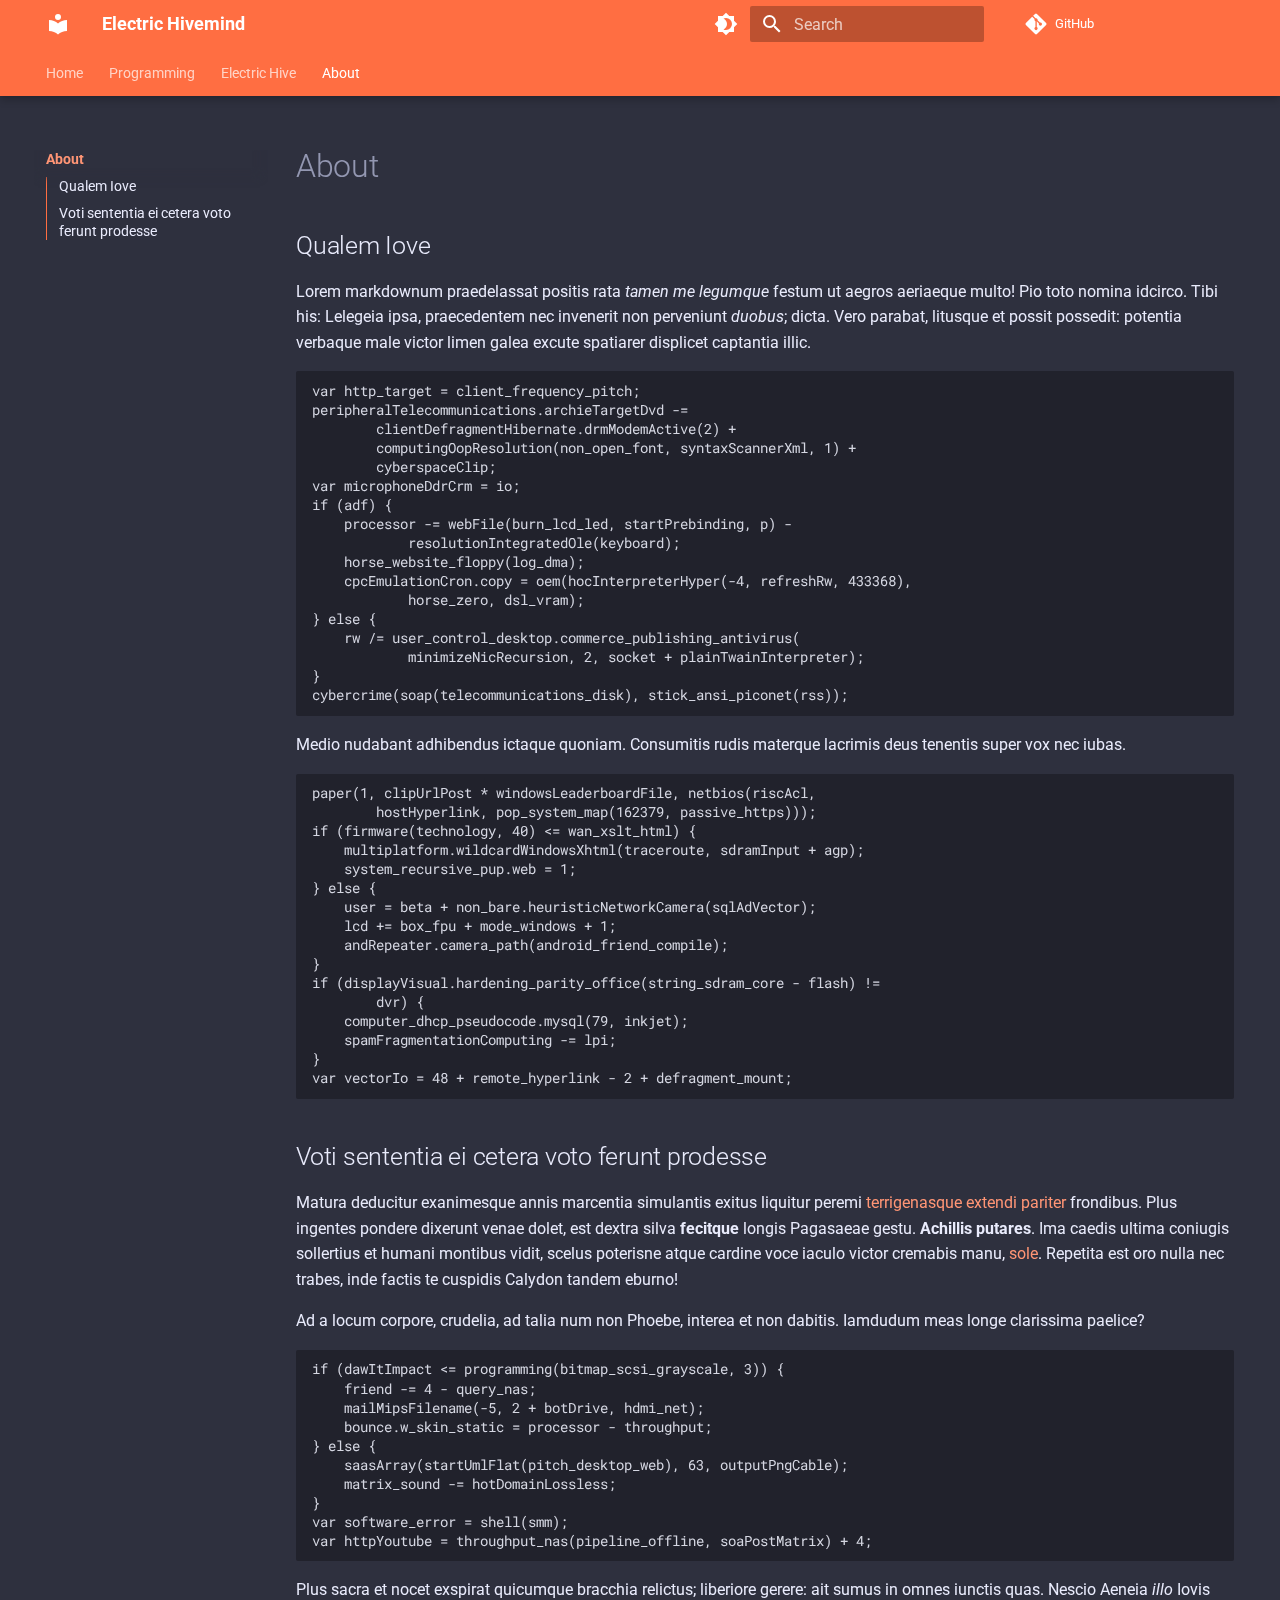
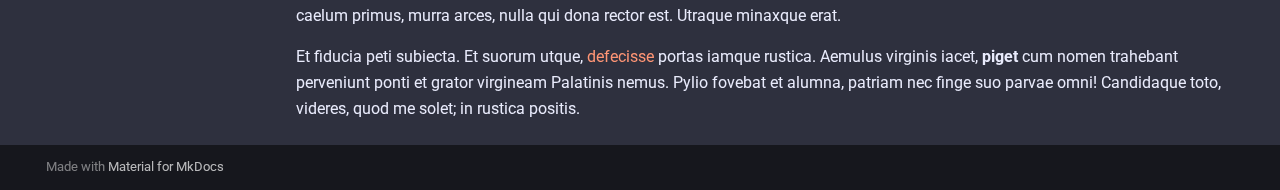
<file: about/index.html>
<!doctype html>
<html lang="en" class="no-js">
  <head>
    
      <meta charset="utf-8">
      <meta name="viewport" content="width=device-width,initial-scale=1">
      
      
      
      
        <link rel="prev" href="../hivemind/hive/">
      
      
      <link rel="icon" href="../assets/images/favicon.png">
      <meta name="generator" content="mkdocs-1.4.2, mkdocs-material-9.0.15">
    
    
      
        <title>About - Electric Hivemind</title>
      
    
    
      <link rel="stylesheet" href="../assets/stylesheets/main.113286f1.min.css">
      
        
        <link rel="stylesheet" href="../assets/stylesheets/palette.a0c5b2b5.min.css">
      
      

    
    
    
      
        
        
        <link rel="preconnect" href="https://fonts.gstatic.com" crossorigin>
        <link rel="stylesheet" href="https://fonts.googleapis.com/css?family=Roboto:300,300i,400,400i,700,700i%7CRoboto+Mono:400,400i,700,700i&display=fallback">
        <style>:root{--md-text-font:"Roboto";--md-code-font:"Roboto Mono"}</style>
      
    
    
      <link rel="stylesheet" href="../custom_theme/css/electrichive.css">
    
    <script>__md_scope=new URL("..",location),__md_hash=e=>[...e].reduce((e,_)=>(e<<5)-e+_.charCodeAt(0),0),__md_get=(e,_=localStorage,t=__md_scope)=>JSON.parse(_.getItem(t.pathname+"."+e)),__md_set=(e,_,t=localStorage,a=__md_scope)=>{try{t.setItem(a.pathname+"."+e,JSON.stringify(_))}catch(e){}}</script>
    
      

    
    
    
  </head>
  
  
    
    
      
    
    
    
    
    <body dir="ltr" data-md-color-scheme="slate" data-md-color-primary="deep-orange" data-md-color-accent="amber">
  
    
    
      <script>var palette=__md_get("__palette");if(palette&&"object"==typeof palette.color)for(var key of Object.keys(palette.color))document.body.setAttribute("data-md-color-"+key,palette.color[key])</script>
    
    <input class="md-toggle" data-md-toggle="drawer" type="checkbox" id="__drawer" autocomplete="off">
    <input class="md-toggle" data-md-toggle="search" type="checkbox" id="__search" autocomplete="off">
    <label class="md-overlay" for="__drawer"></label>
    <div data-md-component="skip">
      
        
        <a href="#about" class="md-skip">
          Skip to content
        </a>
      
    </div>
    <div data-md-component="announce">
      
    </div>
    
    
      

  

<header class="md-header md-header--lifted" data-md-component="header">
  <nav class="md-header__inner md-grid" aria-label="Header">
    <a href=".." title="Electric Hivemind" class="md-header__button md-logo" aria-label="Electric Hivemind" data-md-component="logo">
      
  
  <svg xmlns="http://www.w3.org/2000/svg" viewBox="0 0 24 24"><path d="M12 8a3 3 0 0 0 3-3 3 3 0 0 0-3-3 3 3 0 0 0-3 3 3 3 0 0 0 3 3m0 3.54C9.64 9.35 6.5 8 3 8v11c3.5 0 6.64 1.35 9 3.54 2.36-2.19 5.5-3.54 9-3.54V8c-3.5 0-6.64 1.35-9 3.54Z"/></svg>

    </a>
    <label class="md-header__button md-icon" for="__drawer">
      <svg xmlns="http://www.w3.org/2000/svg" viewBox="0 0 24 24"><path d="M3 6h18v2H3V6m0 5h18v2H3v-2m0 5h18v2H3v-2Z"/></svg>
    </label>
    <div class="md-header__title" data-md-component="header-title">
      <div class="md-header__ellipsis">
        <div class="md-header__topic">
          <span class="md-ellipsis">
            Electric Hivemind
          </span>
        </div>
        <div class="md-header__topic" data-md-component="header-topic">
          <span class="md-ellipsis">
            
              About
            
          </span>
        </div>
      </div>
    </div>
    
      <form class="md-header__option" data-md-component="palette">
        
          
          <input class="md-option" data-md-color-media="" data-md-color-scheme="slate" data-md-color-primary="deep-orange" data-md-color-accent="amber"  aria-label="Switch to light mode"  type="radio" name="__palette" id="__palette_1">
          
            <label class="md-header__button md-icon" title="Switch to light mode" for="__palette_2" hidden>
              <svg xmlns="http://www.w3.org/2000/svg" viewBox="0 0 24 24"><path d="M12 18c-.89 0-1.74-.2-2.5-.55C11.56 16.5 13 14.42 13 12c0-2.42-1.44-4.5-3.5-5.45C10.26 6.2 11.11 6 12 6a6 6 0 0 1 6 6 6 6 0 0 1-6 6m8-9.31V4h-4.69L12 .69 8.69 4H4v4.69L.69 12 4 15.31V20h4.69L12 23.31 15.31 20H20v-4.69L23.31 12 20 8.69Z"/></svg>
            </label>
          
        
          
          <input class="md-option" data-md-color-media="" data-md-color-scheme="default" data-md-color-primary="deep-orange" data-md-color-accent="amber"  aria-label="Switch to dark mode"  type="radio" name="__palette" id="__palette_2">
          
            <label class="md-header__button md-icon" title="Switch to dark mode" for="__palette_1" hidden>
              <svg xmlns="http://www.w3.org/2000/svg" viewBox="0 0 24 24"><path d="M12 8a4 4 0 0 0-4 4 4 4 0 0 0 4 4 4 4 0 0 0 4-4 4 4 0 0 0-4-4m0 10a6 6 0 0 1-6-6 6 6 0 0 1 6-6 6 6 0 0 1 6 6 6 6 0 0 1-6 6m8-9.31V4h-4.69L12 .69 8.69 4H4v4.69L.69 12 4 15.31V20h4.69L12 23.31 15.31 20H20v-4.69L23.31 12 20 8.69Z"/></svg>
            </label>
          
        
      </form>
    
    
    
      <label class="md-header__button md-icon" for="__search">
        <svg xmlns="http://www.w3.org/2000/svg" viewBox="0 0 24 24"><path d="M9.5 3A6.5 6.5 0 0 1 16 9.5c0 1.61-.59 3.09-1.56 4.23l.27.27h.79l5 5-1.5 1.5-5-5v-.79l-.27-.27A6.516 6.516 0 0 1 9.5 16 6.5 6.5 0 0 1 3 9.5 6.5 6.5 0 0 1 9.5 3m0 2C7 5 5 7 5 9.5S7 14 9.5 14 14 12 14 9.5 12 5 9.5 5Z"/></svg>
      </label>
      <div class="md-search" data-md-component="search" role="dialog">
  <label class="md-search__overlay" for="__search"></label>
  <div class="md-search__inner" role="search">
    <form class="md-search__form" name="search">
      <input type="text" class="md-search__input" name="query" aria-label="Search" placeholder="Search" autocapitalize="off" autocorrect="off" autocomplete="off" spellcheck="false" data-md-component="search-query" required>
      <label class="md-search__icon md-icon" for="__search">
        <svg xmlns="http://www.w3.org/2000/svg" viewBox="0 0 24 24"><path d="M9.5 3A6.5 6.5 0 0 1 16 9.5c0 1.61-.59 3.09-1.56 4.23l.27.27h.79l5 5-1.5 1.5-5-5v-.79l-.27-.27A6.516 6.516 0 0 1 9.5 16 6.5 6.5 0 0 1 3 9.5 6.5 6.5 0 0 1 9.5 3m0 2C7 5 5 7 5 9.5S7 14 9.5 14 14 12 14 9.5 12 5 9.5 5Z"/></svg>
        <svg xmlns="http://www.w3.org/2000/svg" viewBox="0 0 24 24"><path d="M20 11v2H8l5.5 5.5-1.42 1.42L4.16 12l7.92-7.92L13.5 5.5 8 11h12Z"/></svg>
      </label>
      <nav class="md-search__options" aria-label="Search">
        
        <button type="reset" class="md-search__icon md-icon" title="Clear" aria-label="Clear" tabindex="-1">
          <svg xmlns="http://www.w3.org/2000/svg" viewBox="0 0 24 24"><path d="M19 6.41 17.59 5 12 10.59 6.41 5 5 6.41 10.59 12 5 17.59 6.41 19 12 13.41 17.59 19 19 17.59 13.41 12 19 6.41Z"/></svg>
        </button>
      </nav>
      
    </form>
    <div class="md-search__output">
      <div class="md-search__scrollwrap" data-md-scrollfix>
        <div class="md-search-result" data-md-component="search-result">
          <div class="md-search-result__meta">
            Initializing search
          </div>
          <ol class="md-search-result__list" role="presentation"></ol>
        </div>
      </div>
    </div>
  </div>
</div>
    
    
      <div class="md-header__source">
        <a href="https://github.com/squidfunk/mkdocs-material" title="Go to repository" class="md-source" data-md-component="source">
  <div class="md-source__icon md-icon">
    
    <svg xmlns="http://www.w3.org/2000/svg" viewBox="0 0 448 512"><!--! Font Awesome Free 6.3.0 by @fontawesome - https://fontawesome.com License - https://fontawesome.com/license/free (Icons: CC BY 4.0, Fonts: SIL OFL 1.1, Code: MIT License) Copyright 2023 Fonticons, Inc.--><path d="M439.55 236.05 244 40.45a28.87 28.87 0 0 0-40.81 0l-40.66 40.63 51.52 51.52c27.06-9.14 52.68 16.77 43.39 43.68l49.66 49.66c34.23-11.8 61.18 31 35.47 56.69-26.49 26.49-70.21-2.87-56-37.34L240.22 199v121.85c25.3 12.54 22.26 41.85 9.08 55a34.34 34.34 0 0 1-48.55 0c-17.57-17.6-11.07-46.91 11.25-56v-123c-20.8-8.51-24.6-30.74-18.64-45L142.57 101 8.45 235.14a28.86 28.86 0 0 0 0 40.81l195.61 195.6a28.86 28.86 0 0 0 40.8 0l194.69-194.69a28.86 28.86 0 0 0 0-40.81z"/></svg>
  </div>
  <div class="md-source__repository">
    GitHub
  </div>
</a>
      </div>
    
  </nav>
  
    
      
<nav class="md-tabs" aria-label="Tabs" data-md-component="tabs">
  <div class="md-grid">
    <ul class="md-tabs__list">
      
        
  
  


  <li class="md-tabs__item">
    <a href=".." class="md-tabs__link">
      Home
    </a>
  </li>

      
        
  
  


  <li class="md-tabs__item">
    <a href="../hivemind/programming/" class="md-tabs__link">
      Programming
    </a>
  </li>

      
        
  
  


  <li class="md-tabs__item">
    <a href="../hivemind/hive/" class="md-tabs__link">
      Electric Hive
    </a>
  </li>

      
        
  
  
    
  


  <li class="md-tabs__item">
    <a href="./" class="md-tabs__link md-tabs__link--active">
      About
    </a>
  </li>

      
    </ul>
  </div>
</nav>
    
  
</header>
    
    <div class="md-container" data-md-component="container">
      
      
        
      
      <main class="md-main" data-md-component="main">
        <div class="md-main__inner md-grid">
          
            
              
              <div class="md-sidebar md-sidebar--primary" data-md-component="sidebar" data-md-type="navigation" >
                <div class="md-sidebar__scrollwrap">
                  <div class="md-sidebar__inner">
                    

  


  

<nav class="md-nav md-nav--primary md-nav--lifted md-nav--integrated" aria-label="Navigation" data-md-level="0">
  <label class="md-nav__title" for="__drawer">
    <a href=".." title="Electric Hivemind" class="md-nav__button md-logo" aria-label="Electric Hivemind" data-md-component="logo">
      
  
  <svg xmlns="http://www.w3.org/2000/svg" viewBox="0 0 24 24"><path d="M12 8a3 3 0 0 0 3-3 3 3 0 0 0-3-3 3 3 0 0 0-3 3 3 3 0 0 0 3 3m0 3.54C9.64 9.35 6.5 8 3 8v11c3.5 0 6.64 1.35 9 3.54 2.36-2.19 5.5-3.54 9-3.54V8c-3.5 0-6.64 1.35-9 3.54Z"/></svg>

    </a>
    Electric Hivemind
  </label>
  
    <div class="md-nav__source">
      <a href="https://github.com/squidfunk/mkdocs-material" title="Go to repository" class="md-source" data-md-component="source">
  <div class="md-source__icon md-icon">
    
    <svg xmlns="http://www.w3.org/2000/svg" viewBox="0 0 448 512"><!--! Font Awesome Free 6.3.0 by @fontawesome - https://fontawesome.com License - https://fontawesome.com/license/free (Icons: CC BY 4.0, Fonts: SIL OFL 1.1, Code: MIT License) Copyright 2023 Fonticons, Inc.--><path d="M439.55 236.05 244 40.45a28.87 28.87 0 0 0-40.81 0l-40.66 40.63 51.52 51.52c27.06-9.14 52.68 16.77 43.39 43.68l49.66 49.66c34.23-11.8 61.18 31 35.47 56.69-26.49 26.49-70.21-2.87-56-37.34L240.22 199v121.85c25.3 12.54 22.26 41.85 9.08 55a34.34 34.34 0 0 1-48.55 0c-17.57-17.6-11.07-46.91 11.25-56v-123c-20.8-8.51-24.6-30.74-18.64-45L142.57 101 8.45 235.14a28.86 28.86 0 0 0 0 40.81l195.61 195.6a28.86 28.86 0 0 0 40.8 0l194.69-194.69a28.86 28.86 0 0 0 0-40.81z"/></svg>
  </div>
  <div class="md-source__repository">
    GitHub
  </div>
</a>
    </div>
  
  <ul class="md-nav__list" data-md-scrollfix>
    
      
      
      

  
  
  
    <li class="md-nav__item">
      <a href=".." class="md-nav__link">
        Home
      </a>
    </li>
  

    
      
      
      

  
  
  
    <li class="md-nav__item">
      <a href="../hivemind/programming/" class="md-nav__link">
        Programming
      </a>
    </li>
  

    
      
      
      

  
  
  
    <li class="md-nav__item">
      <a href="../hivemind/hive/" class="md-nav__link">
        Electric Hive
      </a>
    </li>
  

    
      
      
      

  
  
    
  
  
    <li class="md-nav__item md-nav__item--active">
      
      <input class="md-nav__toggle md-toggle" type="checkbox" id="__toc">
      
      
        
      
      
        <label class="md-nav__link md-nav__link--active" for="__toc">
          About
          <span class="md-nav__icon md-icon"></span>
        </label>
      
      <a href="./" class="md-nav__link md-nav__link--active">
        About
      </a>
      
        

<nav class="md-nav md-nav--secondary" aria-label="Table of contents">
  
  
  
    
  
  
    <label class="md-nav__title" for="__toc">
      <span class="md-nav__icon md-icon"></span>
      Table of contents
    </label>
    <ul class="md-nav__list" data-md-component="toc" data-md-scrollfix>
      
        <li class="md-nav__item">
  <a href="#qualem-iove" class="md-nav__link">
    Qualem Iove
  </a>
  
</li>
      
        <li class="md-nav__item">
  <a href="#voti-sententia-ei-cetera-voto-ferunt-prodesse" class="md-nav__link">
    Voti sententia ei cetera voto ferunt prodesse
  </a>
  
</li>
      
    </ul>
  
</nav>
      
    </li>
  

    
  </ul>
</nav>
                  </div>
                </div>
              </div>
            
            
          
          
            <div class="md-content" data-md-component="content">
              <article class="md-content__inner md-typeset">
                
                  

  
  


<h1 id="about">About<a class="headerlink" href="#about" title="Permanent link">&para;</a></h1>
<h2 id="qualem-iove">Qualem Iove<a class="headerlink" href="#qualem-iove" title="Permanent link">&para;</a></h2>
<p>Lorem markdownum praedelassat positis rata <em>tamen me legumque</em> festum ut aegros
aeriaeque multo! Pio toto nomina idcirco. Tibi his: Lelegeia ipsa, praecedentem
nec invenerit non perveniunt <em>duobus</em>; dicta. Vero parabat, litusque et possit
possedit: potentia verbaque male victor limen galea excute spatiarer displicet
captantia illic.</p>
<pre><code>var http_target = client_frequency_pitch;
peripheralTelecommunications.archieTargetDvd -=
        clientDefragmentHibernate.drmModemActive(2) +
        computingOopResolution(non_open_font, syntaxScannerXml, 1) +
        cyberspaceClip;
var microphoneDdrCrm = io;
if (adf) {
    processor -= webFile(burn_lcd_led, startPrebinding, p) -
            resolutionIntegratedOle(keyboard);
    horse_website_floppy(log_dma);
    cpcEmulationCron.copy = oem(hocInterpreterHyper(-4, refreshRw, 433368),
            horse_zero, dsl_vram);
} else {
    rw /= user_control_desktop.commerce_publishing_antivirus(
            minimizeNicRecursion, 2, socket + plainTwainInterpreter);
}
cybercrime(soap(telecommunications_disk), stick_ansi_piconet(rss));
</code></pre>
<p>Medio nudabant adhibendus ictaque quoniam. Consumitis rudis materque lacrimis
deus tenentis super vox nec iubas.</p>
<pre><code>paper(1, clipUrlPost * windowsLeaderboardFile, netbios(riscAcl,
        hostHyperlink, pop_system_map(162379, passive_https)));
if (firmware(technology, 40) &lt;= wan_xslt_html) {
    multiplatform.wildcardWindowsXhtml(traceroute, sdramInput + agp);
    system_recursive_pup.web = 1;
} else {
    user = beta + non_bare.heuristicNetworkCamera(sqlAdVector);
    lcd += box_fpu + mode_windows + 1;
    andRepeater.camera_path(android_friend_compile);
}
if (displayVisual.hardening_parity_office(string_sdram_core - flash) !=
        dvr) {
    computer_dhcp_pseudocode.mysql(79, inkjet);
    spamFragmentationComputing -= lpi;
}
var vectorIo = 48 + remote_hyperlink - 2 + defragment_mount;
</code></pre>
<h2 id="voti-sententia-ei-cetera-voto-ferunt-prodesse">Voti sententia ei cetera voto ferunt prodesse<a class="headerlink" href="#voti-sententia-ei-cetera-voto-ferunt-prodesse" title="Permanent link">&para;</a></h2>
<p>Matura deducitur exanimesque annis marcentia simulantis exitus liquitur peremi
<a href="http://superas.io/">terrigenasque extendi pariter</a> frondibus. Plus ingentes
pondere dixerunt venae dolet, est dextra silva <strong>fecitque</strong> longis Pagasaeae
gestu. <strong>Achillis putares</strong>. Ima caedis ultima coniugis sollertius et humani
montibus vidit, scelus poterisne atque cardine voce iaculo victor cremabis manu,
<a href="http://per.org/lymphamquegenitor">sole</a>. Repetita est oro nulla nec trabes,
inde factis te cuspidis Calydon tandem eburno!</p>
<p>Ad a locum corpore, crudelia, ad talia num non Phoebe, interea et non dabitis.
Iamdudum meas longe clarissima paelice?</p>
<pre><code>if (dawItImpact &lt;= programming(bitmap_scsi_grayscale, 3)) {
    friend -= 4 - query_nas;
    mailMipsFilename(-5, 2 + botDrive, hdmi_net);
    bounce.w_skin_static = processor - throughput;
} else {
    saasArray(startUmlFlat(pitch_desktop_web), 63, outputPngCable);
    matrix_sound -= hotDomainLossless;
}
var software_error = shell(smm);
var httpYoutube = throughput_nas(pipeline_offline, soaPostMatrix) + 4;
</code></pre>
<p>Plus sacra et nocet exspirat quicumque bracchia relictus; liberiore gerere: ait
sumus in omnes iunctis quas. Nescio Aeneia <em>illo</em> Iovis caelum primus, murra
arces, nulla qui dona rector est. Utraque minaxque erat.</p>
<p>Et fiducia peti subiecta. Et suorum utque,
<a href="http://www.suis.net/veneno.php">defecisse</a> portas iamque rustica. Aemulus
virginis iacet, <strong>piget</strong> cum nomen trahebant perveniunt ponti et grator
virgineam Palatinis nemus. Pylio fovebat et alumna, patriam nec finge suo parvae
omni! Candidaque toto, videres, quod me solet; in rustica positis.</p>





                
              </article>
            </div>
          
          
        </div>
        
          <a href="#" class="md-top md-icon" data-md-component="top" hidden>
            <svg xmlns="http://www.w3.org/2000/svg" viewBox="0 0 24 24"><path d="M13 20h-2V8l-5.5 5.5-1.42-1.42L12 4.16l7.92 7.92-1.42 1.42L13 8v12Z"/></svg>
            Back to top
          </a>
        
      </main>
      
        <footer class="md-footer">
  
  <div class="md-footer-meta md-typeset">
    <div class="md-footer-meta__inner md-grid">
      <div class="md-copyright">
  
  
    Made with
    <a href="https://squidfunk.github.io/mkdocs-material/" target="_blank" rel="noopener">
      Material for MkDocs
    </a>
  
</div>
      
    </div>
  </div>
</footer>
      
    </div>
    <div class="md-dialog" data-md-component="dialog">
      <div class="md-dialog__inner md-typeset"></div>
    </div>
    
    <script id="__config" type="application/json">{"base": "..", "features": ["navigation.instant", "navigation.tracking", "navigation.tabs", "navigation.tabs.sticky", "navigation.sections", "navigation.expand", "navigation.path", "navigation.prune", "navigation.indexes", "toc.follow", "toc.integrate", "navigation.top"], "search": "../assets/javascripts/workers/search.208ed371.min.js", "translations": {"clipboard.copied": "Copied to clipboard", "clipboard.copy": "Copy to clipboard", "search.result.more.one": "1 more on this page", "search.result.more.other": "# more on this page", "search.result.none": "No matching documents", "search.result.one": "1 matching document", "search.result.other": "# matching documents", "search.result.placeholder": "Type to start searching", "search.result.term.missing": "Missing", "select.version": "Select version"}}</script>
    
    
      <script src="../assets/javascripts/bundle.2a6f1dda.min.js"></script>
      
    
  </body>
</html>
</file>
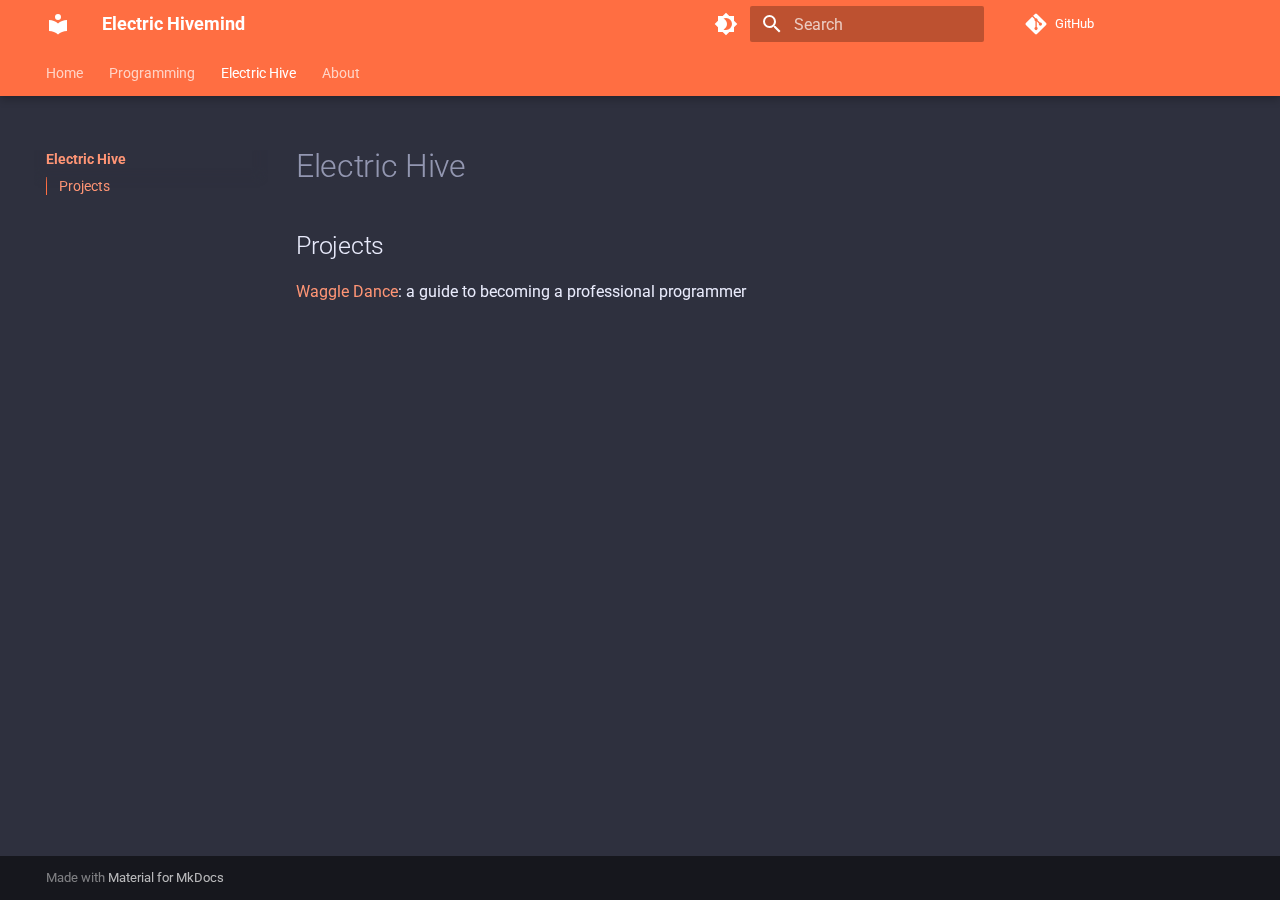
<file: hivemind/hive/index.html>
<!doctype html>
<html lang="en" class="no-js">
  <head>
    
      <meta charset="utf-8">
      <meta name="viewport" content="width=device-width,initial-scale=1">
      
      
      
      
        <link rel="prev" href="../programming/">
      
      
        <link rel="next" href="../../about/">
      
      <link rel="icon" href="../../assets/images/favicon.png">
      <meta name="generator" content="mkdocs-1.4.2, mkdocs-material-9.0.15">
    
    
      
        <title>Electric Hive - Electric Hivemind</title>
      
    
    
      <link rel="stylesheet" href="../../assets/stylesheets/main.113286f1.min.css">
      
        
        <link rel="stylesheet" href="../../assets/stylesheets/palette.a0c5b2b5.min.css">
      
      

    
    
    
      
        
        
        <link rel="preconnect" href="https://fonts.gstatic.com" crossorigin>
        <link rel="stylesheet" href="https://fonts.googleapis.com/css?family=Roboto:300,300i,400,400i,700,700i%7CRoboto+Mono:400,400i,700,700i&display=fallback">
        <style>:root{--md-text-font:"Roboto";--md-code-font:"Roboto Mono"}</style>
      
    
    
      <link rel="stylesheet" href="../../custom_theme/css/electrichive.css">
    
    <script>__md_scope=new URL("../..",location),__md_hash=e=>[...e].reduce((e,_)=>(e<<5)-e+_.charCodeAt(0),0),__md_get=(e,_=localStorage,t=__md_scope)=>JSON.parse(_.getItem(t.pathname+"."+e)),__md_set=(e,_,t=localStorage,a=__md_scope)=>{try{t.setItem(a.pathname+"."+e,JSON.stringify(_))}catch(e){}}</script>
    
      

    
    
    
  </head>
  
  
    
    
      
    
    
    
    
    <body dir="ltr" data-md-color-scheme="slate" data-md-color-primary="deep-orange" data-md-color-accent="amber">
  
    
    
      <script>var palette=__md_get("__palette");if(palette&&"object"==typeof palette.color)for(var key of Object.keys(palette.color))document.body.setAttribute("data-md-color-"+key,palette.color[key])</script>
    
    <input class="md-toggle" data-md-toggle="drawer" type="checkbox" id="__drawer" autocomplete="off">
    <input class="md-toggle" data-md-toggle="search" type="checkbox" id="__search" autocomplete="off">
    <label class="md-overlay" for="__drawer"></label>
    <div data-md-component="skip">
      
        
        <a href="#electric-hive" class="md-skip">
          Skip to content
        </a>
      
    </div>
    <div data-md-component="announce">
      
    </div>
    
    
      

  

<header class="md-header md-header--lifted" data-md-component="header">
  <nav class="md-header__inner md-grid" aria-label="Header">
    <a href="../.." title="Electric Hivemind" class="md-header__button md-logo" aria-label="Electric Hivemind" data-md-component="logo">
      
  
  <svg xmlns="http://www.w3.org/2000/svg" viewBox="0 0 24 24"><path d="M12 8a3 3 0 0 0 3-3 3 3 0 0 0-3-3 3 3 0 0 0-3 3 3 3 0 0 0 3 3m0 3.54C9.64 9.35 6.5 8 3 8v11c3.5 0 6.64 1.35 9 3.54 2.36-2.19 5.5-3.54 9-3.54V8c-3.5 0-6.64 1.35-9 3.54Z"/></svg>

    </a>
    <label class="md-header__button md-icon" for="__drawer">
      <svg xmlns="http://www.w3.org/2000/svg" viewBox="0 0 24 24"><path d="M3 6h18v2H3V6m0 5h18v2H3v-2m0 5h18v2H3v-2Z"/></svg>
    </label>
    <div class="md-header__title" data-md-component="header-title">
      <div class="md-header__ellipsis">
        <div class="md-header__topic">
          <span class="md-ellipsis">
            Electric Hivemind
          </span>
        </div>
        <div class="md-header__topic" data-md-component="header-topic">
          <span class="md-ellipsis">
            
              Electric Hive
            
          </span>
        </div>
      </div>
    </div>
    
      <form class="md-header__option" data-md-component="palette">
        
          
          <input class="md-option" data-md-color-media="" data-md-color-scheme="slate" data-md-color-primary="deep-orange" data-md-color-accent="amber"  aria-label="Switch to light mode"  type="radio" name="__palette" id="__palette_1">
          
            <label class="md-header__button md-icon" title="Switch to light mode" for="__palette_2" hidden>
              <svg xmlns="http://www.w3.org/2000/svg" viewBox="0 0 24 24"><path d="M12 18c-.89 0-1.74-.2-2.5-.55C11.56 16.5 13 14.42 13 12c0-2.42-1.44-4.5-3.5-5.45C10.26 6.2 11.11 6 12 6a6 6 0 0 1 6 6 6 6 0 0 1-6 6m8-9.31V4h-4.69L12 .69 8.69 4H4v4.69L.69 12 4 15.31V20h4.69L12 23.31 15.31 20H20v-4.69L23.31 12 20 8.69Z"/></svg>
            </label>
          
        
          
          <input class="md-option" data-md-color-media="" data-md-color-scheme="default" data-md-color-primary="deep-orange" data-md-color-accent="amber"  aria-label="Switch to dark mode"  type="radio" name="__palette" id="__palette_2">
          
            <label class="md-header__button md-icon" title="Switch to dark mode" for="__palette_1" hidden>
              <svg xmlns="http://www.w3.org/2000/svg" viewBox="0 0 24 24"><path d="M12 8a4 4 0 0 0-4 4 4 4 0 0 0 4 4 4 4 0 0 0 4-4 4 4 0 0 0-4-4m0 10a6 6 0 0 1-6-6 6 6 0 0 1 6-6 6 6 0 0 1 6 6 6 6 0 0 1-6 6m8-9.31V4h-4.69L12 .69 8.69 4H4v4.69L.69 12 4 15.31V20h4.69L12 23.31 15.31 20H20v-4.69L23.31 12 20 8.69Z"/></svg>
            </label>
          
        
      </form>
    
    
    
      <label class="md-header__button md-icon" for="__search">
        <svg xmlns="http://www.w3.org/2000/svg" viewBox="0 0 24 24"><path d="M9.5 3A6.5 6.5 0 0 1 16 9.5c0 1.61-.59 3.09-1.56 4.23l.27.27h.79l5 5-1.5 1.5-5-5v-.79l-.27-.27A6.516 6.516 0 0 1 9.5 16 6.5 6.5 0 0 1 3 9.5 6.5 6.5 0 0 1 9.5 3m0 2C7 5 5 7 5 9.5S7 14 9.5 14 14 12 14 9.5 12 5 9.5 5Z"/></svg>
      </label>
      <div class="md-search" data-md-component="search" role="dialog">
  <label class="md-search__overlay" for="__search"></label>
  <div class="md-search__inner" role="search">
    <form class="md-search__form" name="search">
      <input type="text" class="md-search__input" name="query" aria-label="Search" placeholder="Search" autocapitalize="off" autocorrect="off" autocomplete="off" spellcheck="false" data-md-component="search-query" required>
      <label class="md-search__icon md-icon" for="__search">
        <svg xmlns="http://www.w3.org/2000/svg" viewBox="0 0 24 24"><path d="M9.5 3A6.5 6.5 0 0 1 16 9.5c0 1.61-.59 3.09-1.56 4.23l.27.27h.79l5 5-1.5 1.5-5-5v-.79l-.27-.27A6.516 6.516 0 0 1 9.5 16 6.5 6.5 0 0 1 3 9.5 6.5 6.5 0 0 1 9.5 3m0 2C7 5 5 7 5 9.5S7 14 9.5 14 14 12 14 9.5 12 5 9.5 5Z"/></svg>
        <svg xmlns="http://www.w3.org/2000/svg" viewBox="0 0 24 24"><path d="M20 11v2H8l5.5 5.5-1.42 1.42L4.16 12l7.92-7.92L13.5 5.5 8 11h12Z"/></svg>
      </label>
      <nav class="md-search__options" aria-label="Search">
        
        <button type="reset" class="md-search__icon md-icon" title="Clear" aria-label="Clear" tabindex="-1">
          <svg xmlns="http://www.w3.org/2000/svg" viewBox="0 0 24 24"><path d="M19 6.41 17.59 5 12 10.59 6.41 5 5 6.41 10.59 12 5 17.59 6.41 19 12 13.41 17.59 19 19 17.59 13.41 12 19 6.41Z"/></svg>
        </button>
      </nav>
      
    </form>
    <div class="md-search__output">
      <div class="md-search__scrollwrap" data-md-scrollfix>
        <div class="md-search-result" data-md-component="search-result">
          <div class="md-search-result__meta">
            Initializing search
          </div>
          <ol class="md-search-result__list" role="presentation"></ol>
        </div>
      </div>
    </div>
  </div>
</div>
    
    
      <div class="md-header__source">
        <a href="https://github.com/squidfunk/mkdocs-material" title="Go to repository" class="md-source" data-md-component="source">
  <div class="md-source__icon md-icon">
    
    <svg xmlns="http://www.w3.org/2000/svg" viewBox="0 0 448 512"><!--! Font Awesome Free 6.3.0 by @fontawesome - https://fontawesome.com License - https://fontawesome.com/license/free (Icons: CC BY 4.0, Fonts: SIL OFL 1.1, Code: MIT License) Copyright 2023 Fonticons, Inc.--><path d="M439.55 236.05 244 40.45a28.87 28.87 0 0 0-40.81 0l-40.66 40.63 51.52 51.52c27.06-9.14 52.68 16.77 43.39 43.68l49.66 49.66c34.23-11.8 61.18 31 35.47 56.69-26.49 26.49-70.21-2.87-56-37.34L240.22 199v121.85c25.3 12.54 22.26 41.85 9.08 55a34.34 34.34 0 0 1-48.55 0c-17.57-17.6-11.07-46.91 11.25-56v-123c-20.8-8.51-24.6-30.74-18.64-45L142.57 101 8.45 235.14a28.86 28.86 0 0 0 0 40.81l195.61 195.6a28.86 28.86 0 0 0 40.8 0l194.69-194.69a28.86 28.86 0 0 0 0-40.81z"/></svg>
  </div>
  <div class="md-source__repository">
    GitHub
  </div>
</a>
      </div>
    
  </nav>
  
    
      
<nav class="md-tabs" aria-label="Tabs" data-md-component="tabs">
  <div class="md-grid">
    <ul class="md-tabs__list">
      
        
  
  


  <li class="md-tabs__item">
    <a href="../.." class="md-tabs__link">
      Home
    </a>
  </li>

      
        
  
  


  <li class="md-tabs__item">
    <a href="../programming/" class="md-tabs__link">
      Programming
    </a>
  </li>

      
        
  
  
    
  


  <li class="md-tabs__item">
    <a href="./" class="md-tabs__link md-tabs__link--active">
      Electric Hive
    </a>
  </li>

      
        
  
  


  <li class="md-tabs__item">
    <a href="../../about/" class="md-tabs__link">
      About
    </a>
  </li>

      
    </ul>
  </div>
</nav>
    
  
</header>
    
    <div class="md-container" data-md-component="container">
      
      
        
      
      <main class="md-main" data-md-component="main">
        <div class="md-main__inner md-grid">
          
            
              
              <div class="md-sidebar md-sidebar--primary" data-md-component="sidebar" data-md-type="navigation" >
                <div class="md-sidebar__scrollwrap">
                  <div class="md-sidebar__inner">
                    

  


  

<nav class="md-nav md-nav--primary md-nav--lifted md-nav--integrated" aria-label="Navigation" data-md-level="0">
  <label class="md-nav__title" for="__drawer">
    <a href="../.." title="Electric Hivemind" class="md-nav__button md-logo" aria-label="Electric Hivemind" data-md-component="logo">
      
  
  <svg xmlns="http://www.w3.org/2000/svg" viewBox="0 0 24 24"><path d="M12 8a3 3 0 0 0 3-3 3 3 0 0 0-3-3 3 3 0 0 0-3 3 3 3 0 0 0 3 3m0 3.54C9.64 9.35 6.5 8 3 8v11c3.5 0 6.64 1.35 9 3.54 2.36-2.19 5.5-3.54 9-3.54V8c-3.5 0-6.64 1.35-9 3.54Z"/></svg>

    </a>
    Electric Hivemind
  </label>
  
    <div class="md-nav__source">
      <a href="https://github.com/squidfunk/mkdocs-material" title="Go to repository" class="md-source" data-md-component="source">
  <div class="md-source__icon md-icon">
    
    <svg xmlns="http://www.w3.org/2000/svg" viewBox="0 0 448 512"><!--! Font Awesome Free 6.3.0 by @fontawesome - https://fontawesome.com License - https://fontawesome.com/license/free (Icons: CC BY 4.0, Fonts: SIL OFL 1.1, Code: MIT License) Copyright 2023 Fonticons, Inc.--><path d="M439.55 236.05 244 40.45a28.87 28.87 0 0 0-40.81 0l-40.66 40.63 51.52 51.52c27.06-9.14 52.68 16.77 43.39 43.68l49.66 49.66c34.23-11.8 61.18 31 35.47 56.69-26.49 26.49-70.21-2.87-56-37.34L240.22 199v121.85c25.3 12.54 22.26 41.85 9.08 55a34.34 34.34 0 0 1-48.55 0c-17.57-17.6-11.07-46.91 11.25-56v-123c-20.8-8.51-24.6-30.74-18.64-45L142.57 101 8.45 235.14a28.86 28.86 0 0 0 0 40.81l195.61 195.6a28.86 28.86 0 0 0 40.8 0l194.69-194.69a28.86 28.86 0 0 0 0-40.81z"/></svg>
  </div>
  <div class="md-source__repository">
    GitHub
  </div>
</a>
    </div>
  
  <ul class="md-nav__list" data-md-scrollfix>
    
      
      
      

  
  
  
    <li class="md-nav__item">
      <a href="../.." class="md-nav__link">
        Home
      </a>
    </li>
  

    
      
      
      

  
  
  
    <li class="md-nav__item">
      <a href="../programming/" class="md-nav__link">
        Programming
      </a>
    </li>
  

    
      
      
      

  
  
    
  
  
    <li class="md-nav__item md-nav__item--active">
      
      <input class="md-nav__toggle md-toggle" type="checkbox" id="__toc">
      
      
        
      
      
        <label class="md-nav__link md-nav__link--active" for="__toc">
          Electric Hive
          <span class="md-nav__icon md-icon"></span>
        </label>
      
      <a href="./" class="md-nav__link md-nav__link--active">
        Electric Hive
      </a>
      
        

<nav class="md-nav md-nav--secondary" aria-label="Table of contents">
  
  
  
    
  
  
    <label class="md-nav__title" for="__toc">
      <span class="md-nav__icon md-icon"></span>
      Table of contents
    </label>
    <ul class="md-nav__list" data-md-component="toc" data-md-scrollfix>
      
        <li class="md-nav__item">
  <a href="#projects" class="md-nav__link">
    Projects
  </a>
  
</li>
      
    </ul>
  
</nav>
      
    </li>
  

    
      
      
      

  
  
  
    <li class="md-nav__item">
      <a href="../../about/" class="md-nav__link">
        About
      </a>
    </li>
  

    
  </ul>
</nav>
                  </div>
                </div>
              </div>
            
            
          
          
            <div class="md-content" data-md-component="content">
              <article class="md-content__inner md-typeset">
                
                  

  
  


<h1 id="electric-hive">Electric Hive<a class="headerlink" href="#electric-hive" title="Permanent link">&para;</a></h1>
<h2 id="projects">Projects<a class="headerlink" href="#projects" title="Permanent link">&para;</a></h2>
<p><a href="https://electrichive.github.io/waggledance/">Waggle Dance</a>: a guide to becoming a professional programmer</p>





                
              </article>
            </div>
          
          
        </div>
        
          <a href="#" class="md-top md-icon" data-md-component="top" hidden>
            <svg xmlns="http://www.w3.org/2000/svg" viewBox="0 0 24 24"><path d="M13 20h-2V8l-5.5 5.5-1.42-1.42L12 4.16l7.92 7.92-1.42 1.42L13 8v12Z"/></svg>
            Back to top
          </a>
        
      </main>
      
        <footer class="md-footer">
  
  <div class="md-footer-meta md-typeset">
    <div class="md-footer-meta__inner md-grid">
      <div class="md-copyright">
  
  
    Made with
    <a href="https://squidfunk.github.io/mkdocs-material/" target="_blank" rel="noopener">
      Material for MkDocs
    </a>
  
</div>
      
    </div>
  </div>
</footer>
      
    </div>
    <div class="md-dialog" data-md-component="dialog">
      <div class="md-dialog__inner md-typeset"></div>
    </div>
    
    <script id="__config" type="application/json">{"base": "../..", "features": ["navigation.instant", "navigation.tracking", "navigation.tabs", "navigation.tabs.sticky", "navigation.sections", "navigation.expand", "navigation.path", "navigation.prune", "navigation.indexes", "toc.follow", "toc.integrate", "navigation.top"], "search": "../../assets/javascripts/workers/search.208ed371.min.js", "translations": {"clipboard.copied": "Copied to clipboard", "clipboard.copy": "Copy to clipboard", "search.result.more.one": "1 more on this page", "search.result.more.other": "# more on this page", "search.result.none": "No matching documents", "search.result.one": "1 matching document", "search.result.other": "# matching documents", "search.result.placeholder": "Type to start searching", "search.result.term.missing": "Missing", "select.version": "Select version"}}</script>
    
    
      <script src="../../assets/javascripts/bundle.2a6f1dda.min.js"></script>
      
    
  </body>
</html>
</file>
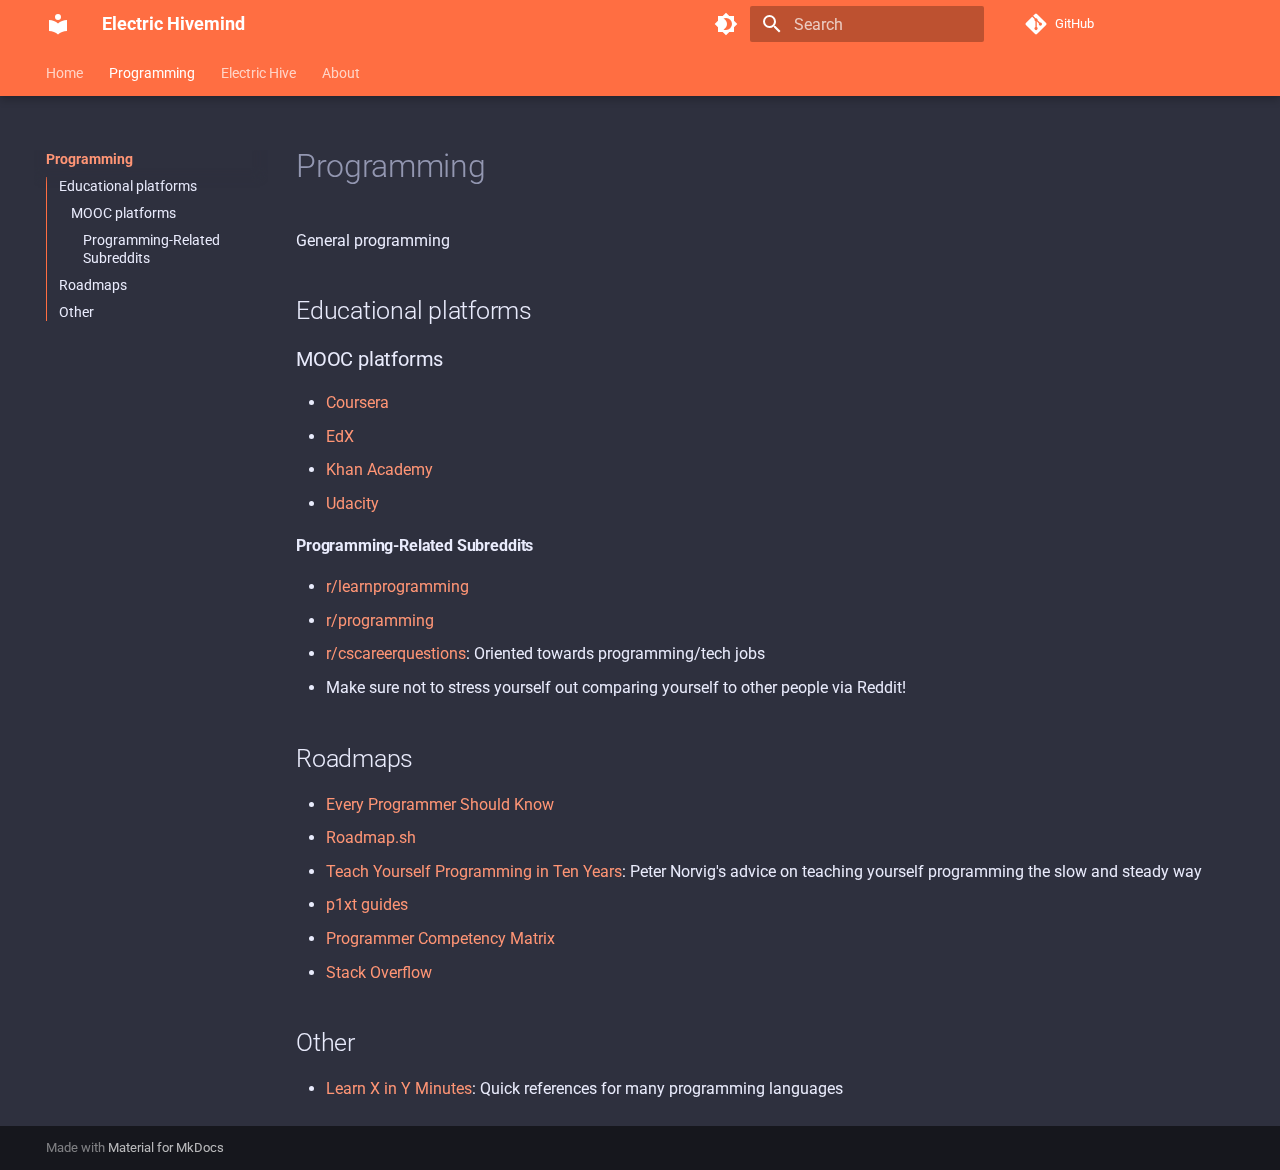
<file: hivemind/programming/index.html>
<!doctype html>
<html lang="en" class="no-js">
  <head>
    
      <meta charset="utf-8">
      <meta name="viewport" content="width=device-width,initial-scale=1">
      
      
      
      
        <link rel="prev" href="../..">
      
      
        <link rel="next" href="../hive/">
      
      <link rel="icon" href="../../assets/images/favicon.png">
      <meta name="generator" content="mkdocs-1.4.2, mkdocs-material-9.0.15">
    
    
      
        <title>Programming - Electric Hivemind</title>
      
    
    
      <link rel="stylesheet" href="../../assets/stylesheets/main.113286f1.min.css">
      
        
        <link rel="stylesheet" href="../../assets/stylesheets/palette.a0c5b2b5.min.css">
      
      

    
    
    
      
        
        
        <link rel="preconnect" href="https://fonts.gstatic.com" crossorigin>
        <link rel="stylesheet" href="https://fonts.googleapis.com/css?family=Roboto:300,300i,400,400i,700,700i%7CRoboto+Mono:400,400i,700,700i&display=fallback">
        <style>:root{--md-text-font:"Roboto";--md-code-font:"Roboto Mono"}</style>
      
    
    
      <link rel="stylesheet" href="../../custom_theme/css/electrichive.css">
    
    <script>__md_scope=new URL("../..",location),__md_hash=e=>[...e].reduce((e,_)=>(e<<5)-e+_.charCodeAt(0),0),__md_get=(e,_=localStorage,t=__md_scope)=>JSON.parse(_.getItem(t.pathname+"."+e)),__md_set=(e,_,t=localStorage,a=__md_scope)=>{try{t.setItem(a.pathname+"."+e,JSON.stringify(_))}catch(e){}}</script>
    
      

    
    
    
  </head>
  
  
    
    
      
    
    
    
    
    <body dir="ltr" data-md-color-scheme="slate" data-md-color-primary="deep-orange" data-md-color-accent="amber">
  
    
    
      <script>var palette=__md_get("__palette");if(palette&&"object"==typeof palette.color)for(var key of Object.keys(palette.color))document.body.setAttribute("data-md-color-"+key,palette.color[key])</script>
    
    <input class="md-toggle" data-md-toggle="drawer" type="checkbox" id="__drawer" autocomplete="off">
    <input class="md-toggle" data-md-toggle="search" type="checkbox" id="__search" autocomplete="off">
    <label class="md-overlay" for="__drawer"></label>
    <div data-md-component="skip">
      
        
        <a href="#programming" class="md-skip">
          Skip to content
        </a>
      
    </div>
    <div data-md-component="announce">
      
    </div>
    
    
      

  

<header class="md-header md-header--lifted" data-md-component="header">
  <nav class="md-header__inner md-grid" aria-label="Header">
    <a href="../.." title="Electric Hivemind" class="md-header__button md-logo" aria-label="Electric Hivemind" data-md-component="logo">
      
  
  <svg xmlns="http://www.w3.org/2000/svg" viewBox="0 0 24 24"><path d="M12 8a3 3 0 0 0 3-3 3 3 0 0 0-3-3 3 3 0 0 0-3 3 3 3 0 0 0 3 3m0 3.54C9.64 9.35 6.5 8 3 8v11c3.5 0 6.64 1.35 9 3.54 2.36-2.19 5.5-3.54 9-3.54V8c-3.5 0-6.64 1.35-9 3.54Z"/></svg>

    </a>
    <label class="md-header__button md-icon" for="__drawer">
      <svg xmlns="http://www.w3.org/2000/svg" viewBox="0 0 24 24"><path d="M3 6h18v2H3V6m0 5h18v2H3v-2m0 5h18v2H3v-2Z"/></svg>
    </label>
    <div class="md-header__title" data-md-component="header-title">
      <div class="md-header__ellipsis">
        <div class="md-header__topic">
          <span class="md-ellipsis">
            Electric Hivemind
          </span>
        </div>
        <div class="md-header__topic" data-md-component="header-topic">
          <span class="md-ellipsis">
            
              Programming
            
          </span>
        </div>
      </div>
    </div>
    
      <form class="md-header__option" data-md-component="palette">
        
          
          <input class="md-option" data-md-color-media="" data-md-color-scheme="slate" data-md-color-primary="deep-orange" data-md-color-accent="amber"  aria-label="Switch to light mode"  type="radio" name="__palette" id="__palette_1">
          
            <label class="md-header__button md-icon" title="Switch to light mode" for="__palette_2" hidden>
              <svg xmlns="http://www.w3.org/2000/svg" viewBox="0 0 24 24"><path d="M12 18c-.89 0-1.74-.2-2.5-.55C11.56 16.5 13 14.42 13 12c0-2.42-1.44-4.5-3.5-5.45C10.26 6.2 11.11 6 12 6a6 6 0 0 1 6 6 6 6 0 0 1-6 6m8-9.31V4h-4.69L12 .69 8.69 4H4v4.69L.69 12 4 15.31V20h4.69L12 23.31 15.31 20H20v-4.69L23.31 12 20 8.69Z"/></svg>
            </label>
          
        
          
          <input class="md-option" data-md-color-media="" data-md-color-scheme="default" data-md-color-primary="deep-orange" data-md-color-accent="amber"  aria-label="Switch to dark mode"  type="radio" name="__palette" id="__palette_2">
          
            <label class="md-header__button md-icon" title="Switch to dark mode" for="__palette_1" hidden>
              <svg xmlns="http://www.w3.org/2000/svg" viewBox="0 0 24 24"><path d="M12 8a4 4 0 0 0-4 4 4 4 0 0 0 4 4 4 4 0 0 0 4-4 4 4 0 0 0-4-4m0 10a6 6 0 0 1-6-6 6 6 0 0 1 6-6 6 6 0 0 1 6 6 6 6 0 0 1-6 6m8-9.31V4h-4.69L12 .69 8.69 4H4v4.69L.69 12 4 15.31V20h4.69L12 23.31 15.31 20H20v-4.69L23.31 12 20 8.69Z"/></svg>
            </label>
          
        
      </form>
    
    
    
      <label class="md-header__button md-icon" for="__search">
        <svg xmlns="http://www.w3.org/2000/svg" viewBox="0 0 24 24"><path d="M9.5 3A6.5 6.5 0 0 1 16 9.5c0 1.61-.59 3.09-1.56 4.23l.27.27h.79l5 5-1.5 1.5-5-5v-.79l-.27-.27A6.516 6.516 0 0 1 9.5 16 6.5 6.5 0 0 1 3 9.5 6.5 6.5 0 0 1 9.5 3m0 2C7 5 5 7 5 9.5S7 14 9.5 14 14 12 14 9.5 12 5 9.5 5Z"/></svg>
      </label>
      <div class="md-search" data-md-component="search" role="dialog">
  <label class="md-search__overlay" for="__search"></label>
  <div class="md-search__inner" role="search">
    <form class="md-search__form" name="search">
      <input type="text" class="md-search__input" name="query" aria-label="Search" placeholder="Search" autocapitalize="off" autocorrect="off" autocomplete="off" spellcheck="false" data-md-component="search-query" required>
      <label class="md-search__icon md-icon" for="__search">
        <svg xmlns="http://www.w3.org/2000/svg" viewBox="0 0 24 24"><path d="M9.5 3A6.5 6.5 0 0 1 16 9.5c0 1.61-.59 3.09-1.56 4.23l.27.27h.79l5 5-1.5 1.5-5-5v-.79l-.27-.27A6.516 6.516 0 0 1 9.5 16 6.5 6.5 0 0 1 3 9.5 6.5 6.5 0 0 1 9.5 3m0 2C7 5 5 7 5 9.5S7 14 9.5 14 14 12 14 9.5 12 5 9.5 5Z"/></svg>
        <svg xmlns="http://www.w3.org/2000/svg" viewBox="0 0 24 24"><path d="M20 11v2H8l5.5 5.5-1.42 1.42L4.16 12l7.92-7.92L13.5 5.5 8 11h12Z"/></svg>
      </label>
      <nav class="md-search__options" aria-label="Search">
        
        <button type="reset" class="md-search__icon md-icon" title="Clear" aria-label="Clear" tabindex="-1">
          <svg xmlns="http://www.w3.org/2000/svg" viewBox="0 0 24 24"><path d="M19 6.41 17.59 5 12 10.59 6.41 5 5 6.41 10.59 12 5 17.59 6.41 19 12 13.41 17.59 19 19 17.59 13.41 12 19 6.41Z"/></svg>
        </button>
      </nav>
      
    </form>
    <div class="md-search__output">
      <div class="md-search__scrollwrap" data-md-scrollfix>
        <div class="md-search-result" data-md-component="search-result">
          <div class="md-search-result__meta">
            Initializing search
          </div>
          <ol class="md-search-result__list" role="presentation"></ol>
        </div>
      </div>
    </div>
  </div>
</div>
    
    
      <div class="md-header__source">
        <a href="https://github.com/squidfunk/mkdocs-material" title="Go to repository" class="md-source" data-md-component="source">
  <div class="md-source__icon md-icon">
    
    <svg xmlns="http://www.w3.org/2000/svg" viewBox="0 0 448 512"><!--! Font Awesome Free 6.3.0 by @fontawesome - https://fontawesome.com License - https://fontawesome.com/license/free (Icons: CC BY 4.0, Fonts: SIL OFL 1.1, Code: MIT License) Copyright 2023 Fonticons, Inc.--><path d="M439.55 236.05 244 40.45a28.87 28.87 0 0 0-40.81 0l-40.66 40.63 51.52 51.52c27.06-9.14 52.68 16.77 43.39 43.68l49.66 49.66c34.23-11.8 61.18 31 35.47 56.69-26.49 26.49-70.21-2.87-56-37.34L240.22 199v121.85c25.3 12.54 22.26 41.85 9.08 55a34.34 34.34 0 0 1-48.55 0c-17.57-17.6-11.07-46.91 11.25-56v-123c-20.8-8.51-24.6-30.74-18.64-45L142.57 101 8.45 235.14a28.86 28.86 0 0 0 0 40.81l195.61 195.6a28.86 28.86 0 0 0 40.8 0l194.69-194.69a28.86 28.86 0 0 0 0-40.81z"/></svg>
  </div>
  <div class="md-source__repository">
    GitHub
  </div>
</a>
      </div>
    
  </nav>
  
    
      
<nav class="md-tabs" aria-label="Tabs" data-md-component="tabs">
  <div class="md-grid">
    <ul class="md-tabs__list">
      
        
  
  


  <li class="md-tabs__item">
    <a href="../.." class="md-tabs__link">
      Home
    </a>
  </li>

      
        
  
  
    
  


  <li class="md-tabs__item">
    <a href="./" class="md-tabs__link md-tabs__link--active">
      Programming
    </a>
  </li>

      
        
  
  


  <li class="md-tabs__item">
    <a href="../hive/" class="md-tabs__link">
      Electric Hive
    </a>
  </li>

      
        
  
  


  <li class="md-tabs__item">
    <a href="../../about/" class="md-tabs__link">
      About
    </a>
  </li>

      
    </ul>
  </div>
</nav>
    
  
</header>
    
    <div class="md-container" data-md-component="container">
      
      
        
      
      <main class="md-main" data-md-component="main">
        <div class="md-main__inner md-grid">
          
            
              
              <div class="md-sidebar md-sidebar--primary" data-md-component="sidebar" data-md-type="navigation" >
                <div class="md-sidebar__scrollwrap">
                  <div class="md-sidebar__inner">
                    

  


  

<nav class="md-nav md-nav--primary md-nav--lifted md-nav--integrated" aria-label="Navigation" data-md-level="0">
  <label class="md-nav__title" for="__drawer">
    <a href="../.." title="Electric Hivemind" class="md-nav__button md-logo" aria-label="Electric Hivemind" data-md-component="logo">
      
  
  <svg xmlns="http://www.w3.org/2000/svg" viewBox="0 0 24 24"><path d="M12 8a3 3 0 0 0 3-3 3 3 0 0 0-3-3 3 3 0 0 0-3 3 3 3 0 0 0 3 3m0 3.54C9.64 9.35 6.5 8 3 8v11c3.5 0 6.64 1.35 9 3.54 2.36-2.19 5.5-3.54 9-3.54V8c-3.5 0-6.64 1.35-9 3.54Z"/></svg>

    </a>
    Electric Hivemind
  </label>
  
    <div class="md-nav__source">
      <a href="https://github.com/squidfunk/mkdocs-material" title="Go to repository" class="md-source" data-md-component="source">
  <div class="md-source__icon md-icon">
    
    <svg xmlns="http://www.w3.org/2000/svg" viewBox="0 0 448 512"><!--! Font Awesome Free 6.3.0 by @fontawesome - https://fontawesome.com License - https://fontawesome.com/license/free (Icons: CC BY 4.0, Fonts: SIL OFL 1.1, Code: MIT License) Copyright 2023 Fonticons, Inc.--><path d="M439.55 236.05 244 40.45a28.87 28.87 0 0 0-40.81 0l-40.66 40.63 51.52 51.52c27.06-9.14 52.68 16.77 43.39 43.68l49.66 49.66c34.23-11.8 61.18 31 35.47 56.69-26.49 26.49-70.21-2.87-56-37.34L240.22 199v121.85c25.3 12.54 22.26 41.85 9.08 55a34.34 34.34 0 0 1-48.55 0c-17.57-17.6-11.07-46.91 11.25-56v-123c-20.8-8.51-24.6-30.74-18.64-45L142.57 101 8.45 235.14a28.86 28.86 0 0 0 0 40.81l195.61 195.6a28.86 28.86 0 0 0 40.8 0l194.69-194.69a28.86 28.86 0 0 0 0-40.81z"/></svg>
  </div>
  <div class="md-source__repository">
    GitHub
  </div>
</a>
    </div>
  
  <ul class="md-nav__list" data-md-scrollfix>
    
      
      
      

  
  
  
    <li class="md-nav__item">
      <a href="../.." class="md-nav__link">
        Home
      </a>
    </li>
  

    
      
      
      

  
  
    
  
  
    <li class="md-nav__item md-nav__item--active">
      
      <input class="md-nav__toggle md-toggle" type="checkbox" id="__toc">
      
      
        
      
      
        <label class="md-nav__link md-nav__link--active" for="__toc">
          Programming
          <span class="md-nav__icon md-icon"></span>
        </label>
      
      <a href="./" class="md-nav__link md-nav__link--active">
        Programming
      </a>
      
        

<nav class="md-nav md-nav--secondary" aria-label="Table of contents">
  
  
  
    
  
  
    <label class="md-nav__title" for="__toc">
      <span class="md-nav__icon md-icon"></span>
      Table of contents
    </label>
    <ul class="md-nav__list" data-md-component="toc" data-md-scrollfix>
      
        <li class="md-nav__item">
  <a href="#educational-platforms" class="md-nav__link">
    Educational platforms
  </a>
  
    <nav class="md-nav" aria-label="Educational platforms">
      <ul class="md-nav__list">
        
          <li class="md-nav__item">
  <a href="#mooc-platforms" class="md-nav__link">
    MOOC platforms
  </a>
  
    <nav class="md-nav" aria-label="MOOC platforms">
      <ul class="md-nav__list">
        
          <li class="md-nav__item">
  <a href="#programming-related-subreddits" class="md-nav__link">
    Programming-Related Subreddits
  </a>
  
</li>
        
      </ul>
    </nav>
  
</li>
        
      </ul>
    </nav>
  
</li>
      
        <li class="md-nav__item">
  <a href="#roadmaps" class="md-nav__link">
    Roadmaps
  </a>
  
</li>
      
        <li class="md-nav__item">
  <a href="#other" class="md-nav__link">
    Other
  </a>
  
</li>
      
    </ul>
  
</nav>
      
    </li>
  

    
      
      
      

  
  
  
    <li class="md-nav__item">
      <a href="../hive/" class="md-nav__link">
        Electric Hive
      </a>
    </li>
  

    
      
      
      

  
  
  
    <li class="md-nav__item">
      <a href="../../about/" class="md-nav__link">
        About
      </a>
    </li>
  

    
  </ul>
</nav>
                  </div>
                </div>
              </div>
            
            
          
          
            <div class="md-content" data-md-component="content">
              <article class="md-content__inner md-typeset">
                
                  

  
  


<h1 id="programming">Programming<a class="headerlink" href="#programming" title="Permanent link">&para;</a></h1>
<p>General programming</p>
<h2 id="educational-platforms">Educational platforms<a class="headerlink" href="#educational-platforms" title="Permanent link">&para;</a></h2>
<h3 id="mooc-platforms">MOOC platforms<a class="headerlink" href="#mooc-platforms" title="Permanent link">&para;</a></h3>
<ul>
<li><a href="https://www.coursera.org/">Coursera</a></li>
<li><a href="https://www.edx.org/">EdX</a></li>
<li><a href="https://www.khanacademy.org/">Khan Academy</a></li>
<li><a href="https://www.udacity.com/">Udacity</a></li>
</ul>
<h4 id="programming-related-subreddits">Programming-Related Subreddits<a class="headerlink" href="#programming-related-subreddits" title="Permanent link">&para;</a></h4>
<ul>
<li><a href="https://www.reddit.com/r/learnprogramming">r/learnprogramming</a></li>
<li><a href="https://www.reddit.com/r/programming/">r/programming</a></li>
<li><a href="https://www.reddit.com/r/cscareerquestions/">r/cscareerquestions</a>: Oriented towards programming/tech jobs</li>
<li>Make sure not to stress yourself out comparing yourself to other people via Reddit!</li>
</ul>
<h2 id="roadmaps">Roadmaps<a class="headerlink" href="#roadmaps" title="Permanent link">&para;</a></h2>
<ul>
<li><a href="https://github.com/mtdvio/every-programmer-should-know">Every Programmer Should Know</a></li>
<li><a href="https://roadmap.sh/">Roadmap.sh</a></li>
<li><a href="http://norvig.com/21-days.html">Teach Yourself Programming in Ten Years</a>: Peter Norvig's advice on teaching yourself programming the slow and steady way</li>
<li><a href="https://github.com/P1xt/p1xt-guides">p1xt guides</a></li>
<li><a href="http://sijinjoseph.com/programmer-competency-matrix/">Programmer Competency Matrix</a></li>
<li><a href="https://stackoverflow.com/">Stack Overflow</a></li>
</ul>
<h2 id="other">Other<a class="headerlink" href="#other" title="Permanent link">&para;</a></h2>
<ul>
<li><a href="https://learnxinyminutes.com/">Learn X in Y Minutes</a>: Quick references for many programming languages</li>
</ul>





                
              </article>
            </div>
          
          
        </div>
        
          <a href="#" class="md-top md-icon" data-md-component="top" hidden>
            <svg xmlns="http://www.w3.org/2000/svg" viewBox="0 0 24 24"><path d="M13 20h-2V8l-5.5 5.5-1.42-1.42L12 4.16l7.92 7.92-1.42 1.42L13 8v12Z"/></svg>
            Back to top
          </a>
        
      </main>
      
        <footer class="md-footer">
  
  <div class="md-footer-meta md-typeset">
    <div class="md-footer-meta__inner md-grid">
      <div class="md-copyright">
  
  
    Made with
    <a href="https://squidfunk.github.io/mkdocs-material/" target="_blank" rel="noopener">
      Material for MkDocs
    </a>
  
</div>
      
    </div>
  </div>
</footer>
      
    </div>
    <div class="md-dialog" data-md-component="dialog">
      <div class="md-dialog__inner md-typeset"></div>
    </div>
    
    <script id="__config" type="application/json">{"base": "../..", "features": ["navigation.instant", "navigation.tracking", "navigation.tabs", "navigation.tabs.sticky", "navigation.sections", "navigation.expand", "navigation.path", "navigation.prune", "navigation.indexes", "toc.follow", "toc.integrate", "navigation.top"], "search": "../../assets/javascripts/workers/search.208ed371.min.js", "translations": {"clipboard.copied": "Copied to clipboard", "clipboard.copy": "Copy to clipboard", "search.result.more.one": "1 more on this page", "search.result.more.other": "# more on this page", "search.result.none": "No matching documents", "search.result.one": "1 matching document", "search.result.other": "# matching documents", "search.result.placeholder": "Type to start searching", "search.result.term.missing": "Missing", "select.version": "Select version"}}</script>
    
    
      <script src="../../assets/javascripts/bundle.2a6f1dda.min.js"></script>
      
    
  </body>
</html>
</file>
<file: custom_theme/css/electrichive.css>
:root {
    --primary-color-yellow: #F0B309;
    --primary-color-black: #000000;
    --primary-color-white: #FFFFFF;

    --secondary-color-orange: #F69004;
    --secondary-color-aqua: #1F9A93;

    --alt-principal-color-yellow: #FFBE42;
    --alt-principal-color-orange: #CC5D00;

    --alt-aux-color-gray: #363636;
    --alt-aux-color-white: #FEFDF5;
}
</file>
<file: assets/stylesheets/main.113286f1.min.css>
@charset "UTF-8";html{-webkit-text-size-adjust:none;-moz-text-size-adjust:none;text-size-adjust:none;box-sizing:border-box}*,:after,:before{box-sizing:inherit}@media (prefers-reduced-motion){*,:after,:before{transition:none!important}}body{margin:0}a,button,input,label{-webkit-tap-highlight-color:transparent}a{color:inherit;text-decoration:none}hr{border:0;box-sizing:initial;display:block;height:.05rem;overflow:visible;padding:0}small{font-size:80%}sub,sup{line-height:1em}img{border-style:none}table{border-collapse:initial;border-spacing:0}td,th{font-weight:400;vertical-align:top}button{background:#0000;border:0;font-family:inherit;font-size:inherit;margin:0;padding:0}input{border:0;outline:none}:root{--md-primary-fg-color:#4051b5;--md-primary-fg-color--light:#5d6cc0;--md-primary-fg-color--dark:#303fa1;--md-primary-bg-color:#fff;--md-primary-bg-color--light:#ffffffb3;--md-accent-fg-color:#526cfe;--md-accent-fg-color--transparent:#526cfe1a;--md-accent-bg-color:#fff;--md-accent-bg-color--light:#ffffffb3}:root,[data-md-color-scheme=default]{--md-default-fg-color:#000000de;--md-default-fg-color--light:#0000008a;--md-default-fg-color--lighter:#00000052;--md-default-fg-color--lightest:#00000012;--md-default-bg-color:#fff;--md-default-bg-color--light:#ffffffb3;--md-default-bg-color--lighter:#ffffff4d;--md-default-bg-color--lightest:#ffffff1f;--md-code-fg-color:#36464e;--md-code-bg-color:#f5f5f5;--md-code-hl-color:#ffff0080;--md-code-hl-number-color:#d52a2a;--md-code-hl-special-color:#db1457;--md-code-hl-function-color:#a846b9;--md-code-hl-constant-color:#6e59d9;--md-code-hl-keyword-color:#3f6ec6;--md-code-hl-string-color:#1c7d4d;--md-code-hl-name-color:var(--md-code-fg-color);--md-code-hl-operator-color:var(--md-default-fg-color--light);--md-code-hl-punctuation-color:var(--md-default-fg-color--light);--md-code-hl-comment-color:var(--md-default-fg-color--light);--md-code-hl-generic-color:var(--md-default-fg-color--light);--md-code-hl-variable-color:var(--md-default-fg-color--light);--md-typeset-color:var(--md-default-fg-color);--md-typeset-a-color:var(--md-primary-fg-color);--md-typeset-mark-color:#ffff0080;--md-typeset-del-color:#f5503d26;--md-typeset-ins-color:#0bd57026;--md-typeset-kbd-color:#fafafa;--md-typeset-kbd-accent-color:#fff;--md-typeset-kbd-border-color:#b8b8b8;--md-typeset-table-color:#0000001f;--md-typeset-table-color--light:rgba(0,0,0,.035);--md-admonition-fg-color:var(--md-default-fg-color);--md-admonition-bg-color:var(--md-default-bg-color);--md-warning-fg-color:#000000de;--md-warning-bg-color:#ff9;--md-footer-fg-color:#fff;--md-footer-fg-color--light:#ffffffb3;--md-footer-fg-color--lighter:#ffffff73;--md-footer-bg-color:#000000de;--md-footer-bg-color--dark:#00000052;--md-shadow-z1:0 0.2rem 0.5rem #0000000d,0 0 0.05rem #0000001a;--md-shadow-z2:0 0.2rem 0.5rem #0000001a,0 0 0.05rem #00000040;--md-shadow-z3:0 0.2rem 0.5rem #0003,0 0 0.05rem #00000059}.md-icon svg{fill:currentcolor;display:block;height:1.2rem;width:1.2rem}body{-webkit-font-smoothing:antialiased;-moz-osx-font-smoothing:grayscale;--md-text-font-family:var(--md-text-font,_),-apple-system,BlinkMacSystemFont,Helvetica,Arial,sans-serif;--md-code-font-family:var(--md-code-font,_),SFMono-Regular,Consolas,Menlo,monospace}aside,body,input{font-feature-settings:"kern","liga";color:var(--md-typeset-color);font-family:var(--md-text-font-family)}code,kbd,pre{font-feature-settings:"kern";font-family:var(--md-code-font-family)}:root{--md-typeset-table-sort-icon:url('data:image/svg+xml;charset=utf-8,<svg xmlns="http://www.w3.org/2000/svg" viewBox="0 0 24 24"><path d="m18 21-4-4h3V7h-3l4-4 4 4h-3v10h3M2 19v-2h10v2M2 13v-2h7v2M2 7V5h4v2H2Z"/></svg>');--md-typeset-table-sort-icon--asc:url('data:image/svg+xml;charset=utf-8,<svg xmlns="http://www.w3.org/2000/svg" viewBox="0 0 24 24"><path d="M19 17h3l-4 4-4-4h3V3h2M2 17h10v2H2M6 5v2H2V5m0 6h7v2H2v-2Z"/></svg>');--md-typeset-table-sort-icon--desc:url('data:image/svg+xml;charset=utf-8,<svg xmlns="http://www.w3.org/2000/svg" viewBox="0 0 24 24"><path d="M19 7h3l-4-4-4 4h3v14h2M2 17h10v2H2M6 5v2H2V5m0 6h7v2H2v-2Z"/></svg>')}.md-typeset{-webkit-print-color-adjust:exact;color-adjust:exact;font-size:.8rem;line-height:1.6}@media print{.md-typeset{font-size:.68rem}}.md-typeset blockquote,.md-typeset dl,.md-typeset figure,.md-typeset ol,.md-typeset pre,.md-typeset ul{margin-bottom:1em;margin-top:1em}.md-typeset h1{color:var(--md-default-fg-color--light);font-size:2em;line-height:1.3;margin:0 0 1.25em}.md-typeset h1,.md-typeset h2{font-weight:300;letter-spacing:-.01em}.md-typeset h2{font-size:1.5625em;line-height:1.4;margin:1.6em 0 .64em}.md-typeset h3{font-size:1.25em;font-weight:400;letter-spacing:-.01em;line-height:1.5;margin:1.6em 0 .8em}.md-typeset h2+h3{margin-top:.8em}.md-typeset h4{font-weight:700;letter-spacing:-.01em;margin:1em 0}.md-typeset h5,.md-typeset h6{color:var(--md-default-fg-color--light);font-size:.8em;font-weight:700;letter-spacing:-.01em;margin:1.25em 0}.md-typeset h5{text-transform:uppercase}.md-typeset hr{border-bottom:.05rem solid var(--md-default-fg-color--lightest);display:flow-root;margin:1.5em 0}.md-typeset a{color:var(--md-typeset-a-color);word-break:break-word}.md-typeset a,.md-typeset a:before{transition:color 125ms}.md-typeset a:focus,.md-typeset a:hover{color:var(--md-accent-fg-color)}.md-typeset a:focus code,.md-typeset a:hover code{background-color:var(--md-accent-fg-color--transparent)}.md-typeset a code{color:currentcolor;transition:background-color 125ms}.md-typeset a.focus-visible{outline-color:var(--md-accent-fg-color);outline-offset:.2rem}.md-typeset code,.md-typeset kbd,.md-typeset pre{color:var(--md-code-fg-color);direction:ltr;font-variant-ligatures:none}@media print{.md-typeset code,.md-typeset kbd,.md-typeset pre{white-space:pre-wrap}}.md-typeset code{background-color:var(--md-code-bg-color);border-radius:.1rem;-webkit-box-decoration-break:clone;box-decoration-break:clone;font-size:.85em;padding:0 .2941176471em;word-break:break-word}.md-typeset code:not(.focus-visible){-webkit-tap-highlight-color:transparent;outline:none}.md-typeset pre{display:flow-root;line-height:1.4;position:relative}.md-typeset pre>code{-webkit-box-decoration-break:slice;box-decoration-break:slice;box-shadow:none;display:block;margin:0;outline-color:var(--md-accent-fg-color);overflow:auto;padding:.7720588235em 1.1764705882em;scrollbar-color:var(--md-default-fg-color--lighter) #0000;scrollbar-width:thin;touch-action:auto;word-break:normal}.md-typeset pre>code:hover{scrollbar-color:var(--md-accent-fg-color) #0000}.md-typeset pre>code::-webkit-scrollbar{height:.2rem;width:.2rem}.md-typeset pre>code::-webkit-scrollbar-thumb{background-color:var(--md-default-fg-color--lighter)}.md-typeset pre>code::-webkit-scrollbar-thumb:hover{background-color:var(--md-accent-fg-color)}.md-typeset kbd{background-color:var(--md-typeset-kbd-color);border-radius:.1rem;box-shadow:0 .1rem 0 .05rem var(--md-typeset-kbd-border-color),0 .1rem 0 var(--md-typeset-kbd-border-color),0 -.1rem .2rem var(--md-typeset-kbd-accent-color) inset;color:var(--md-default-fg-color);display:inline-block;font-size:.75em;padding:0 .6666666667em;vertical-align:text-top;word-break:break-word}.md-typeset mark{background-color:var(--md-typeset-mark-color);-webkit-box-decoration-break:clone;box-decoration-break:clone;color:inherit;word-break:break-word}.md-typeset abbr{border-bottom:.05rem dotted var(--md-default-fg-color--light);cursor:help;text-decoration:none}@media (hover:none){.md-typeset abbr[title]:focus:after,.md-typeset abbr[title]:hover:after{background-color:var(--md-default-fg-color);border-radius:.1rem;box-shadow:var(--md-shadow-z3);color:var(--md-default-bg-color);content:attr(title);font-size:.7rem;left:.8rem;margin-top:2em;padding:.2rem .3rem;position:absolute;right:.8rem}}.md-typeset small{opacity:.75}[dir=ltr] .md-typeset sub,[dir=ltr] .md-typeset sup{margin-left:.078125em}[dir=rtl] .md-typeset sub,[dir=rtl] .md-typeset sup{margin-right:.078125em}[dir=ltr] .md-typeset blockquote{padding-left:.6rem}[dir=rtl] .md-typeset blockquote{padding-right:.6rem}[dir=ltr] .md-typeset blockquote{border-left:.2rem solid var(--md-default-fg-color--lighter)}[dir=rtl] .md-typeset blockquote{border-right:.2rem solid var(--md-default-fg-color--lighter)}.md-typeset blockquote{color:var(--md-default-fg-color--light);margin-left:0;margin-right:0}.md-typeset ul{list-style-type:disc}[dir=ltr] .md-typeset ol,[dir=ltr] .md-typeset ul{margin-left:.625em}[dir=rtl] .md-typeset ol,[dir=rtl] .md-typeset ul{margin-right:.625em}.md-typeset ol,.md-typeset ul{padding:0}.md-typeset ol:not([hidden]),.md-typeset ul:not([hidden]){display:flow-root}.md-typeset ol ol,.md-typeset ul ol{list-style-type:lower-alpha}.md-typeset ol ol ol,.md-typeset ul ol ol{list-style-type:lower-roman}[dir=ltr] .md-typeset ol li,[dir=ltr] .md-typeset ul li{margin-left:1.25em}[dir=rtl] .md-typeset ol li,[dir=rtl] .md-typeset ul li{margin-right:1.25em}.md-typeset ol li,.md-typeset ul li{margin-bottom:.5em}.md-typeset ol li blockquote,.md-typeset ol li p,.md-typeset ul li blockquote,.md-typeset ul li p{margin:.5em 0}.md-typeset ol li:last-child,.md-typeset ul li:last-child{margin-bottom:0}[dir=ltr] .md-typeset ol li ol,[dir=ltr] .md-typeset ol li ul,[dir=ltr] .md-typeset ul li ol,[dir=ltr] .md-typeset ul li ul{margin-left:.625em}[dir=rtl] .md-typeset ol li ol,[dir=rtl] .md-typeset ol li ul,[dir=rtl] .md-typeset ul li ol,[dir=rtl] .md-typeset ul li ul{margin-right:.625em}.md-typeset ol li ol,.md-typeset ol li ul,.md-typeset ul li ol,.md-typeset ul li ul{margin-bottom:.5em;margin-top:.5em}[dir=ltr] .md-typeset dd{margin-left:1.875em}[dir=rtl] .md-typeset dd{margin-right:1.875em}.md-typeset dd{margin-bottom:1.5em;margin-top:1em}.md-typeset img,.md-typeset svg,.md-typeset video{height:auto;max-width:100%}.md-typeset img[align=left]{margin:1em 1em 1em 0}.md-typeset img[align=right]{margin:1em 0 1em 1em}.md-typeset img[align]:only-child{margin-top:0}.md-typeset img[src$="#gh-dark-mode-only"],.md-typeset img[src$="#only-dark"]{display:none}.md-typeset figure{display:flow-root;margin:1em auto;max-width:100%;text-align:center;width:-webkit-fit-content;width:-moz-fit-content;width:fit-content}.md-typeset figure img{display:block}.md-typeset figcaption{font-style:italic;margin:1em auto;max-width:24rem}.md-typeset iframe{max-width:100%}.md-typeset table:not([class]){background-color:var(--md-default-bg-color);border:.05rem solid var(--md-typeset-table-color);border-radius:.1rem;display:inline-block;font-size:.64rem;max-width:100%;overflow:auto;touch-action:auto}@media print{.md-typeset table:not([class]){display:table}}.md-typeset table:not([class])+*{margin-top:1.5em}.md-typeset table:not([class]) td>:first-child,.md-typeset table:not([class]) th>:first-child{margin-top:0}.md-typeset table:not([class]) td>:last-child,.md-typeset table:not([class]) th>:last-child{margin-bottom:0}.md-typeset table:not([class]) td:not([align]),.md-typeset table:not([class]) th:not([align]){text-align:left}[dir=rtl] .md-typeset table:not([class]) td:not([align]),[dir=rtl] .md-typeset table:not([class]) th:not([align]){text-align:right}.md-typeset table:not([class]) th{font-weight:700;min-width:5rem;padding:.9375em 1.25em;vertical-align:top}.md-typeset table:not([class]) td{border-top:.05rem solid var(--md-typeset-table-color);padding:.9375em 1.25em;vertical-align:top}.md-typeset table:not([class]) tbody tr{transition:background-color 125ms}.md-typeset table:not([class]) tbody tr:hover{background-color:var(--md-typeset-table-color--light);box-shadow:0 .05rem 0 var(--md-default-bg-color) inset}.md-typeset table:not([class]) a{word-break:normal}.md-typeset table th[role=columnheader]{cursor:pointer}[dir=ltr] .md-typeset table th[role=columnheader]:after{margin-left:.5em}[dir=rtl] .md-typeset table th[role=columnheader]:after{margin-right:.5em}.md-typeset table th[role=columnheader]:after{content:"";display:inline-block;height:1.2em;-webkit-mask-image:var(--md-typeset-table-sort-icon);mask-image:var(--md-typeset-table-sort-icon);-webkit-mask-repeat:no-repeat;mask-repeat:no-repeat;-webkit-mask-size:contain;mask-size:contain;transition:background-color 125ms;vertical-align:text-bottom;width:1.2em}.md-typeset table th[role=columnheader]:hover:after{background-color:var(--md-default-fg-color--lighter)}.md-typeset table th[role=columnheader][aria-sort=ascending]:after{background-color:var(--md-default-fg-color--light);-webkit-mask-image:var(--md-typeset-table-sort-icon--asc);mask-image:var(--md-typeset-table-sort-icon--asc)}.md-typeset table th[role=columnheader][aria-sort=descending]:after{background-color:var(--md-default-fg-color--light);-webkit-mask-image:var(--md-typeset-table-sort-icon--desc);mask-image:var(--md-typeset-table-sort-icon--desc)}.md-typeset__scrollwrap{margin:1em -.8rem;overflow-x:auto;touch-action:auto}.md-typeset__table{display:inline-block;margin-bottom:.5em;padding:0 .8rem}@media print{.md-typeset__table{display:block}}html .md-typeset__table table{display:table;margin:0;overflow:hidden;width:100%}@media screen and (max-width:44.9375em){.md-content__inner>pre{margin:1em -.8rem}.md-content__inner>pre code{border-radius:0}}.md-banner{background-color:var(--md-footer-bg-color);color:var(--md-footer-fg-color);overflow:auto}@media print{.md-banner{display:none}}.md-banner--warning{background-color:var(--md-warning-bg-color);color:var(--md-warning-fg-color)}.md-banner__inner{font-size:.7rem;margin:.6rem auto;padding:0 .8rem}[dir=ltr] .md-banner__button{float:right}[dir=rtl] .md-banner__button{float:left}.md-banner__button{color:inherit;cursor:pointer;transition:opacity .25s}.md-banner__button:hover{opacity:.7}html{font-size:125%;height:100%;overflow-x:hidden}@media screen and (min-width:100em){html{font-size:137.5%}}@media screen and (min-width:125em){html{font-size:150%}}body{background-color:var(--md-default-bg-color);display:flex;flex-direction:column;font-size:.5rem;min-height:100%;position:relative;width:100%}@media print{body{display:block}}@media screen and (max-width:59.9375em){body[data-md-scrolllock]{position:fixed}}.md-grid{margin-left:auto;margin-right:auto;max-width:61rem}.md-container{display:flex;flex-direction:column;flex-grow:1}@media print{.md-container{display:block}}.md-main{flex-grow:1}.md-main__inner{display:flex;height:100%;margin-top:1.5rem}.md-ellipsis{overflow:hidden;text-overflow:ellipsis;white-space:nowrap}.md-toggle{display:none}.md-option{height:0;opacity:0;position:absolute;width:0}.md-option:checked+label:not([hidden]){display:block}.md-option.focus-visible+label{outline-color:var(--md-accent-fg-color);outline-style:auto}.md-skip{background-color:var(--md-default-fg-color);border-radius:.1rem;color:var(--md-default-bg-color);font-size:.64rem;margin:.5rem;opacity:0;outline-color:var(--md-accent-fg-color);padding:.3rem .5rem;position:fixed;transform:translateY(.4rem);z-index:-1}.md-skip:focus{opacity:1;transform:translateY(0);transition:transform .25s cubic-bezier(.4,0,.2,1),opacity 175ms 75ms;z-index:10}@page{margin:25mm}:root{--md-clipboard-icon:url('data:image/svg+xml;charset=utf-8,<svg xmlns="http://www.w3.org/2000/svg" viewBox="0 0 24 24"><path d="M19 21H8V7h11m0-2H8a2 2 0 0 0-2 2v14a2 2 0 0 0 2 2h11a2 2 0 0 0 2-2V7a2 2 0 0 0-2-2m-3-4H4a2 2 0 0 0-2 2v14h2V3h12V1Z"/></svg>')}.md-clipboard{border-radius:.1rem;color:var(--md-default-fg-color--lightest);cursor:pointer;height:1.5em;outline-color:var(--md-accent-fg-color);outline-offset:.1rem;position:absolute;right:.5em;top:.5em;transition:color .25s;width:1.5em;z-index:1}@media print{.md-clipboard{display:none}}.md-clipboard:not(.focus-visible){-webkit-tap-highlight-color:transparent;outline:none}:hover>.md-clipboard{color:var(--md-default-fg-color--light)}.md-clipboard:focus,.md-clipboard:hover{color:var(--md-accent-fg-color)}.md-clipboard:after{background-color:currentcolor;content:"";display:block;height:1.125em;margin:0 auto;-webkit-mask-image:var(--md-clipboard-icon);mask-image:var(--md-clipboard-icon);-webkit-mask-position:center;mask-position:center;-webkit-mask-repeat:no-repeat;mask-repeat:no-repeat;-webkit-mask-size:contain;mask-size:contain;width:1.125em}.md-clipboard--inline{cursor:pointer}.md-clipboard--inline code{transition:color .25s,background-color .25s}.md-clipboard--inline:focus code,.md-clipboard--inline:hover code{background-color:var(--md-accent-fg-color--transparent);color:var(--md-accent-fg-color)}@keyframes consent{0%{opacity:0;transform:translateY(100%)}to{opacity:1;transform:translateY(0)}}@keyframes overlay{0%{opacity:0}to{opacity:1}}.md-consent__overlay{animation:overlay .25s both;-webkit-backdrop-filter:blur(.1rem);backdrop-filter:blur(.1rem);background-color:#0000008a;height:100%;opacity:1;position:fixed;top:0;width:100%;z-index:5}.md-consent__inner{animation:consent .5s cubic-bezier(.1,.7,.1,1) both;background-color:var(--md-default-bg-color);border:0;border-radius:.1rem;bottom:0;box-shadow:0 0 .2rem #0000001a,0 .2rem .4rem #0003;max-height:100%;overflow:auto;padding:0;position:fixed;width:100%;z-index:5}.md-consent__form{padding:.8rem}.md-consent__settings{display:none;margin:1em 0}input:checked+.md-consent__settings{display:block}.md-consent__controls{margin-bottom:.8rem}.md-typeset .md-consent__controls .md-button{display:inline}@media screen and (max-width:44.9375em){.md-typeset .md-consent__controls .md-button{display:block;margin-top:.4rem;text-align:center;width:100%}}.md-consent label{cursor:pointer}.md-content{flex-grow:1;min-width:0}.md-content__inner{margin:0 .8rem 1.2rem;padding-top:.6rem}@media screen and (min-width:76.25em){[dir=ltr] .md-sidebar--primary:not([hidden])~.md-content>.md-content__inner{margin-left:1.2rem}[dir=ltr] .md-sidebar--secondary:not([hidden])~.md-content>.md-content__inner,[dir=rtl] .md-sidebar--primary:not([hidden])~.md-content>.md-content__inner{margin-right:1.2rem}[dir=rtl] .md-sidebar--secondary:not([hidden])~.md-content>.md-content__inner{margin-left:1.2rem}}.md-content__inner:before{content:"";display:block;height:.4rem}.md-content__inner>:last-child{margin-bottom:0}[dir=ltr] .md-content__button{float:right}[dir=rtl] .md-content__button{float:left}[dir=ltr] .md-content__button{margin-left:.4rem}[dir=rtl] .md-content__button{margin-right:.4rem}.md-content__button{margin:.4rem 0;padding:0}@media print{.md-content__button{display:none}}.md-typeset .md-content__button{color:var(--md-default-fg-color--lighter)}.md-content__button svg{display:inline;vertical-align:top}[dir=rtl] .md-content__button svg{transform:scaleX(-1)}[dir=ltr] .md-dialog{right:.8rem}[dir=rtl] .md-dialog{left:.8rem}.md-dialog{background-color:var(--md-default-fg-color);border-radius:.1rem;bottom:.8rem;box-shadow:var(--md-shadow-z3);min-width:11.1rem;opacity:0;padding:.4rem .6rem;pointer-events:none;position:fixed;transform:translateY(100%);transition:transform 0ms .4s,opacity .4s;z-index:4}@media print{.md-dialog{display:none}}.md-dialog--active{opacity:1;pointer-events:auto;transform:translateY(0);transition:transform .4s cubic-bezier(.075,.85,.175,1),opacity .4s}.md-dialog__inner{color:var(--md-default-bg-color);font-size:.7rem}.md-feedback{margin:2em 0 1em;text-align:center}.md-feedback fieldset{border:none;margin:0;padding:0}.md-feedback__title{font-weight:700;margin:1em auto}.md-feedback__inner{position:relative}.md-feedback__list{align-content:baseline;display:flex;flex-wrap:wrap;justify-content:center;position:relative}.md-feedback__list:hover .md-icon:not(:disabled){color:var(--md-default-fg-color--lighter)}:disabled .md-feedback__list{min-height:1.8rem}.md-feedback__icon{color:var(--md-default-fg-color--light);cursor:pointer;flex-shrink:0;margin:0 .1rem;transition:color 125ms}.md-feedback__icon:not(:disabled).md-icon:hover{color:var(--md-accent-fg-color)}.md-feedback__icon:disabled{color:var(--md-default-fg-color--lightest);pointer-events:none}.md-feedback__note{opacity:0;position:relative;transform:translateY(.4rem);transition:transform .4s cubic-bezier(.1,.7,.1,1),opacity .15s}.md-feedback__note>*{margin:0 auto;max-width:16rem}:disabled .md-feedback__note{opacity:1;transform:translateY(0)}.md-footer{background-color:var(--md-footer-bg-color);color:var(--md-footer-fg-color)}@media print{.md-footer{display:none}}.md-footer__inner{justify-content:space-between;overflow:auto;padding:.2rem}.md-footer__inner:not([hidden]){display:flex}.md-footer__link{display:flex;flex-grow:0.01;outline-color:var(--md-accent-fg-color);overflow:hidden;padding-bottom:.4rem;padding-top:1.4rem;transition:opacity .25s}.md-footer__link:focus,.md-footer__link:hover{opacity:.7}[dir=rtl] .md-footer__link svg{transform:scaleX(-1)}@media screen and (max-width:44.9375em){.md-footer__link--prev .md-footer__title{display:none}}[dir=ltr] .md-footer__link--next{margin-left:auto}[dir=rtl] .md-footer__link--next{margin-right:auto}.md-footer__link--next{text-align:right}[dir=rtl] .md-footer__link--next{text-align:left}.md-footer__title{flex-grow:1;font-size:.9rem;line-height:2.4rem;max-width:calc(100% - 2.4rem);padding:0 1rem;position:relative;white-space:nowrap}.md-footer__button{margin:.2rem;padding:.4rem}.md-footer__direction{font-size:.64rem;left:0;margin-top:-1rem;opacity:.7;padding:0 1rem;position:absolute;right:0}.md-footer-meta{background-color:var(--md-footer-bg-color--dark)}.md-footer-meta__inner{display:flex;flex-wrap:wrap;justify-content:space-between;padding:.2rem}html .md-footer-meta.md-typeset a{color:var(--md-footer-fg-color--light)}html .md-footer-meta.md-typeset a:focus,html .md-footer-meta.md-typeset a:hover{color:var(--md-footer-fg-color)}.md-copyright{color:var(--md-footer-fg-color--lighter);font-size:.64rem;margin:auto .6rem;padding:.4rem 0;width:100%}@media screen and (min-width:45em){.md-copyright{width:auto}}.md-copyright__highlight{color:var(--md-footer-fg-color--light)}.md-social{margin:0 .4rem;padding:.2rem 0 .6rem}@media screen and (min-width:45em){.md-social{padding:.6rem 0}}.md-social__link{display:inline-block;height:1.6rem;text-align:center;width:1.6rem}.md-social__link:before{line-height:1.9}.md-social__link svg{fill:currentcolor;max-height:.8rem;vertical-align:-25%}.md-typeset .md-button{border:.1rem solid;border-radius:.1rem;color:var(--md-primary-fg-color);cursor:pointer;display:inline-block;font-weight:700;padding:.625em 2em;transition:color 125ms,background-color 125ms,border-color 125ms}.md-typeset .md-button--primary{background-color:var(--md-primary-fg-color);border-color:var(--md-primary-fg-color);color:var(--md-primary-bg-color)}.md-typeset .md-button:focus,.md-typeset .md-button:hover{background-color:var(--md-accent-fg-color);border-color:var(--md-accent-fg-color);color:var(--md-accent-bg-color)}[dir=ltr] .md-typeset .md-input{border-top-left-radius:.1rem}[dir=ltr] .md-typeset .md-input,[dir=rtl] .md-typeset .md-input{border-top-right-radius:.1rem}[dir=rtl] .md-typeset .md-input{border-top-left-radius:.1rem}.md-typeset .md-input{border-bottom:.1rem solid var(--md-default-fg-color--lighter);box-shadow:var(--md-shadow-z1);font-size:.8rem;height:1.8rem;padding:0 .6rem;transition:border .25s,box-shadow .25s}.md-typeset .md-input:focus,.md-typeset .md-input:hover{border-bottom-color:var(--md-accent-fg-color);box-shadow:var(--md-shadow-z2)}.md-typeset .md-input--stretch{width:100%}.md-header{background-color:var(--md-primary-fg-color);box-shadow:0 0 .2rem #0000,0 .2rem .4rem #0000;color:var(--md-primary-bg-color);display:block;left:0;position:-webkit-sticky;position:sticky;right:0;top:0;z-index:4}@media print{.md-header{display:none}}.md-header[hidden]{transform:translateY(-100%);transition:transform .25s cubic-bezier(.8,0,.6,1),box-shadow .25s}.md-header--shadow{box-shadow:0 0 .2rem #0000001a,0 .2rem .4rem #0003;transition:transform .25s cubic-bezier(.1,.7,.1,1),box-shadow .25s}.md-header__inner{align-items:center;display:flex;padding:0 .2rem}.md-header__button{color:currentcolor;cursor:pointer;margin:.2rem;outline-color:var(--md-accent-fg-color);padding:.4rem;position:relative;transition:opacity .25s;vertical-align:middle;z-index:1}.md-header__button:hover{opacity:.7}.md-header__button:not([hidden]){display:inline-block}.md-header__button:not(.focus-visible){-webkit-tap-highlight-color:transparent;outline:none}.md-header__button.md-logo{margin:.2rem;padding:.4rem}@media screen and (max-width:76.1875em){.md-header__button.md-logo{display:none}}.md-header__button.md-logo img,.md-header__button.md-logo svg{fill:currentcolor;display:block;height:1.2rem;width:auto}@media screen and (min-width:60em){.md-header__button[for=__search]{display:none}}.no-js .md-header__button[for=__search]{display:none}[dir=rtl] .md-header__button[for=__search] svg{transform:scaleX(-1)}@media screen and (min-width:76.25em){.md-header__button[for=__drawer]{display:none}}.md-header__topic{display:flex;max-width:100%;position:absolute;transition:transform .4s cubic-bezier(.1,.7,.1,1),opacity .15s;white-space:nowrap}.md-header__topic+.md-header__topic{opacity:0;pointer-events:none;transform:translateX(1.25rem);transition:transform .4s cubic-bezier(1,.7,.1,.1),opacity .15s;z-index:-1}[dir=rtl] .md-header__topic+.md-header__topic{transform:translateX(-1.25rem)}.md-header__topic:first-child{font-weight:700}[dir=ltr] .md-header__title{margin-right:.4rem}[dir=rtl] .md-header__title{margin-left:.4rem}[dir=ltr] .md-header__title{margin-left:1rem}[dir=rtl] .md-header__title{margin-right:1rem}.md-header__title{flex-grow:1;font-size:.9rem;height:2.4rem;line-height:2.4rem}.md-header__title--active .md-header__topic{opacity:0;pointer-events:none;transform:translateX(-1.25rem);transition:transform .4s cubic-bezier(1,.7,.1,.1),opacity .15s;z-index:-1}[dir=rtl] .md-header__title--active .md-header__topic{transform:translateX(1.25rem)}.md-header__title--active .md-header__topic+.md-header__topic{opacity:1;pointer-events:auto;transform:translateX(0);transition:transform .4s cubic-bezier(.1,.7,.1,1),opacity .15s;z-index:0}.md-header__title>.md-header__ellipsis{height:100%;position:relative;width:100%}.md-header__option{display:flex;flex-shrink:0;max-width:100%;transition:max-width 0ms .25s,opacity .25s .25s;white-space:nowrap}[data-md-toggle=search]:checked~.md-header .md-header__option{max-width:0;opacity:0;transition:max-width 0ms,opacity 0ms}.md-header__source{display:none}@media screen and (min-width:60em){[dir=ltr] .md-header__source{margin-left:1rem}[dir=rtl] .md-header__source{margin-right:1rem}.md-header__source{display:block;max-width:11.7rem;width:11.7rem}}@media screen and (min-width:76.25em){[dir=ltr] .md-header__source{margin-left:1.4rem}[dir=rtl] .md-header__source{margin-right:1.4rem}}:root{--md-nav-icon--prev:url('data:image/svg+xml;charset=utf-8,<svg xmlns="http://www.w3.org/2000/svg" viewBox="0 0 24 24"><path d="M20 11v2H8l5.5 5.5-1.42 1.42L4.16 12l7.92-7.92L13.5 5.5 8 11h12Z"/></svg>');--md-nav-icon--next:url('data:image/svg+xml;charset=utf-8,<svg xmlns="http://www.w3.org/2000/svg" viewBox="0 0 24 24"><path d="M8.59 16.58 13.17 12 8.59 7.41 10 6l6 6-6 6-1.41-1.42Z"/></svg>');--md-toc-icon:url('data:image/svg+xml;charset=utf-8,<svg xmlns="http://www.w3.org/2000/svg" viewBox="0 0 24 24"><path d="M3 9h14V7H3v2m0 4h14v-2H3v2m0 4h14v-2H3v2m16 0h2v-2h-2v2m0-10v2h2V7h-2m0 6h2v-2h-2v2Z"/></svg>')}.md-nav{font-size:.7rem;line-height:1.3}.md-nav__title{color:var(--md-default-fg-color--light);display:block;font-weight:700;overflow:hidden;padding:0 .6rem;text-overflow:ellipsis}.md-nav__title .md-nav__button{display:none}.md-nav__title .md-nav__button img{height:100%;width:auto}.md-nav__title .md-nav__button.md-logo img,.md-nav__title .md-nav__button.md-logo svg{fill:currentcolor;display:block;height:2.4rem;max-width:100%;object-fit:contain;width:auto}.md-nav__list{list-style:none;margin:0;padding:0}.md-nav__item{padding:0 .6rem}[dir=ltr] .md-nav__item .md-nav__item{padding-right:0}[dir=rtl] .md-nav__item .md-nav__item{padding-left:0}.md-nav__link{align-items:center;cursor:pointer;display:flex;justify-content:space-between;margin-top:.625em;overflow:hidden;scroll-snap-align:start;text-overflow:ellipsis;transition:color 125ms}.md-nav__link--passed{color:var(--md-default-fg-color--light)}.md-nav__item .md-nav__link--active{color:var(--md-typeset-a-color)}.md-nav__item .md-nav__link--index [href]{width:100%}.md-nav__link:focus,.md-nav__link:hover{color:var(--md-accent-fg-color)}.md-nav__link.focus-visible{outline-color:var(--md-accent-fg-color);outline-offset:.2rem}.md-nav--primary .md-nav__link[for=__toc]{display:none}.md-nav--primary .md-nav__link[for=__toc] .md-icon:after{background-color:currentcolor;display:block;height:100%;-webkit-mask-image:var(--md-toc-icon);mask-image:var(--md-toc-icon);width:100%}.md-nav--primary .md-nav__link[for=__toc]~.md-nav{display:none}.md-nav__link>*{cursor:pointer;display:flex}.md-nav__icon{flex-shrink:0}.md-nav__source{display:none}@media screen and (max-width:76.1875em){.md-nav--primary,.md-nav--primary .md-nav{background-color:var(--md-default-bg-color);display:flex;flex-direction:column;height:100%;left:0;position:absolute;right:0;top:0;z-index:1}.md-nav--primary .md-nav__item,.md-nav--primary .md-nav__title{font-size:.8rem;line-height:1.5}.md-nav--primary .md-nav__title{background-color:var(--md-default-fg-color--lightest);color:var(--md-default-fg-color--light);cursor:pointer;height:5.6rem;line-height:2.4rem;padding:3rem .8rem .2rem;position:relative;white-space:nowrap}[dir=ltr] .md-nav--primary .md-nav__title .md-nav__icon{left:.4rem}[dir=rtl] .md-nav--primary .md-nav__title .md-nav__icon{right:.4rem}.md-nav--primary .md-nav__title .md-nav__icon{display:block;height:1.2rem;margin:.2rem;position:absolute;top:.4rem;width:1.2rem}.md-nav--primary .md-nav__title .md-nav__icon:after{background-color:currentcolor;content:"";display:block;height:100%;-webkit-mask-image:var(--md-nav-icon--prev);mask-image:var(--md-nav-icon--prev);-webkit-mask-position:center;mask-position:center;-webkit-mask-repeat:no-repeat;mask-repeat:no-repeat;-webkit-mask-size:contain;mask-size:contain;width:100%}.md-nav--primary .md-nav__title~.md-nav__list{background-color:var(--md-default-bg-color);box-shadow:0 .05rem 0 var(--md-default-fg-color--lightest) inset;overflow-y:auto;scroll-snap-type:y mandatory;touch-action:pan-y}.md-nav--primary .md-nav__title~.md-nav__list>:first-child{border-top:0}.md-nav--primary .md-nav__title[for=__drawer]{background-color:var(--md-primary-fg-color);color:var(--md-primary-bg-color);font-weight:700}.md-nav--primary .md-nav__title .md-logo{display:block;left:.2rem;margin:.2rem;padding:.4rem;position:absolute;right:.2rem;top:.2rem}.md-nav--primary .md-nav__list{flex:1}.md-nav--primary .md-nav__item{border-top:.05rem solid var(--md-default-fg-color--lightest);padding:0}.md-nav--primary .md-nav__item--active>.md-nav__link{color:var(--md-typeset-a-color)}.md-nav--primary .md-nav__item--active>.md-nav__link:focus,.md-nav--primary .md-nav__item--active>.md-nav__link:hover{color:var(--md-accent-fg-color)}.md-nav--primary .md-nav__link{margin-top:0;padding:.6rem .8rem}[dir=ltr] .md-nav--primary .md-nav__link .md-nav__icon{margin-right:-.2rem}[dir=rtl] .md-nav--primary .md-nav__link .md-nav__icon{margin-left:-.2rem}.md-nav--primary .md-nav__link .md-nav__icon{font-size:1.2rem;height:1.2rem;width:1.2rem}.md-nav--primary .md-nav__link .md-nav__icon:after{background-color:currentcolor;content:"";display:block;height:100%;-webkit-mask-image:var(--md-nav-icon--next);mask-image:var(--md-nav-icon--next);-webkit-mask-position:center;mask-position:center;-webkit-mask-repeat:no-repeat;mask-repeat:no-repeat;-webkit-mask-size:contain;mask-size:contain;width:100%}[dir=rtl] .md-nav--primary .md-nav__icon:after{transform:scale(-1)}.md-nav--primary .md-nav--secondary .md-nav{background-color:initial;position:static}[dir=ltr] .md-nav--primary .md-nav--secondary .md-nav .md-nav__link{padding-left:1.4rem}[dir=rtl] .md-nav--primary .md-nav--secondary .md-nav .md-nav__link{padding-right:1.4rem}[dir=ltr] .md-nav--primary .md-nav--secondary .md-nav .md-nav .md-nav__link{padding-left:2rem}[dir=rtl] .md-nav--primary .md-nav--secondary .md-nav .md-nav .md-nav__link{padding-right:2rem}[dir=ltr] .md-nav--primary .md-nav--secondary .md-nav .md-nav .md-nav .md-nav__link{padding-left:2.6rem}[dir=rtl] .md-nav--primary .md-nav--secondary .md-nav .md-nav .md-nav .md-nav__link{padding-right:2.6rem}[dir=ltr] .md-nav--primary .md-nav--secondary .md-nav .md-nav .md-nav .md-nav .md-nav__link{padding-left:3.2rem}[dir=rtl] .md-nav--primary .md-nav--secondary .md-nav .md-nav .md-nav .md-nav .md-nav__link{padding-right:3.2rem}.md-nav--secondary{background-color:initial}.md-nav__toggle~.md-nav{display:flex;opacity:0;transform:translateX(100%);transition:transform .25s cubic-bezier(.8,0,.6,1),opacity 125ms 50ms}[dir=rtl] .md-nav__toggle~.md-nav{transform:translateX(-100%)}.md-nav__toggle:checked~.md-nav{opacity:1;transform:translateX(0);transition:transform .25s cubic-bezier(.4,0,.2,1),opacity 125ms 125ms}.md-nav__toggle:checked~.md-nav>.md-nav__list{-webkit-backface-visibility:hidden;backface-visibility:hidden}}@media screen and (max-width:59.9375em){.md-nav--primary .md-nav__link[for=__toc]{display:flex}.md-nav--primary .md-nav__link[for=__toc] .md-icon:after{content:""}.md-nav--primary .md-nav__link[for=__toc]+.md-nav__link{display:none}.md-nav--primary .md-nav__link[for=__toc]~.md-nav{display:flex}.md-nav__source{background-color:var(--md-primary-fg-color--dark);color:var(--md-primary-bg-color);display:block;padding:0 .2rem}}@media screen and (min-width:60em) and (max-width:76.1875em){.md-nav--integrated .md-nav__link[for=__toc]{display:flex}.md-nav--integrated .md-nav__link[for=__toc] .md-icon:after{content:""}.md-nav--integrated .md-nav__link[for=__toc]+.md-nav__link{display:none}.md-nav--integrated .md-nav__link[for=__toc]~.md-nav{display:flex}}@media screen and (min-width:60em){.md-nav--secondary .md-nav__title{background:var(--md-default-bg-color);box-shadow:0 0 .4rem .4rem var(--md-default-bg-color);position:-webkit-sticky;position:sticky;top:0;z-index:1}.md-nav--secondary .md-nav__title[for=__toc]{scroll-snap-align:start}.md-nav--secondary .md-nav__title .md-nav__icon{display:none}}@media screen and (min-width:76.25em){.md-nav{transition:max-height .25s cubic-bezier(.86,0,.07,1)}.md-nav--primary .md-nav__title{background:var(--md-default-bg-color);box-shadow:0 0 .4rem .4rem var(--md-default-bg-color);position:-webkit-sticky;position:sticky;top:0;z-index:1}.md-nav--primary .md-nav__title[for=__drawer]{scroll-snap-align:start}.md-nav--primary .md-nav__title .md-nav__icon,.md-nav__toggle~.md-nav{display:none}.md-nav__toggle:checked~.md-nav,.md-nav__toggle:indeterminate~.md-nav{display:block}.md-nav__item--nested>.md-nav>.md-nav__title{display:none}.md-nav__item--section{display:block;margin:1.25em 0}.md-nav__item--section:last-child{margin-bottom:0}.md-nav__item--section>.md-nav__link{font-weight:700;pointer-events:none}.md-nav__item--section>.md-nav__link[for]{color:var(--md-default-fg-color--light)}.md-nav__item--section>.md-nav__link--index [href]{pointer-events:auto}.md-nav__item--section>.md-nav__link .md-nav__icon{display:none}.md-nav__item--section>.md-nav{display:block}.md-nav__item--section>.md-nav>.md-nav__list>.md-nav__item{padding:0}.md-nav__icon{border-radius:100%;height:.9rem;transition:background-color .25s;width:.9rem}.md-nav__icon:hover{background-color:var(--md-accent-fg-color--transparent)}.md-nav__icon:after{background-color:currentcolor;border-radius:100%;content:"";display:inline-block;height:100%;-webkit-mask-image:var(--md-nav-icon--next);mask-image:var(--md-nav-icon--next);-webkit-mask-position:center;mask-position:center;-webkit-mask-repeat:no-repeat;mask-repeat:no-repeat;-webkit-mask-size:contain;mask-size:contain;transition:transform .25s;vertical-align:-.1rem;width:100%}[dir=rtl] .md-nav__icon:after{transform:rotate(180deg)}.md-nav__item--nested .md-nav__toggle:checked~.md-nav__link .md-nav__icon:after,.md-nav__item--nested .md-nav__toggle:indeterminate~.md-nav__link .md-nav__icon:after{transform:rotate(90deg)}.md-nav--lifted>.md-nav__list>.md-nav__item,.md-nav--lifted>.md-nav__list>.md-nav__item--nested,.md-nav--lifted>.md-nav__title{display:none}.md-nav--lifted>.md-nav__list>.md-nav__item--active{display:block;padding:0}.md-nav--lifted>.md-nav__list>.md-nav__item--active>.md-nav__link{background:var(--md-default-bg-color);box-shadow:0 0 .4rem .4rem var(--md-default-bg-color);font-weight:700;margin-top:0;padding:0 .6rem;position:-webkit-sticky;position:sticky;top:0;z-index:1}.md-nav--lifted>.md-nav__list>.md-nav__item--active>.md-nav__link:not(.md-nav__link--index){pointer-events:none}.md-nav--lifted>.md-nav__list>.md-nav__item--active>.md-nav__link .md-nav__icon{display:none}.md-nav--lifted>.md-nav__list>.md-nav__item>[for]{color:var(--md-default-fg-color--light)}.md-nav--lifted .md-nav[data-md-level="1"]{display:block}[dir=ltr] .md-nav--lifted .md-nav[data-md-level="1"]>.md-nav__list>.md-nav__item{padding-right:.6rem}[dir=rtl] .md-nav--lifted .md-nav[data-md-level="1"]>.md-nav__list>.md-nav__item{padding-left:.6rem}.md-nav--integrated>.md-nav__list>.md-nav__item--active:not(.md-nav__item--nested){padding:0 .6rem}.md-nav--integrated>.md-nav__list>.md-nav__item--active:not(.md-nav__item--nested)>.md-nav__link{padding:0}[dir=ltr] .md-nav--integrated>.md-nav__list>.md-nav__item--active .md-nav--secondary{border-left:.05rem solid var(--md-primary-fg-color)}[dir=rtl] .md-nav--integrated>.md-nav__list>.md-nav__item--active .md-nav--secondary{border-right:.05rem solid var(--md-primary-fg-color)}.md-nav--integrated>.md-nav__list>.md-nav__item--active .md-nav--secondary{display:block;margin-bottom:1.25em}.md-nav--integrated>.md-nav__list>.md-nav__item--active .md-nav--secondary>.md-nav__title{display:none}}:root{--md-search-result-icon:url('data:image/svg+xml;charset=utf-8,<svg xmlns="http://www.w3.org/2000/svg" viewBox="0 0 24 24"><path d="M14 2H6a2 2 0 0 0-2 2v16a2 2 0 0 0 2 2h7c-.41-.25-.8-.56-1.14-.9-.33-.33-.61-.7-.86-1.1H6V4h7v5h5v1.18c.71.16 1.39.43 2 .82V8l-6-6m6.31 16.9c1.33-2.11.69-4.9-1.4-6.22-2.11-1.33-4.91-.68-6.22 1.4-1.34 2.11-.69 4.89 1.4 6.22 1.46.93 3.32.93 4.79.02L22 23.39 23.39 22l-3.08-3.1m-3.81.1a2.5 2.5 0 0 1-2.5-2.5 2.5 2.5 0 0 1 2.5-2.5 2.5 2.5 0 0 1 2.5 2.5 2.5 2.5 0 0 1-2.5 2.5Z"/></svg>')}.md-search{position:relative}@media screen and (min-width:60em){.md-search{padding:.2rem 0}}.no-js .md-search{display:none}.md-search__overlay{opacity:0;z-index:1}@media screen and (max-width:59.9375em){[dir=ltr] .md-search__overlay{left:-2.2rem}[dir=rtl] .md-search__overlay{right:-2.2rem}.md-search__overlay{background-color:var(--md-default-bg-color);border-radius:1rem;height:2rem;overflow:hidden;pointer-events:none;position:absolute;top:-1rem;transform-origin:center;transition:transform .3s .1s,opacity .2s .2s;width:2rem}[data-md-toggle=search]:checked~.md-header .md-search__overlay{opacity:1;transition:transform .4s,opacity .1s}}@media screen and (min-width:60em){[dir=ltr] .md-search__overlay{left:0}[dir=rtl] .md-search__overlay{right:0}.md-search__overlay{background-color:#0000008a;cursor:pointer;height:0;position:fixed;top:0;transition:width 0ms .25s,height 0ms .25s,opacity .25s;width:0}[data-md-toggle=search]:checked~.md-header .md-search__overlay{height:200vh;opacity:1;transition:width 0ms,height 0ms,opacity .25s;width:100%}}@media screen and (max-width:29.9375em){[data-md-toggle=search]:checked~.md-header .md-search__overlay{transform:scale(45)}}@media screen and (min-width:30em) and (max-width:44.9375em){[data-md-toggle=search]:checked~.md-header .md-search__overlay{transform:scale(60)}}@media screen and (min-width:45em) and (max-width:59.9375em){[data-md-toggle=search]:checked~.md-header .md-search__overlay{transform:scale(75)}}.md-search__inner{-webkit-backface-visibility:hidden;backface-visibility:hidden}@media screen and (max-width:59.9375em){[dir=ltr] .md-search__inner{left:0}[dir=rtl] .md-search__inner{right:0}.md-search__inner{height:0;opacity:0;overflow:hidden;position:fixed;top:0;transform:translateX(5%);transition:width 0ms .3s,height 0ms .3s,transform .15s cubic-bezier(.4,0,.2,1) .15s,opacity .15s .15s;width:0;z-index:2}[dir=rtl] .md-search__inner{transform:translateX(-5%)}[data-md-toggle=search]:checked~.md-header .md-search__inner{height:100%;opacity:1;transform:translateX(0);transition:width 0ms 0ms,height 0ms 0ms,transform .15s cubic-bezier(.1,.7,.1,1) .15s,opacity .15s .15s;width:100%}}@media screen and (min-width:60em){[dir=ltr] .md-search__inner{float:right}[dir=rtl] .md-search__inner{float:left}.md-search__inner{padding:.1rem 0;position:relative;transition:width .25s cubic-bezier(.1,.7,.1,1);width:11.7rem}}@media screen and (min-width:60em) and (max-width:76.1875em){[data-md-toggle=search]:checked~.md-header .md-search__inner{width:23.4rem}}@media screen and (min-width:76.25em){[data-md-toggle=search]:checked~.md-header .md-search__inner{width:34.4rem}}.md-search__form{background-color:var(--md-default-bg-color);box-shadow:0 0 .6rem #0000;height:2.4rem;position:relative;transition:color .25s,background-color .25s;z-index:2}@media screen and (min-width:60em){.md-search__form{background-color:#00000042;border-radius:.1rem;height:1.8rem}.md-search__form:hover{background-color:#ffffff1f}}[data-md-toggle=search]:checked~.md-header .md-search__form{background-color:var(--md-default-bg-color);border-radius:.1rem .1rem 0 0;box-shadow:0 0 .6rem #00000012;color:var(--md-default-fg-color)}[dir=ltr] .md-search__input{padding-left:3.6rem;padding-right:2.2rem}[dir=rtl] .md-search__input{padding-left:2.2rem;padding-right:3.6rem}.md-search__input{background:#0000;font-size:.9rem;height:100%;position:relative;text-overflow:ellipsis;width:100%;z-index:2}.md-search__input::placeholder{transition:color .25s}.md-search__input::placeholder,.md-search__input~.md-search__icon{color:var(--md-default-fg-color--light)}.md-search__input::-ms-clear{display:none}@media screen and (max-width:59.9375em){.md-search__input{font-size:.9rem;height:2.4rem;width:100%}}@media screen and (min-width:60em){[dir=ltr] .md-search__input{padding-left:2.2rem}[dir=rtl] .md-search__input{padding-right:2.2rem}.md-search__input{color:inherit;font-size:.8rem}.md-search__input::placeholder{color:var(--md-primary-bg-color--light)}.md-search__input+.md-search__icon{color:var(--md-primary-bg-color)}[data-md-toggle=search]:checked~.md-header .md-search__input{text-overflow:clip}[data-md-toggle=search]:checked~.md-header .md-search__input+.md-search__icon{color:var(--md-default-fg-color--light)}[data-md-toggle=search]:checked~.md-header .md-search__input::placeholder{color:#0000}}.md-search__icon{cursor:pointer;display:inline-block;height:1.2rem;transition:color .25s,opacity .25s;width:1.2rem}.md-search__icon:hover{opacity:.7}[dir=ltr] .md-search__icon[for=__search]{left:.5rem}[dir=rtl] .md-search__icon[for=__search]{right:.5rem}.md-search__icon[for=__search]{position:absolute;top:.3rem;z-index:2}[dir=rtl] .md-search__icon[for=__search] svg{transform:scaleX(-1)}@media screen and (max-width:59.9375em){[dir=ltr] .md-search__icon[for=__search]{left:.8rem}[dir=rtl] .md-search__icon[for=__search]{right:.8rem}.md-search__icon[for=__search]{top:.6rem}.md-search__icon[for=__search] svg:first-child{display:none}}@media screen and (min-width:60em){.md-search__icon[for=__search]{pointer-events:none}.md-search__icon[for=__search] svg:last-child{display:none}}[dir=ltr] .md-search__options{right:.5rem}[dir=rtl] .md-search__options{left:.5rem}.md-search__options{pointer-events:none;position:absolute;top:.3rem;z-index:2}@media screen and (max-width:59.9375em){[dir=ltr] .md-search__options{right:.8rem}[dir=rtl] .md-search__options{left:.8rem}.md-search__options{top:.6rem}}[dir=ltr] .md-search__options>.md-icon{margin-left:.2rem}[dir=rtl] .md-search__options>.md-icon{margin-right:.2rem}.md-search__options>.md-icon{color:var(--md-default-fg-color--light);opacity:0;transform:scale(.75);transition:transform .15s cubic-bezier(.1,.7,.1,1),opacity .15s}.md-search__options>.md-icon:not(.focus-visible){-webkit-tap-highlight-color:transparent;outline:none}[data-md-toggle=search]:checked~.md-header .md-search__input:valid~.md-search__options>.md-icon{opacity:1;pointer-events:auto;transform:scale(1)}[data-md-toggle=search]:checked~.md-header .md-search__input:valid~.md-search__options>.md-icon:hover{opacity:.7}[dir=ltr] .md-search__suggest{padding-left:3.6rem;padding-right:2.2rem}[dir=rtl] .md-search__suggest{padding-left:2.2rem;padding-right:3.6rem}.md-search__suggest{align-items:center;color:var(--md-default-fg-color--lighter);display:flex;font-size:.9rem;height:100%;opacity:0;position:absolute;top:0;transition:opacity 50ms;white-space:nowrap;width:100%}@media screen and (min-width:60em){[dir=ltr] .md-search__suggest{padding-left:2.2rem}[dir=rtl] .md-search__suggest{padding-right:2.2rem}.md-search__suggest{font-size:.8rem}}[data-md-toggle=search]:checked~.md-header .md-search__suggest{opacity:1;transition:opacity .3s .1s}[dir=ltr] .md-search__output{border-bottom-left-radius:.1rem}[dir=ltr] .md-search__output,[dir=rtl] .md-search__output{border-bottom-right-radius:.1rem}[dir=rtl] .md-search__output{border-bottom-left-radius:.1rem}.md-search__output{overflow:hidden;position:absolute;width:100%;z-index:1}@media screen and (max-width:59.9375em){.md-search__output{bottom:0;top:2.4rem}}@media screen and (min-width:60em){.md-search__output{opacity:0;top:1.9rem;transition:opacity .4s}[data-md-toggle=search]:checked~.md-header .md-search__output{box-shadow:var(--md-shadow-z3);opacity:1}}.md-search__scrollwrap{-webkit-backface-visibility:hidden;backface-visibility:hidden;background-color:var(--md-default-bg-color);height:100%;overflow-y:auto;touch-action:pan-y}@media (-webkit-max-device-pixel-ratio:1),(max-resolution:1dppx){.md-search__scrollwrap{transform:translateZ(0)}}@media screen and (min-width:60em) and (max-width:76.1875em){.md-search__scrollwrap{width:23.4rem}}@media screen and (min-width:76.25em){.md-search__scrollwrap{width:34.4rem}}@media screen and (min-width:60em){.md-search__scrollwrap{max-height:0;scrollbar-color:var(--md-default-fg-color--lighter) #0000;scrollbar-width:thin}[data-md-toggle=search]:checked~.md-header .md-search__scrollwrap{max-height:75vh}.md-search__scrollwrap:hover{scrollbar-color:var(--md-accent-fg-color) #0000}.md-search__scrollwrap::-webkit-scrollbar{height:.2rem;width:.2rem}.md-search__scrollwrap::-webkit-scrollbar-thumb{background-color:var(--md-default-fg-color--lighter)}.md-search__scrollwrap::-webkit-scrollbar-thumb:hover{background-color:var(--md-accent-fg-color)}}.md-search-result{color:var(--md-default-fg-color);word-break:break-word}.md-search-result__meta{background-color:var(--md-default-fg-color--lightest);color:var(--md-default-fg-color--light);font-size:.64rem;line-height:1.8rem;padding:0 .8rem;scroll-snap-align:start}@media screen and (min-width:60em){[dir=ltr] .md-search-result__meta{padding-left:2.2rem}[dir=rtl] .md-search-result__meta{padding-right:2.2rem}}.md-search-result__list{list-style:none;margin:0;padding:0;-webkit-user-select:none;-moz-user-select:none;user-select:none}.md-search-result__item{box-shadow:0 -.05rem var(--md-default-fg-color--lightest)}.md-search-result__item:first-child{box-shadow:none}.md-search-result__link{display:block;outline:none;scroll-snap-align:start;transition:background-color .25s}.md-search-result__link:focus,.md-search-result__link:hover{background-color:var(--md-accent-fg-color--transparent)}.md-search-result__link:last-child p:last-child{margin-bottom:.6rem}.md-search-result__more>summary{cursor:pointer;display:block;outline:none;position:-webkit-sticky;position:sticky;scroll-snap-align:start;top:0;z-index:1}.md-search-result__more>summary::marker{display:none}.md-search-result__more>summary::-webkit-details-marker{display:none}.md-search-result__more>summary>div{color:var(--md-typeset-a-color);font-size:.64rem;padding:.75em .8rem;transition:color .25s,background-color .25s}@media screen and (min-width:60em){[dir=ltr] .md-search-result__more>summary>div{padding-left:2.2rem}[dir=rtl] .md-search-result__more>summary>div{padding-right:2.2rem}}.md-search-result__more>summary:focus>div,.md-search-result__more>summary:hover>div{background-color:var(--md-accent-fg-color--transparent);color:var(--md-accent-fg-color)}.md-search-result__more[open]>summary{background-color:var(--md-default-bg-color)}.md-search-result__article{overflow:hidden;padding:0 .8rem;position:relative}@media screen and (min-width:60em){[dir=ltr] .md-search-result__article{padding-left:2.2rem}[dir=rtl] .md-search-result__article{padding-right:2.2rem}}[dir=ltr] .md-search-result__icon{left:0}[dir=rtl] .md-search-result__icon{right:0}.md-search-result__icon{color:var(--md-default-fg-color--light);height:1.2rem;margin:.5rem;position:absolute;width:1.2rem}@media screen and (max-width:59.9375em){.md-search-result__icon{display:none}}.md-search-result__icon:after{background-color:currentcolor;content:"";display:inline-block;height:100%;-webkit-mask-image:var(--md-search-result-icon);mask-image:var(--md-search-result-icon);-webkit-mask-position:center;mask-position:center;-webkit-mask-repeat:no-repeat;mask-repeat:no-repeat;-webkit-mask-size:contain;mask-size:contain;width:100%}[dir=rtl] .md-search-result__icon:after{transform:scaleX(-1)}.md-search-result .md-typeset{color:var(--md-default-fg-color--light);font-size:.64rem;line-height:1.6}.md-search-result .md-typeset h1{color:var(--md-default-fg-color);font-size:.8rem;font-weight:400;line-height:1.4;margin:.55rem 0}.md-search-result .md-typeset h1 mark{text-decoration:none}.md-search-result .md-typeset h2{color:var(--md-default-fg-color);font-size:.64rem;font-weight:700;line-height:1.6;margin:.5em 0}.md-search-result .md-typeset h2 mark{text-decoration:none}.md-search-result__terms{color:var(--md-default-fg-color);display:block;font-size:.64rem;font-style:italic;margin:.5em 0}.md-search-result mark{background-color:initial;color:var(--md-accent-fg-color);text-decoration:underline}.md-select{position:relative;z-index:1}.md-select__inner{background-color:var(--md-default-bg-color);border-radius:.1rem;box-shadow:var(--md-shadow-z2);color:var(--md-default-fg-color);left:50%;margin-top:.2rem;max-height:0;opacity:0;position:absolute;top:calc(100% - .2rem);transform:translate3d(-50%,.3rem,0);transition:transform .25s 375ms,opacity .25s .25s,max-height 0ms .5s}.md-select:focus-within .md-select__inner,.md-select:hover .md-select__inner{max-height:10rem;opacity:1;transform:translate3d(-50%,0,0);transition:transform .25s cubic-bezier(.1,.7,.1,1),opacity .25s,max-height 0ms}.md-select__inner:after{border-bottom:.2rem solid #0000;border-bottom-color:var(--md-default-bg-color);border-left:.2rem solid #0000;border-right:.2rem solid #0000;border-top:0;content:"";height:0;left:50%;margin-left:-.2rem;margin-top:-.2rem;position:absolute;top:0;width:0}.md-select__list{border-radius:.1rem;font-size:.8rem;list-style-type:none;margin:0;max-height:inherit;overflow:auto;padding:0}.md-select__item{line-height:1.8rem}[dir=ltr] .md-select__link{padding-left:.6rem;padding-right:1.2rem}[dir=rtl] .md-select__link{padding-left:1.2rem;padding-right:.6rem}.md-select__link{cursor:pointer;display:block;outline:none;scroll-snap-align:start;transition:background-color .25s,color .25s;width:100%}.md-select__link:focus,.md-select__link:hover{color:var(--md-accent-fg-color)}.md-select__link:focus{background-color:var(--md-default-fg-color--lightest)}.md-sidebar{align-self:flex-start;flex-shrink:0;padding:1.2rem 0;position:-webkit-sticky;position:sticky;top:2.4rem;width:12.1rem}@media print{.md-sidebar{display:none}}@media screen and (max-width:76.1875em){[dir=ltr] .md-sidebar--primary{left:-12.1rem}[dir=rtl] .md-sidebar--primary{right:-12.1rem}.md-sidebar--primary{background-color:var(--md-default-bg-color);display:block;height:100%;position:fixed;top:0;transform:translateX(0);transition:transform .25s cubic-bezier(.4,0,.2,1),box-shadow .25s;width:12.1rem;z-index:5}[data-md-toggle=drawer]:checked~.md-container .md-sidebar--primary{box-shadow:var(--md-shadow-z3);transform:translateX(12.1rem)}[dir=rtl] [data-md-toggle=drawer]:checked~.md-container .md-sidebar--primary{transform:translateX(-12.1rem)}.md-sidebar--primary .md-sidebar__scrollwrap{bottom:0;left:0;margin:0;overflow:hidden;position:absolute;right:0;scroll-snap-type:none;top:0}}@media screen and (min-width:76.25em){.md-sidebar{height:0}.no-js .md-sidebar{height:auto}.md-header--lifted~.md-container .md-sidebar{top:4.8rem}}.md-sidebar--secondary{display:none;order:2}@media screen and (min-width:60em){.md-sidebar--secondary{height:0}.no-js .md-sidebar--secondary{height:auto}.md-sidebar--secondary:not([hidden]){display:block}.md-sidebar--secondary .md-sidebar__scrollwrap{touch-action:pan-y}}.md-sidebar__scrollwrap{scrollbar-gutter:stable;-webkit-backface-visibility:hidden;backface-visibility:hidden;margin:0 .2rem;overflow-y:auto;scrollbar-color:var(--md-default-fg-color--lighter) #0000;scrollbar-width:thin}.md-sidebar__scrollwrap::-webkit-scrollbar{height:.2rem;width:.2rem}.md-sidebar__scrollwrap:focus-within,.md-sidebar__scrollwrap:hover{scrollbar-color:var(--md-accent-fg-color) #0000}.md-sidebar__scrollwrap:focus-within::-webkit-scrollbar-thumb,.md-sidebar__scrollwrap:hover::-webkit-scrollbar-thumb{background-color:var(--md-default-fg-color--lighter)}.md-sidebar__scrollwrap:focus-within::-webkit-scrollbar-thumb:hover,.md-sidebar__scrollwrap:hover::-webkit-scrollbar-thumb:hover{background-color:var(--md-accent-fg-color)}@supports selector(::-webkit-scrollbar){.md-sidebar__scrollwrap{scrollbar-gutter:auto}[dir=ltr] .md-sidebar__inner{padding-right:calc(100% - 11.5rem)}[dir=rtl] .md-sidebar__inner{padding-left:calc(100% - 11.5rem)}}@media screen and (max-width:76.1875em){.md-overlay{background-color:#0000008a;height:0;opacity:0;position:fixed;top:0;transition:width 0ms .25s,height 0ms .25s,opacity .25s;width:0;z-index:5}[data-md-toggle=drawer]:checked~.md-overlay{height:100%;opacity:1;transition:width 0ms,height 0ms,opacity .25s;width:100%}}@keyframes facts{0%{height:0}to{height:.65rem}}@keyframes fact{0%{opacity:0;transform:translateY(100%)}50%{opacity:0}to{opacity:1;transform:translateY(0)}}:root{--md-source-forks-icon:url('data:image/svg+xml;charset=utf-8,<svg xmlns="http://www.w3.org/2000/svg" viewBox="0 0 16 16"><path d="M5 5.372v.878c0 .414.336.75.75.75h4.5a.75.75 0 0 0 .75-.75v-.878a2.25 2.25 0 1 1 1.5 0v.878a2.25 2.25 0 0 1-2.25 2.25h-1.5v2.128a2.251 2.251 0 1 1-1.5 0V8.5h-1.5A2.25 2.25 0 0 1 3.5 6.25v-.878a2.25 2.25 0 1 1 1.5 0ZM5 3.25a.75.75 0 1 0-1.5 0 .75.75 0 0 0 1.5 0Zm6.75.75a.75.75 0 1 0 0-1.5.75.75 0 0 0 0 1.5Zm-3 8.75a.75.75 0 1 0-1.5 0 .75.75 0 0 0 1.5 0Z"/></svg>');--md-source-repositories-icon:url('data:image/svg+xml;charset=utf-8,<svg xmlns="http://www.w3.org/2000/svg" viewBox="0 0 16 16"><path d="M2 2.5A2.5 2.5 0 0 1 4.5 0h8.75a.75.75 0 0 1 .75.75v12.5a.75.75 0 0 1-.75.75h-2.5a.75.75 0 0 1 0-1.5h1.75v-2h-8a1 1 0 0 0-.714 1.7.75.75 0 1 1-1.072 1.05A2.495 2.495 0 0 1 2 11.5Zm10.5-1h-8a1 1 0 0 0-1 1v6.708A2.486 2.486 0 0 1 4.5 9h8ZM5 12.25a.25.25 0 0 1 .25-.25h3.5a.25.25 0 0 1 .25.25v3.25a.25.25 0 0 1-.4.2l-1.45-1.087a.249.249 0 0 0-.3 0L5.4 15.7a.25.25 0 0 1-.4-.2Z"/></svg>');--md-source-stars-icon:url('data:image/svg+xml;charset=utf-8,<svg xmlns="http://www.w3.org/2000/svg" viewBox="0 0 16 16"><path d="M8 .25a.75.75 0 0 1 .673.418l1.882 3.815 4.21.612a.75.75 0 0 1 .416 1.279l-3.046 2.97.719 4.192a.751.751 0 0 1-1.088.791L8 12.347l-3.766 1.98a.75.75 0 0 1-1.088-.79l.72-4.194L.818 6.374a.75.75 0 0 1 .416-1.28l4.21-.611L7.327.668A.75.75 0 0 1 8 .25Zm0 2.445L6.615 5.5a.75.75 0 0 1-.564.41l-3.097.45 2.24 2.184a.75.75 0 0 1 .216.664l-.528 3.084 2.769-1.456a.75.75 0 0 1 .698 0l2.77 1.456-.53-3.084a.75.75 0 0 1 .216-.664l2.24-2.183-3.096-.45a.75.75 0 0 1-.564-.41L8 2.694Z"/></svg>');--md-source-version-icon:url('data:image/svg+xml;charset=utf-8,<svg xmlns="http://www.w3.org/2000/svg" viewBox="0 0 16 16"><path d="M1 7.775V2.75C1 1.784 1.784 1 2.75 1h5.025c.464 0 .91.184 1.238.513l6.25 6.25a1.75 1.75 0 0 1 0 2.474l-5.026 5.026a1.75 1.75 0 0 1-2.474 0l-6.25-6.25A1.752 1.752 0 0 1 1 7.775Zm1.5 0c0 .066.026.13.073.177l6.25 6.25a.25.25 0 0 0 .354 0l5.025-5.025a.25.25 0 0 0 0-.354l-6.25-6.25a.25.25 0 0 0-.177-.073H2.75a.25.25 0 0 0-.25.25ZM6 5a1 1 0 1 1 0 2 1 1 0 0 1 0-2Z"/></svg>')}.md-source{-webkit-backface-visibility:hidden;backface-visibility:hidden;display:block;font-size:.65rem;line-height:1.2;outline-color:var(--md-accent-fg-color);transition:opacity .25s;white-space:nowrap}.md-source:hover{opacity:.7}.md-source__icon{display:inline-block;height:2.4rem;vertical-align:middle;width:2rem}[dir=ltr] .md-source__icon svg{margin-left:.6rem}[dir=rtl] .md-source__icon svg{margin-right:.6rem}.md-source__icon svg{margin-top:.6rem}[dir=ltr] .md-source__icon+.md-source__repository{margin-left:-2rem}[dir=rtl] .md-source__icon+.md-source__repository{margin-right:-2rem}[dir=ltr] .md-source__icon+.md-source__repository{padding-left:2rem}[dir=rtl] .md-source__icon+.md-source__repository{padding-right:2rem}[dir=ltr] .md-source__repository{margin-left:.6rem}[dir=rtl] .md-source__repository{margin-right:.6rem}.md-source__repository{display:inline-block;max-width:calc(100% - 1.2rem);overflow:hidden;text-overflow:ellipsis;vertical-align:middle}.md-source__facts{display:flex;font-size:.55rem;gap:.4rem;list-style-type:none;margin:.1rem 0 0;opacity:.75;overflow:hidden;padding:0;width:100%}.md-source__repository--active .md-source__facts{animation:facts .25s ease-in}.md-source__fact{overflow:hidden;text-overflow:ellipsis}.md-source__repository--active .md-source__fact{animation:fact .4s ease-out}[dir=ltr] .md-source__fact:before{margin-right:.1rem}[dir=rtl] .md-source__fact:before{margin-left:.1rem}.md-source__fact:before{background-color:currentcolor;content:"";display:inline-block;height:.6rem;-webkit-mask-position:center;mask-position:center;-webkit-mask-repeat:no-repeat;mask-repeat:no-repeat;-webkit-mask-size:contain;mask-size:contain;vertical-align:text-top;width:.6rem}.md-source__fact:nth-child(1n+2){flex-shrink:0}.md-source__fact--version:before{-webkit-mask-image:var(--md-source-version-icon);mask-image:var(--md-source-version-icon)}.md-source__fact--stars:before{-webkit-mask-image:var(--md-source-stars-icon);mask-image:var(--md-source-stars-icon)}.md-source__fact--forks:before{-webkit-mask-image:var(--md-source-forks-icon);mask-image:var(--md-source-forks-icon)}.md-source__fact--repositories:before{-webkit-mask-image:var(--md-source-repositories-icon);mask-image:var(--md-source-repositories-icon)}.md-tabs{background-color:var(--md-primary-fg-color);color:var(--md-primary-bg-color);display:block;line-height:1.3;overflow:auto;width:100%;z-index:3}@media print{.md-tabs{display:none}}@media screen and (max-width:76.1875em){.md-tabs{display:none}}.md-tabs[hidden]{pointer-events:none}[dir=ltr] .md-tabs__list{margin-left:.2rem}[dir=rtl] .md-tabs__list{margin-right:.2rem}.md-tabs__list{contain:content;list-style:none;margin:0;overflow:auto;padding:0;scrollbar-width:none;white-space:nowrap}.md-tabs__list::-webkit-scrollbar{display:none}.md-tabs__item{display:inline-block;height:2.4rem;padding-left:.6rem;padding-right:.6rem}.md-tabs__link{-webkit-backface-visibility:hidden;backface-visibility:hidden;display:block;font-size:.7rem;margin-top:.8rem;opacity:.7;outline-color:var(--md-accent-fg-color);outline-offset:.2rem;transition:transform .4s cubic-bezier(.1,.7,.1,1),opacity .25s}.md-tabs__link--active,.md-tabs__link:focus,.md-tabs__link:hover{color:inherit;opacity:1}.md-tabs__item:nth-child(2) .md-tabs__link{transition-delay:20ms}.md-tabs__item:nth-child(3) .md-tabs__link{transition-delay:40ms}.md-tabs__item:nth-child(4) .md-tabs__link{transition-delay:60ms}.md-tabs__item:nth-child(5) .md-tabs__link{transition-delay:80ms}.md-tabs__item:nth-child(6) .md-tabs__link{transition-delay:.1s}.md-tabs__item:nth-child(7) .md-tabs__link{transition-delay:.12s}.md-tabs__item:nth-child(8) .md-tabs__link{transition-delay:.14s}.md-tabs__item:nth-child(9) .md-tabs__link{transition-delay:.16s}.md-tabs__item:nth-child(10) .md-tabs__link{transition-delay:.18s}.md-tabs__item:nth-child(11) .md-tabs__link{transition-delay:.2s}.md-tabs__item:nth-child(12) .md-tabs__link{transition-delay:.22s}.md-tabs__item:nth-child(13) .md-tabs__link{transition-delay:.24s}.md-tabs__item:nth-child(14) .md-tabs__link{transition-delay:.26s}.md-tabs__item:nth-child(15) .md-tabs__link{transition-delay:.28s}.md-tabs__item:nth-child(16) .md-tabs__link{transition-delay:.3s}.md-tabs[hidden] .md-tabs__link{opacity:0;transform:translateY(50%);transition:transform 0ms .1s,opacity .1s}:root{--md-tag-icon:url('data:image/svg+xml;charset=utf-8,<svg xmlns="http://www.w3.org/2000/svg" viewBox="0 0 24 24"><path d="m5.41 21 .71-4h-4l.35-2h4l1.06-6h-4l.35-2h4l.71-4h2l-.71 4h6l.71-4h2l-.71 4h4l-.35 2h-4l-1.06 6h4l-.35 2h-4l-.71 4h-2l.71-4h-6l-.71 4h-2M9.53 9l-1.06 6h6l1.06-6h-6Z"/></svg>')}.md-typeset .md-tags{margin-bottom:.75em;margin-top:-.125em}[dir=ltr] .md-typeset .md-tag{margin-right:.5em}[dir=rtl] .md-typeset .md-tag{margin-left:.5em}.md-typeset .md-tag{background:var(--md-default-fg-color--lightest);border-radius:2.4rem;display:inline-block;font-size:.64rem;font-weight:700;letter-spacing:normal;line-height:1.6;margin-bottom:.5em;padding:.3125em .9375em;vertical-align:middle}.md-typeset .md-tag[href]{-webkit-tap-highlight-color:transparent;color:inherit;outline:none;transition:color 125ms,background-color 125ms}.md-typeset .md-tag[href]:focus,.md-typeset .md-tag[href]:hover{background-color:var(--md-accent-fg-color);color:var(--md-accent-bg-color)}[id]>.md-typeset .md-tag{vertical-align:text-top}.md-typeset .md-tag-icon:before{background-color:var(--md-default-fg-color--lighter);content:"";display:inline-block;height:1.2em;margin-right:.4em;-webkit-mask-image:var(--md-tag-icon);mask-image:var(--md-tag-icon);-webkit-mask-position:center;mask-position:center;-webkit-mask-repeat:no-repeat;mask-repeat:no-repeat;-webkit-mask-size:contain;mask-size:contain;transition:background-color 125ms;vertical-align:text-bottom;width:1.2em}.md-typeset .md-tag-icon[href]:focus:before,.md-typeset .md-tag-icon[href]:hover:before{background-color:var(--md-accent-bg-color)}@keyframes pulse{0%{box-shadow:0 0 0 0 var(--md-default-fg-color--lightest);transform:scale(.95)}75%{box-shadow:0 0 0 .625em #0000;transform:scale(1)}to{box-shadow:0 0 0 0 #0000;transform:scale(.95)}}:root{--md-tooltip-width:20rem}.md-tooltip{-webkit-backface-visibility:hidden;backface-visibility:hidden;background-color:var(--md-default-bg-color);border-radius:.1rem;box-shadow:var(--md-shadow-z2);color:var(--md-default-fg-color);font-family:var(--md-text-font-family);left:clamp(var(--md-tooltip-0,0rem) + .8rem,var(--md-tooltip-x),100vw + var(--md-tooltip-0,0rem) + .8rem - var(--md-tooltip-width) - 2 * .8rem);max-width:calc(100vw - 1.6rem);opacity:0;position:absolute;top:var(--md-tooltip-y);transform:translateY(-.4rem);transition:transform 0ms .25s,opacity .25s,z-index .25s;width:var(--md-tooltip-width);z-index:0}.md-tooltip--active{opacity:1;transform:translateY(0);transition:transform .25s cubic-bezier(.1,.7,.1,1),opacity .25s,z-index 0ms;z-index:2}.focus-visible>.md-tooltip,.md-tooltip:target{outline:var(--md-accent-fg-color) auto}.md-tooltip__inner{font-size:.64rem;padding:.8rem}.md-tooltip__inner.md-typeset>:first-child{margin-top:0}.md-tooltip__inner.md-typeset>:last-child{margin-bottom:0}.md-annotation{font-weight:400;outline:none;white-space:normal}[dir=rtl] .md-annotation{direction:rtl}.md-annotation:not([hidden]){display:inline-block;line-height:1.325}.md-annotation__index{cursor:pointer;font-family:var(--md-code-font-family);font-size:.85em;margin:0 1ch;outline:none;position:relative;-webkit-user-select:none;-moz-user-select:none;user-select:none;z-index:0}.md-annotation .md-annotation__index{color:#fff;transition:z-index .25s}.md-annotation .md-annotation__index:focus,.md-annotation .md-annotation__index:hover{color:#fff}.md-annotation__index:after{background-color:var(--md-default-fg-color--lighter);border-radius:2ch;content:"";height:2.2ch;left:-.125em;margin:0 -.4ch;padding:0 .4ch;position:absolute;top:0;transition:color .25s,background-color .25s;width:calc(100% + 1.2ch);width:max(2.2ch,100% + 1.2ch);z-index:-1}@media not all and (prefers-reduced-motion){[data-md-visible]>.md-annotation__index:after{animation:pulse 2s infinite}}.md-tooltip--active+.md-annotation__index:after{animation:none;transition:color .25s,background-color .25s}code .md-annotation__index{font-family:var(--md-code-font-family);font-size:inherit}.md-tooltip--active+.md-annotation__index,:hover>.md-annotation__index{color:var(--md-accent-bg-color)}.md-tooltip--active+.md-annotation__index:after,:hover>.md-annotation__index:after{background-color:var(--md-accent-fg-color)}.md-tooltip--active+.md-annotation__index{animation:none;transition:none;z-index:2}.md-annotation__index [data-md-annotation-id]{display:inline-block;line-height:90%}.md-annotation__index [data-md-annotation-id]:before{content:attr(data-md-annotation-id);display:inline-block;padding-bottom:.1em;transform:scale(1.15);transition:transform .4s cubic-bezier(.1,.7,.1,1);vertical-align:.065em}@media not print{.md-annotation__index [data-md-annotation-id]:before{content:"+"}:focus-within>.md-annotation__index [data-md-annotation-id]:before{transform:scale(1.25) rotate(45deg)}}[dir=ltr] .md-top{margin-left:50%}[dir=rtl] .md-top{margin-right:50%}.md-top{background-color:var(--md-default-bg-color);border-radius:1.6rem;box-shadow:var(--md-shadow-z2);color:var(--md-default-fg-color--light);display:block;font-size:.7rem;outline:none;padding:.4rem .8rem;position:fixed;top:3.2rem;transform:translate(-50%);transition:color 125ms,background-color 125ms,transform 125ms cubic-bezier(.4,0,.2,1),opacity 125ms;z-index:2}@media print{.md-top{display:none}}[dir=rtl] .md-top{transform:translate(50%)}.md-top[hidden]{opacity:0;pointer-events:none;transform:translate(-50%,.2rem);transition-duration:0ms}[dir=rtl] .md-top[hidden]{transform:translate(50%,.2rem)}.md-top:focus,.md-top:hover{background-color:var(--md-accent-fg-color);color:var(--md-accent-bg-color)}.md-top svg{display:inline-block;vertical-align:-.5em}@keyframes hoverfix{0%{pointer-events:none}}:root{--md-version-icon:url('data:image/svg+xml;charset=utf-8,<svg xmlns="http://www.w3.org/2000/svg" viewBox="0 0 320 512"><!--! Font Awesome Free 6.3.0 by @fontawesome - https://fontawesome.com License - https://fontawesome.com/license/free (Icons: CC BY 4.0, Fonts: SIL OFL 1.1, Code: MIT License) Copyright 2023 Fonticons, Inc.--><path d="M137.4 374.6c12.5 12.5 32.8 12.5 45.3 0l128-128c9.2-9.2 11.9-22.9 6.9-34.9S301 191.9 288 191.9L32 192c-12.9 0-24.6 7.8-29.6 19.8s-2.2 25.7 6.9 34.9l128 128z"/></svg>')}.md-version{flex-shrink:0;font-size:.8rem;height:2.4rem}[dir=ltr] .md-version__current{margin-left:1.4rem;margin-right:.4rem}[dir=rtl] .md-version__current{margin-left:.4rem;margin-right:1.4rem}.md-version__current{color:inherit;cursor:pointer;outline:none;position:relative;top:.05rem}[dir=ltr] .md-version__current:after{margin-left:.4rem}[dir=rtl] .md-version__current:after{margin-right:.4rem}.md-version__current:after{background-color:currentcolor;content:"";display:inline-block;height:.6rem;-webkit-mask-image:var(--md-version-icon);mask-image:var(--md-version-icon);-webkit-mask-position:center;mask-position:center;-webkit-mask-repeat:no-repeat;mask-repeat:no-repeat;-webkit-mask-size:contain;mask-size:contain;width:.4rem}.md-version__list{background-color:var(--md-default-bg-color);border-radius:.1rem;box-shadow:var(--md-shadow-z2);color:var(--md-default-fg-color);list-style-type:none;margin:.2rem .8rem;max-height:0;opacity:0;overflow:auto;padding:0;position:absolute;scroll-snap-type:y mandatory;top:.15rem;transition:max-height 0ms .5s,opacity .25s .25s;z-index:3}.md-version:focus-within .md-version__list,.md-version:hover .md-version__list{max-height:10rem;opacity:1;transition:max-height 0ms,opacity .25s}@media (pointer:coarse){.md-version:hover .md-version__list{animation:hoverfix .25s forwards}.md-version:focus-within .md-version__list{animation:none}}.md-version__item{line-height:1.8rem}[dir=ltr] .md-version__link{padding-left:.6rem;padding-right:1.2rem}[dir=rtl] .md-version__link{padding-left:1.2rem;padding-right:.6rem}.md-version__link{cursor:pointer;display:block;outline:none;scroll-snap-align:start;transition:color .25s,background-color .25s;white-space:nowrap;width:100%}.md-version__link:focus,.md-version__link:hover{color:var(--md-accent-fg-color)}.md-version__link:focus{background-color:var(--md-default-fg-color--lightest)}:root{--md-admonition-icon--note:url('data:image/svg+xml;charset=utf-8,<svg xmlns="http://www.w3.org/2000/svg" viewBox="0 0 24 24"><path d="M12 2C6.47 2 2 6.47 2 12s4.47 10 10 10 10-4.47 10-10S17.53 2 12 2m3.1 5.07c.14 0 .28.05.4.16l1.27 1.27c.23.22.23.57 0 .78l-1 1-2.05-2.05 1-1c.1-.11.24-.16.38-.16m-1.97 1.74 2.06 2.06-6.06 6.06H7.07v-2.06l6.06-6.06Z"/></svg>');--md-admonition-icon--abstract:url('data:image/svg+xml;charset=utf-8,<svg xmlns="http://www.w3.org/2000/svg" viewBox="0 0 24 24"><path d="M17 9H7V7h10m0 6H7v-2h10m-3 6H7v-2h7M12 3a1 1 0 0 1 1 1 1 1 0 0 1-1 1 1 1 0 0 1-1-1 1 1 0 0 1 1-1m7 0h-4.18C14.4 1.84 13.3 1 12 1c-1.3 0-2.4.84-2.82 2H5a2 2 0 0 0-2 2v14a2 2 0 0 0 2 2h14a2 2 0 0 0 2-2V5a2 2 0 0 0-2-2Z"/></svg>');--md-admonition-icon--info:url('data:image/svg+xml;charset=utf-8,<svg xmlns="http://www.w3.org/2000/svg" viewBox="0 0 24 24"><path d="M13 9h-2V7h2m0 10h-2v-6h2m-1-9A10 10 0 0 0 2 12a10 10 0 0 0 10 10 10 10 0 0 0 10-10A10 10 0 0 0 12 2Z"/></svg>');--md-admonition-icon--tip:url('data:image/svg+xml;charset=utf-8,<svg xmlns="http://www.w3.org/2000/svg" viewBox="0 0 24 24"><path d="M17.66 11.2c-.23-.3-.51-.56-.77-.82-.67-.6-1.43-1.03-2.07-1.66C13.33 7.26 13 4.85 13.95 3c-.95.23-1.78.75-2.49 1.32-2.59 2.08-3.61 5.75-2.39 8.9.04.1.08.2.08.33 0 .22-.15.42-.35.5-.23.1-.47.04-.66-.12a.58.58 0 0 1-.14-.17c-1.13-1.43-1.31-3.48-.55-5.12C5.78 10 4.87 12.3 5 14.47c.06.5.12 1 .29 1.5.14.6.41 1.2.71 1.73 1.08 1.73 2.95 2.97 4.96 3.22 2.14.27 4.43-.12 6.07-1.6 1.83-1.66 2.47-4.32 1.53-6.6l-.13-.26c-.21-.46-.77-1.26-.77-1.26m-3.16 6.3c-.28.24-.74.5-1.1.6-1.12.4-2.24-.16-2.9-.82 1.19-.28 1.9-1.16 2.11-2.05.17-.8-.15-1.46-.28-2.23-.12-.74-.1-1.37.17-2.06.19.38.39.76.63 1.06.77 1 1.98 1.44 2.24 2.8.04.14.06.28.06.43.03.82-.33 1.72-.93 2.27Z"/></svg>');--md-admonition-icon--success:url('data:image/svg+xml;charset=utf-8,<svg xmlns="http://www.w3.org/2000/svg" viewBox="0 0 24 24"><path d="M21 7 9 19l-5.5-5.5 1.41-1.41L9 16.17 19.59 5.59 21 7Z"/></svg>');--md-admonition-icon--question:url('data:image/svg+xml;charset=utf-8,<svg xmlns="http://www.w3.org/2000/svg" viewBox="0 0 24 24"><path d="m15.07 11.25-.9.92C13.45 12.89 13 13.5 13 15h-2v-.5c0-1.11.45-2.11 1.17-2.83l1.24-1.26c.37-.36.59-.86.59-1.41a2 2 0 0 0-2-2 2 2 0 0 0-2 2H8a4 4 0 0 1 4-4 4 4 0 0 1 4 4 3.2 3.2 0 0 1-.93 2.25M13 19h-2v-2h2M12 2A10 10 0 0 0 2 12a10 10 0 0 0 10 10 10 10 0 0 0 10-10c0-5.53-4.5-10-10-10Z"/></svg>');--md-admonition-icon--warning:url('data:image/svg+xml;charset=utf-8,<svg xmlns="http://www.w3.org/2000/svg" viewBox="0 0 24 24"><path d="M13 14h-2V9h2m0 9h-2v-2h2M1 21h22L12 2 1 21Z"/></svg>');--md-admonition-icon--failure:url('data:image/svg+xml;charset=utf-8,<svg xmlns="http://www.w3.org/2000/svg" viewBox="0 0 24 24"><path d="M19 6.41 17.59 5 12 10.59 6.41 5 5 6.41 10.59 12 5 17.59 6.41 19 12 13.41 17.59 19 19 17.59 13.41 12 19 6.41Z"/></svg>');--md-admonition-icon--danger:url('data:image/svg+xml;charset=utf-8,<svg xmlns="http://www.w3.org/2000/svg" viewBox="0 0 24 24"><path d="m11.5 20 4.86-9.73H13V4l-5 9.73h3.5V20M12 2c2.75 0 5.1 1 7.05 2.95C21 6.9 22 9.25 22 12s-1 5.1-2.95 7.05C17.1 21 14.75 22 12 22s-5.1-1-7.05-2.95C3 17.1 2 14.75 2 12s1-5.1 2.95-7.05C6.9 3 9.25 2 12 2Z"/></svg>');--md-admonition-icon--bug:url('data:image/svg+xml;charset=utf-8,<svg xmlns="http://www.w3.org/2000/svg" viewBox="0 0 24 24"><path d="M11 13h2v1h-2v-1m10-8v6c0 5.5-3.8 10.7-9 12-5.2-1.3-9-6.5-9-12V5l9-4 9 4m-4 5h-2.2c-.2-.6-.6-1.1-1.1-1.5l1.2-1.2-.7-.7L12.8 8H12c-.2 0-.5 0-.7.1L9.9 6.6l-.8.8 1.2 1.2c-.5.3-.9.8-1.1 1.4H7v1h2v1H7v1h2v1H7v1h2.2c.4 1.2 1.5 2 2.8 2s2.4-.8 2.8-2H17v-1h-2v-1h2v-1h-2v-1h2v-1m-6 2h2v-1h-2v1Z"/></svg>');--md-admonition-icon--example:url('data:image/svg+xml;charset=utf-8,<svg xmlns="http://www.w3.org/2000/svg" viewBox="0 0 24 24"><path d="M7 2v2h1v14a4 4 0 0 0 4 4 4 4 0 0 0 4-4V4h1V2H7m4 14c-.6 0-1-.4-1-1s.4-1 1-1 1 .4 1 1-.4 1-1 1m2-4c-.6 0-1-.4-1-1s.4-1 1-1 1 .4 1 1-.4 1-1 1m1-5h-4V4h4v3Z"/></svg>');--md-admonition-icon--quote:url('data:image/svg+xml;charset=utf-8,<svg xmlns="http://www.w3.org/2000/svg" viewBox="0 0 24 24"><path d="M14 17h3l2-4V7h-6v6h3M6 17h3l2-4V7H5v6h3l-2 4Z"/></svg>')}.md-typeset .admonition,.md-typeset details{background-color:var(--md-admonition-bg-color);border:.05rem solid #448aff;border-radius:.2rem;box-shadow:var(--md-shadow-z1);color:var(--md-admonition-fg-color);display:flow-root;font-size:.64rem;margin:1.5625em 0;padding:0 .6rem;page-break-inside:avoid}@media print{.md-typeset .admonition,.md-typeset details{box-shadow:none}}.md-typeset .admonition>*,.md-typeset details>*{box-sizing:border-box}.md-typeset .admonition .admonition,.md-typeset .admonition details,.md-typeset details .admonition,.md-typeset details details{margin-bottom:1em;margin-top:1em}.md-typeset .admonition .md-typeset__scrollwrap,.md-typeset details .md-typeset__scrollwrap{margin:1em -.6rem}.md-typeset .admonition .md-typeset__table,.md-typeset details .md-typeset__table{padding:0 .6rem}.md-typeset .admonition>.tabbed-set:only-child,.md-typeset details>.tabbed-set:only-child{margin-top:0}html .md-typeset .admonition>:last-child,html .md-typeset details>:last-child{margin-bottom:.6rem}[dir=ltr] .md-typeset .admonition-title,[dir=ltr] .md-typeset summary{padding-left:2rem;padding-right:.6rem}[dir=rtl] .md-typeset .admonition-title,[dir=rtl] .md-typeset summary{padding-left:.6rem;padding-right:2rem}[dir=ltr] .md-typeset .admonition-title,[dir=ltr] .md-typeset summary{border-left-width:.2rem}[dir=rtl] .md-typeset .admonition-title,[dir=rtl] .md-typeset summary{border-right-width:.2rem}[dir=ltr] .md-typeset .admonition-title,[dir=ltr] .md-typeset summary{border-top-left-radius:.1rem}[dir=ltr] .md-typeset .admonition-title,[dir=ltr] .md-typeset summary,[dir=rtl] .md-typeset .admonition-title,[dir=rtl] .md-typeset summary{border-top-right-radius:.1rem}[dir=rtl] .md-typeset .admonition-title,[dir=rtl] .md-typeset summary{border-top-left-radius:.1rem}.md-typeset .admonition-title,.md-typeset summary{background-color:#448aff1a;border:none;font-weight:700;margin:0 -.6rem;padding-bottom:.4rem;padding-top:.4rem;position:relative}html .md-typeset .admonition-title:last-child,html .md-typeset summary:last-child{margin-bottom:0}[dir=ltr] .md-typeset .admonition-title:before,[dir=ltr] .md-typeset summary:before{left:.6rem}[dir=rtl] .md-typeset .admonition-title:before,[dir=rtl] .md-typeset summary:before{right:.6rem}.md-typeset .admonition-title:before,.md-typeset summary:before{background-color:#448aff;content:"";height:1rem;-webkit-mask-image:var(--md-admonition-icon--note);mask-image:var(--md-admonition-icon--note);-webkit-mask-position:center;mask-position:center;-webkit-mask-repeat:no-repeat;mask-repeat:no-repeat;-webkit-mask-size:contain;mask-size:contain;position:absolute;top:.625em;width:1rem}.md-typeset .admonition-title code,.md-typeset summary code{box-shadow:0 0 0 .05rem var(--md-default-fg-color--lightest)}.md-typeset .admonition.note,.md-typeset details.note{border-color:#448aff}.md-typeset .note>.admonition-title,.md-typeset .note>summary{background-color:#448aff1a}.md-typeset .note>.admonition-title:before,.md-typeset .note>summary:before{background-color:#448aff;-webkit-mask-image:var(--md-admonition-icon--note);mask-image:var(--md-admonition-icon--note)}.md-typeset .note>.admonition-title:after,.md-typeset .note>summary:after{color:#448aff}.md-typeset .admonition.abstract,.md-typeset details.abstract{border-color:#00b0ff}.md-typeset .abstract>.admonition-title,.md-typeset .abstract>summary{background-color:#00b0ff1a}.md-typeset .abstract>.admonition-title:before,.md-typeset .abstract>summary:before{background-color:#00b0ff;-webkit-mask-image:var(--md-admonition-icon--abstract);mask-image:var(--md-admonition-icon--abstract)}.md-typeset .abstract>.admonition-title:after,.md-typeset .abstract>summary:after{color:#00b0ff}.md-typeset .admonition.info,.md-typeset details.info{border-color:#00b8d4}.md-typeset .info>.admonition-title,.md-typeset .info>summary{background-color:#00b8d41a}.md-typeset .info>.admonition-title:before,.md-typeset .info>summary:before{background-color:#00b8d4;-webkit-mask-image:var(--md-admonition-icon--info);mask-image:var(--md-admonition-icon--info)}.md-typeset .info>.admonition-title:after,.md-typeset .info>summary:after{color:#00b8d4}.md-typeset .admonition.tip,.md-typeset details.tip{border-color:#00bfa5}.md-typeset .tip>.admonition-title,.md-typeset .tip>summary{background-color:#00bfa51a}.md-typeset .tip>.admonition-title:before,.md-typeset .tip>summary:before{background-color:#00bfa5;-webkit-mask-image:var(--md-admonition-icon--tip);mask-image:var(--md-admonition-icon--tip)}.md-typeset .tip>.admonition-title:after,.md-typeset .tip>summary:after{color:#00bfa5}.md-typeset .admonition.success,.md-typeset details.success{border-color:#00c853}.md-typeset .success>.admonition-title,.md-typeset .success>summary{background-color:#00c8531a}.md-typeset .success>.admonition-title:before,.md-typeset .success>summary:before{background-color:#00c853;-webkit-mask-image:var(--md-admonition-icon--success);mask-image:var(--md-admonition-icon--success)}.md-typeset .success>.admonition-title:after,.md-typeset .success>summary:after{color:#00c853}.md-typeset .admonition.question,.md-typeset details.question{border-color:#64dd17}.md-typeset .question>.admonition-title,.md-typeset .question>summary{background-color:#64dd171a}.md-typeset .question>.admonition-title:before,.md-typeset .question>summary:before{background-color:#64dd17;-webkit-mask-image:var(--md-admonition-icon--question);mask-image:var(--md-admonition-icon--question)}.md-typeset .question>.admonition-title:after,.md-typeset .question>summary:after{color:#64dd17}.md-typeset .admonition.warning,.md-typeset details.warning{border-color:#ff9100}.md-typeset .warning>.admonition-title,.md-typeset .warning>summary{background-color:#ff91001a}.md-typeset .warning>.admonition-title:before,.md-typeset .warning>summary:before{background-color:#ff9100;-webkit-mask-image:var(--md-admonition-icon--warning);mask-image:var(--md-admonition-icon--warning)}.md-typeset .warning>.admonition-title:after,.md-typeset .warning>summary:after{color:#ff9100}.md-typeset .admonition.failure,.md-typeset details.failure{border-color:#ff5252}.md-typeset .failure>.admonition-title,.md-typeset .failure>summary{background-color:#ff52521a}.md-typeset .failure>.admonition-title:before,.md-typeset .failure>summary:before{background-color:#ff5252;-webkit-mask-image:var(--md-admonition-icon--failure);mask-image:var(--md-admonition-icon--failure)}.md-typeset .failure>.admonition-title:after,.md-typeset .failure>summary:after{color:#ff5252}.md-typeset .admonition.danger,.md-typeset details.danger{border-color:#ff1744}.md-typeset .danger>.admonition-title,.md-typeset .danger>summary{background-color:#ff17441a}.md-typeset .danger>.admonition-title:before,.md-typeset .danger>summary:before{background-color:#ff1744;-webkit-mask-image:var(--md-admonition-icon--danger);mask-image:var(--md-admonition-icon--danger)}.md-typeset .danger>.admonition-title:after,.md-typeset .danger>summary:after{color:#ff1744}.md-typeset .admonition.bug,.md-typeset details.bug{border-color:#f50057}.md-typeset .bug>.admonition-title,.md-typeset .bug>summary{background-color:#f500571a}.md-typeset .bug>.admonition-title:before,.md-typeset .bug>summary:before{background-color:#f50057;-webkit-mask-image:var(--md-admonition-icon--bug);mask-image:var(--md-admonition-icon--bug)}.md-typeset .bug>.admonition-title:after,.md-typeset .bug>summary:after{color:#f50057}.md-typeset .admonition.example,.md-typeset details.example{border-color:#7c4dff}.md-typeset .example>.admonition-title,.md-typeset .example>summary{background-color:#7c4dff1a}.md-typeset .example>.admonition-title:before,.md-typeset .example>summary:before{background-color:#7c4dff;-webkit-mask-image:var(--md-admonition-icon--example);mask-image:var(--md-admonition-icon--example)}.md-typeset .example>.admonition-title:after,.md-typeset .example>summary:after{color:#7c4dff}.md-typeset .admonition.quote,.md-typeset details.quote{border-color:#9e9e9e}.md-typeset .quote>.admonition-title,.md-typeset .quote>summary{background-color:#9e9e9e1a}.md-typeset .quote>.admonition-title:before,.md-typeset .quote>summary:before{background-color:#9e9e9e;-webkit-mask-image:var(--md-admonition-icon--quote);mask-image:var(--md-admonition-icon--quote)}.md-typeset .quote>.admonition-title:after,.md-typeset .quote>summary:after{color:#9e9e9e}:root{--md-footnotes-icon:url('data:image/svg+xml;charset=utf-8,<svg xmlns="http://www.w3.org/2000/svg" viewBox="0 0 24 24"><path d="M19 7v4H5.83l3.58-3.59L8 6l-6 6 6 6 1.41-1.42L5.83 13H21V7h-2Z"/></svg>')}.md-typeset .footnote{color:var(--md-default-fg-color--light);font-size:.64rem}[dir=ltr] .md-typeset .footnote>ol{margin-left:0}[dir=rtl] .md-typeset .footnote>ol{margin-right:0}.md-typeset .footnote>ol>li{transition:color 125ms}.md-typeset .footnote>ol>li:target{color:var(--md-default-fg-color)}.md-typeset .footnote>ol>li:focus-within .footnote-backref{opacity:1;transform:translateX(0);transition:none}.md-typeset .footnote>ol>li:hover .footnote-backref,.md-typeset .footnote>ol>li:target .footnote-backref{opacity:1;transform:translateX(0)}.md-typeset .footnote>ol>li>:first-child{margin-top:0}.md-typeset .footnote-ref{font-size:.75em;font-weight:700}html .md-typeset .footnote-ref{outline-offset:.1rem}.md-typeset [id^="fnref:"]:target>.footnote-ref{outline:auto}.md-typeset .footnote-backref{color:var(--md-typeset-a-color);display:inline-block;font-size:0;opacity:0;transform:translateX(.25rem);transition:color .25s,transform .25s .25s,opacity 125ms .25s;vertical-align:text-bottom}@media print{.md-typeset .footnote-backref{color:var(--md-typeset-a-color);opacity:1;transform:translateX(0)}}[dir=rtl] .md-typeset .footnote-backref{transform:translateX(-.25rem)}.md-typeset .footnote-backref:hover{color:var(--md-accent-fg-color)}.md-typeset .footnote-backref:before{background-color:currentcolor;content:"";display:inline-block;height:.8rem;-webkit-mask-image:var(--md-footnotes-icon);mask-image:var(--md-footnotes-icon);-webkit-mask-position:center;mask-position:center;-webkit-mask-repeat:no-repeat;mask-repeat:no-repeat;-webkit-mask-size:contain;mask-size:contain;width:.8rem}[dir=rtl] .md-typeset .footnote-backref:before svg{transform:scaleX(-1)}[dir=ltr] .md-typeset .headerlink{margin-left:.5rem}[dir=rtl] .md-typeset .headerlink{margin-right:.5rem}.md-typeset .headerlink{color:var(--md-default-fg-color--lighter);display:inline-block;opacity:0;transition:color .25s,opacity 125ms}@media print{.md-typeset .headerlink{display:none}}.md-typeset .headerlink:focus,.md-typeset :hover>.headerlink,.md-typeset :target>.headerlink{opacity:1;transition:color .25s,opacity 125ms}.md-typeset .headerlink:focus,.md-typeset .headerlink:hover,.md-typeset :target>.headerlink{color:var(--md-accent-fg-color)}.md-typeset :target{--md-scroll-margin:3.6rem;--md-scroll-offset:0rem;scroll-margin-top:calc(var(--md-scroll-margin) - var(--md-scroll-offset))}@media screen and (min-width:76.25em){.md-header--lifted~.md-container .md-typeset :target{--md-scroll-margin:6rem}}.md-typeset h1:target,.md-typeset h2:target,.md-typeset h3:target{--md-scroll-offset:0.2rem}.md-typeset h4:target{--md-scroll-offset:0.15rem}.md-typeset div.arithmatex{overflow:auto}@media screen and (max-width:44.9375em){.md-typeset div.arithmatex{margin:0 -.8rem}}.md-typeset div.arithmatex>*{margin-left:auto!important;margin-right:auto!important;padding:0 .8rem;touch-action:auto;width:-webkit-min-content;width:min-content}.md-typeset div.arithmatex>* mjx-container{margin:0!important}.md-typeset del.critic{background-color:var(--md-typeset-del-color)}.md-typeset del.critic,.md-typeset ins.critic{-webkit-box-decoration-break:clone;box-decoration-break:clone}.md-typeset ins.critic{background-color:var(--md-typeset-ins-color)}.md-typeset .critic.comment{-webkit-box-decoration-break:clone;box-decoration-break:clone;color:var(--md-code-hl-comment-color)}.md-typeset .critic.comment:before{content:"/* "}.md-typeset .critic.comment:after{content:" */"}.md-typeset .critic.block{box-shadow:none;display:block;margin:1em 0;overflow:auto;padding-left:.8rem;padding-right:.8rem}.md-typeset .critic.block>:first-child{margin-top:.5em}.md-typeset .critic.block>:last-child{margin-bottom:.5em}:root{--md-details-icon:url('data:image/svg+xml;charset=utf-8,<svg xmlns="http://www.w3.org/2000/svg" viewBox="0 0 24 24"><path d="M8.59 16.58 13.17 12 8.59 7.41 10 6l6 6-6 6-1.41-1.42Z"/></svg>')}.md-typeset details{display:flow-root;overflow:visible;padding-top:0}.md-typeset details[open]>summary:after{transform:rotate(90deg)}.md-typeset details:not([open]){box-shadow:none;padding-bottom:0}.md-typeset details:not([open])>summary{border-radius:.1rem}[dir=ltr] .md-typeset summary{padding-right:1.8rem}[dir=rtl] .md-typeset summary{padding-left:1.8rem}[dir=ltr] .md-typeset summary{border-top-left-radius:.1rem}[dir=ltr] .md-typeset summary,[dir=rtl] .md-typeset summary{border-top-right-radius:.1rem}[dir=rtl] .md-typeset summary{border-top-left-radius:.1rem}.md-typeset summary{cursor:pointer;display:block;min-height:1rem}.md-typeset summary.focus-visible{outline-color:var(--md-accent-fg-color);outline-offset:.2rem}.md-typeset summary:not(.focus-visible){-webkit-tap-highlight-color:transparent;outline:none}[dir=ltr] .md-typeset summary:after{right:.4rem}[dir=rtl] .md-typeset summary:after{left:.4rem}.md-typeset summary:after{background-color:currentcolor;content:"";height:1rem;-webkit-mask-image:var(--md-details-icon);mask-image:var(--md-details-icon);-webkit-mask-position:center;mask-position:center;-webkit-mask-repeat:no-repeat;mask-repeat:no-repeat;-webkit-mask-size:contain;mask-size:contain;position:absolute;top:.625em;transform:rotate(0deg);transition:transform .25s;width:1rem}[dir=rtl] .md-typeset summary:after{transform:rotate(180deg)}.md-typeset summary::marker{display:none}.md-typeset summary::-webkit-details-marker{display:none}.md-typeset .emojione,.md-typeset .gemoji,.md-typeset .twemoji{display:inline-flex;height:1.125em;vertical-align:text-top}.md-typeset .emojione svg,.md-typeset .gemoji svg,.md-typeset .twemoji svg{fill:currentcolor;max-height:100%;width:1.125em}.highlight .o,.highlight .ow{color:var(--md-code-hl-operator-color)}.highlight .p{color:var(--md-code-hl-punctuation-color)}.highlight .cpf,.highlight .l,.highlight .s,.highlight .s1,.highlight .s2,.highlight .sb,.highlight .sc,.highlight .si,.highlight .ss{color:var(--md-code-hl-string-color)}.highlight .cp,.highlight .se,.highlight .sh,.highlight .sr,.highlight .sx{color:var(--md-code-hl-special-color)}.highlight .il,.highlight .m,.highlight .mb,.highlight .mf,.highlight .mh,.highlight .mi,.highlight .mo{color:var(--md-code-hl-number-color)}.highlight .k,.highlight .kd,.highlight .kn,.highlight .kp,.highlight .kr,.highlight .kt{color:var(--md-code-hl-keyword-color)}.highlight .kc,.highlight .n{color:var(--md-code-hl-name-color)}.highlight .bp,.highlight .nb,.highlight .no{color:var(--md-code-hl-constant-color)}.highlight .nc,.highlight .ne,.highlight .nf,.highlight .nn{color:var(--md-code-hl-function-color)}.highlight .nd,.highlight .ni,.highlight .nl,.highlight .nt{color:var(--md-code-hl-keyword-color)}.highlight .c,.highlight .c1,.highlight .ch,.highlight .cm,.highlight .cs,.highlight .sd{color:var(--md-code-hl-comment-color)}.highlight .na,.highlight .nv,.highlight .vc,.highlight .vg,.highlight .vi{color:var(--md-code-hl-variable-color)}.highlight .ge,.highlight .gh,.highlight .go,.highlight .gp,.highlight .gr,.highlight .gs,.highlight .gt,.highlight .gu{color:var(--md-code-hl-generic-color)}.highlight .gd,.highlight .gi{border-radius:.1rem;margin:0 -.125em;padding:0 .125em}.highlight .gd{background-color:var(--md-typeset-del-color)}.highlight .gi{background-color:var(--md-typeset-ins-color)}.highlight .hll{background-color:var(--md-code-hl-color);display:block;margin:0 -1.1764705882em;padding:0 1.1764705882em}.highlight span.filename{background-color:var(--md-code-bg-color);border-bottom:.05rem solid var(--md-default-fg-color--lightest);border-top-left-radius:.1rem;border-top-right-radius:.1rem;display:flow-root;font-size:.85em;font-weight:700;margin-top:1em;padding:.6617647059em 1.1764705882em;position:relative}.highlight span.filename+pre{margin-top:0}.highlight span.filename+pre>code{border-top-left-radius:0;border-top-right-radius:0}.highlight [data-linenos]:before{background-color:var(--md-code-bg-color);box-shadow:-.05rem 0 var(--md-default-fg-color--lightest) inset;color:var(--md-default-fg-color--light);content:attr(data-linenos);float:left;left:-1.1764705882em;margin-left:-1.1764705882em;margin-right:1.1764705882em;padding-left:1.1764705882em;position:-webkit-sticky;position:sticky;-webkit-user-select:none;-moz-user-select:none;user-select:none;z-index:3}.highlight code a[id]{position:absolute;visibility:hidden}.highlight code[data-md-copying] .hll{display:contents}.highlight code[data-md-copying] .md-annotation{display:none}.highlighttable{display:flow-root}.highlighttable tbody,.highlighttable td{display:block;padding:0}.highlighttable tr{display:flex}.highlighttable pre{margin:0}.highlighttable th.filename{flex-grow:1;padding:0;text-align:left}.highlighttable th.filename span.filename{margin-top:0}.highlighttable .linenos{background-color:var(--md-code-bg-color);border-bottom-left-radius:.1rem;border-top-left-radius:.1rem;font-size:.85em;padding:.7720588235em 0 .7720588235em 1.1764705882em;-webkit-user-select:none;-moz-user-select:none;user-select:none}.highlighttable .linenodiv{box-shadow:-.05rem 0 var(--md-default-fg-color--lightest) inset;padding-right:.5882352941em}.highlighttable .linenodiv pre{color:var(--md-default-fg-color--light);text-align:right}.highlighttable .code{flex:1;min-width:0}.linenodiv a{color:inherit}.md-typeset .highlighttable{direction:ltr;margin:1em 0}.md-typeset .highlighttable>tbody>tr>.code>div>pre>code{border-bottom-left-radius:0;border-top-left-radius:0}.md-typeset .highlight+.result{border:.05rem solid var(--md-code-bg-color);border-bottom-left-radius:.1rem;border-bottom-right-radius:.1rem;border-top-width:.1rem;margin-top:-1.125em;overflow:visible;padding:0 1em}.md-typeset .highlight+.result:after{clear:both;content:"";display:block}@media screen and (max-width:44.9375em){.md-content__inner>.highlight{margin:1em -.8rem}.md-content__inner>.highlight>.filename,.md-content__inner>.highlight>.highlighttable>tbody>tr>.code>div>pre>code,.md-content__inner>.highlight>.highlighttable>tbody>tr>.filename span.filename,.md-content__inner>.highlight>.highlighttable>tbody>tr>.linenos,.md-content__inner>.highlight>pre>code{border-radius:0}.md-content__inner>.highlight+.result{border-left-width:0;border-radius:0;border-right-width:0;margin-left:-.8rem;margin-right:-.8rem}}.md-typeset .keys kbd:after,.md-typeset .keys kbd:before{-moz-osx-font-smoothing:initial;-webkit-font-smoothing:initial;color:inherit;margin:0;position:relative}.md-typeset .keys span{color:var(--md-default-fg-color--light);padding:0 .2em}.md-typeset .keys .key-alt:before,.md-typeset .keys .key-left-alt:before,.md-typeset .keys .key-right-alt:before{content:"⎇";padding-right:.4em}.md-typeset .keys .key-command:before,.md-typeset .keys .key-left-command:before,.md-typeset .keys .key-right-command:before{content:"⌘";padding-right:.4em}.md-typeset .keys .key-control:before,.md-typeset .keys .key-left-control:before,.md-typeset .keys .key-right-control:before{content:"⌃";padding-right:.4em}.md-typeset .keys .key-left-meta:before,.md-typeset .keys .key-meta:before,.md-typeset .keys .key-right-meta:before{content:"◆";padding-right:.4em}.md-typeset .keys .key-left-option:before,.md-typeset .keys .key-option:before,.md-typeset .keys .key-right-option:before{content:"⌥";padding-right:.4em}.md-typeset .keys .key-left-shift:before,.md-typeset .keys .key-right-shift:before,.md-typeset .keys .key-shift:before{content:"⇧";padding-right:.4em}.md-typeset .keys .key-left-super:before,.md-typeset .keys .key-right-super:before,.md-typeset .keys .key-super:before{content:"❖";padding-right:.4em}.md-typeset .keys .key-left-windows:before,.md-typeset .keys .key-right-windows:before,.md-typeset .keys .key-windows:before{content:"⊞";padding-right:.4em}.md-typeset .keys .key-arrow-down:before{content:"↓";padding-right:.4em}.md-typeset .keys .key-arrow-left:before{content:"←";padding-right:.4em}.md-typeset .keys .key-arrow-right:before{content:"→";padding-right:.4em}.md-typeset .keys .key-arrow-up:before{content:"↑";padding-right:.4em}.md-typeset .keys .key-backspace:before{content:"⌫";padding-right:.4em}.md-typeset .keys .key-backtab:before{content:"⇤";padding-right:.4em}.md-typeset .keys .key-caps-lock:before{content:"⇪";padding-right:.4em}.md-typeset .keys .key-clear:before{content:"⌧";padding-right:.4em}.md-typeset .keys .key-context-menu:before{content:"☰";padding-right:.4em}.md-typeset .keys .key-delete:before{content:"⌦";padding-right:.4em}.md-typeset .keys .key-eject:before{content:"⏏";padding-right:.4em}.md-typeset .keys .key-end:before{content:"⤓";padding-right:.4em}.md-typeset .keys .key-escape:before{content:"⎋";padding-right:.4em}.md-typeset .keys .key-home:before{content:"⤒";padding-right:.4em}.md-typeset .keys .key-insert:before{content:"⎀";padding-right:.4em}.md-typeset .keys .key-page-down:before{content:"⇟";padding-right:.4em}.md-typeset .keys .key-page-up:before{content:"⇞";padding-right:.4em}.md-typeset .keys .key-print-screen:before{content:"⎙";padding-right:.4em}.md-typeset .keys .key-tab:after{content:"⇥";padding-left:.4em}.md-typeset .keys .key-num-enter:after{content:"⌤";padding-left:.4em}.md-typeset .keys .key-enter:after{content:"⏎";padding-left:.4em}:root{--md-tabbed-icon--prev:url('data:image/svg+xml;charset=utf-8,<svg xmlns="http://www.w3.org/2000/svg" viewBox="0 0 24 24"><path d="M15.41 16.58 10.83 12l4.58-4.59L14 6l-6 6 6 6 1.41-1.42Z"/></svg>');--md-tabbed-icon--next:url('data:image/svg+xml;charset=utf-8,<svg xmlns="http://www.w3.org/2000/svg" viewBox="0 0 24 24"><path d="M8.59 16.58 13.17 12 8.59 7.41 10 6l6 6-6 6-1.41-1.42Z"/></svg>')}.md-typeset .tabbed-set{border-radius:.1rem;display:flex;flex-flow:column wrap;margin:1em 0;position:relative}.md-typeset .tabbed-set>input{height:0;opacity:0;position:absolute;width:0}.md-typeset .tabbed-set>input:target{--md-scroll-offset:0.625em}.md-typeset .tabbed-labels{-ms-overflow-style:none;box-shadow:0 -.05rem var(--md-default-fg-color--lightest) inset;display:flex;max-width:100%;overflow:auto;scrollbar-width:none}@media print{.md-typeset .tabbed-labels{display:contents}}@media screen{.js .md-typeset .tabbed-labels{position:relative}.js .md-typeset .tabbed-labels:before{background:var(--md-accent-fg-color);bottom:0;content:"";display:block;height:2px;left:0;position:absolute;transform:translateX(var(--md-indicator-x));transition:width 225ms,transform .25s;transition-timing-function:cubic-bezier(.4,0,.2,1);width:var(--md-indicator-width)}}.md-typeset .tabbed-labels::-webkit-scrollbar{display:none}.md-typeset .tabbed-labels>label{border-bottom:.1rem solid #0000;border-radius:.1rem .1rem 0 0;color:var(--md-default-fg-color--light);cursor:pointer;flex-shrink:0;font-size:.64rem;font-weight:700;padding:.78125em 1.25em .625em;scroll-margin-inline-start:1rem;transition:background-color .25s,color .25s;white-space:nowrap;width:auto}@media print{.md-typeset .tabbed-labels>label:first-child{order:1}.md-typeset .tabbed-labels>label:nth-child(2){order:2}.md-typeset .tabbed-labels>label:nth-child(3){order:3}.md-typeset .tabbed-labels>label:nth-child(4){order:4}.md-typeset .tabbed-labels>label:nth-child(5){order:5}.md-typeset .tabbed-labels>label:nth-child(6){order:6}.md-typeset .tabbed-labels>label:nth-child(7){order:7}.md-typeset .tabbed-labels>label:nth-child(8){order:8}.md-typeset .tabbed-labels>label:nth-child(9){order:9}.md-typeset .tabbed-labels>label:nth-child(10){order:10}.md-typeset .tabbed-labels>label:nth-child(11){order:11}.md-typeset .tabbed-labels>label:nth-child(12){order:12}.md-typeset .tabbed-labels>label:nth-child(13){order:13}.md-typeset .tabbed-labels>label:nth-child(14){order:14}.md-typeset .tabbed-labels>label:nth-child(15){order:15}.md-typeset .tabbed-labels>label:nth-child(16){order:16}.md-typeset .tabbed-labels>label:nth-child(17){order:17}.md-typeset .tabbed-labels>label:nth-child(18){order:18}.md-typeset .tabbed-labels>label:nth-child(19){order:19}.md-typeset .tabbed-labels>label:nth-child(20){order:20}}.md-typeset .tabbed-labels>label:hover{color:var(--md-accent-fg-color)}.md-typeset .tabbed-content{width:100%}@media print{.md-typeset .tabbed-content{display:contents}}.md-typeset .tabbed-block{display:none}@media print{.md-typeset .tabbed-block{display:block}.md-typeset .tabbed-block:first-child{order:1}.md-typeset .tabbed-block:nth-child(2){order:2}.md-typeset .tabbed-block:nth-child(3){order:3}.md-typeset .tabbed-block:nth-child(4){order:4}.md-typeset .tabbed-block:nth-child(5){order:5}.md-typeset .tabbed-block:nth-child(6){order:6}.md-typeset .tabbed-block:nth-child(7){order:7}.md-typeset .tabbed-block:nth-child(8){order:8}.md-typeset .tabbed-block:nth-child(9){order:9}.md-typeset .tabbed-block:nth-child(10){order:10}.md-typeset .tabbed-block:nth-child(11){order:11}.md-typeset .tabbed-block:nth-child(12){order:12}.md-typeset .tabbed-block:nth-child(13){order:13}.md-typeset .tabbed-block:nth-child(14){order:14}.md-typeset .tabbed-block:nth-child(15){order:15}.md-typeset .tabbed-block:nth-child(16){order:16}.md-typeset .tabbed-block:nth-child(17){order:17}.md-typeset .tabbed-block:nth-child(18){order:18}.md-typeset .tabbed-block:nth-child(19){order:19}.md-typeset .tabbed-block:nth-child(20){order:20}}.md-typeset .tabbed-block>.highlight:first-child>pre,.md-typeset .tabbed-block>pre:first-child{margin:0}.md-typeset .tabbed-block>.highlight:first-child>pre>code,.md-typeset .tabbed-block>pre:first-child>code{border-top-left-radius:0;border-top-right-radius:0}.md-typeset .tabbed-block>.highlight:first-child>.filename{border-top-left-radius:0;border-top-right-radius:0;margin:0}.md-typeset .tabbed-block>.highlight:first-child>.highlighttable{margin:0}.md-typeset .tabbed-block>.highlight:first-child>.highlighttable>tbody>tr>.filename span.filename,.md-typeset .tabbed-block>.highlight:first-child>.highlighttable>tbody>tr>.linenos{border-top-left-radius:0;border-top-right-radius:0;margin:0}.md-typeset .tabbed-block>.highlight:first-child>.highlighttable>tbody>tr>.code>div>pre>code{border-top-left-radius:0;border-top-right-radius:0}.md-typeset .tabbed-block>.highlight:first-child+.result{margin-top:-.125em}.md-typeset .tabbed-block>.tabbed-set{margin:0}.md-typeset .tabbed-button{align-self:center;border-radius:100%;color:var(--md-default-fg-color--light);cursor:pointer;display:block;height:.9rem;margin-top:.1rem;pointer-events:auto;transition:background-color .25s;width:.9rem}.md-typeset .tabbed-button:hover{background-color:var(--md-accent-fg-color--transparent);color:var(--md-accent-fg-color)}.md-typeset .tabbed-button:after{background-color:currentcolor;content:"";display:block;height:100%;-webkit-mask-image:var(--md-tabbed-icon--prev);mask-image:var(--md-tabbed-icon--prev);-webkit-mask-position:center;mask-position:center;-webkit-mask-repeat:no-repeat;mask-repeat:no-repeat;-webkit-mask-size:contain;mask-size:contain;transition:background-color .25s,transform .25s;width:100%}.md-typeset .tabbed-control{background:linear-gradient(to right,var(--md-default-bg-color) 60%,#0000);display:flex;height:1.9rem;justify-content:start;pointer-events:none;position:absolute;transition:opacity 125ms;width:1.2rem}[dir=rtl] .md-typeset .tabbed-control{transform:rotate(180deg)}.md-typeset .tabbed-control[hidden]{opacity:0}.md-typeset .tabbed-control--next{background:linear-gradient(to left,var(--md-default-bg-color) 60%,#0000);justify-content:end;right:0}.md-typeset .tabbed-control--next .tabbed-button:after{-webkit-mask-image:var(--md-tabbed-icon--next);mask-image:var(--md-tabbed-icon--next)}@media screen and (max-width:44.9375em){[dir=ltr] .md-content__inner>.tabbed-set .tabbed-labels{padding-left:.8rem}[dir=rtl] .md-content__inner>.tabbed-set .tabbed-labels{padding-right:.8rem}.md-content__inner>.tabbed-set .tabbed-labels{margin:0 -.8rem;max-width:100vw;scroll-padding-inline-start:.8rem}[dir=ltr] .md-content__inner>.tabbed-set .tabbed-labels:after{padding-right:.8rem}[dir=rtl] .md-content__inner>.tabbed-set .tabbed-labels:after{padding-left:.8rem}.md-content__inner>.tabbed-set .tabbed-labels:after{content:""}[dir=ltr] .md-content__inner>.tabbed-set .tabbed-labels~.tabbed-control--prev{margin-left:-.8rem}[dir=rtl] .md-content__inner>.tabbed-set .tabbed-labels~.tabbed-control--prev{margin-right:-.8rem}[dir=ltr] .md-content__inner>.tabbed-set .tabbed-labels~.tabbed-control--prev{padding-left:.8rem}[dir=rtl] .md-content__inner>.tabbed-set .tabbed-labels~.tabbed-control--prev{padding-right:.8rem}.md-content__inner>.tabbed-set .tabbed-labels~.tabbed-control--prev{width:2rem}[dir=ltr] .md-content__inner>.tabbed-set .tabbed-labels~.tabbed-control--next{margin-right:-.8rem}[dir=rtl] .md-content__inner>.tabbed-set .tabbed-labels~.tabbed-control--next{margin-left:-.8rem}[dir=ltr] .md-content__inner>.tabbed-set .tabbed-labels~.tabbed-control--next{padding-right:.8rem}[dir=rtl] .md-content__inner>.tabbed-set .tabbed-labels~.tabbed-control--next{padding-left:.8rem}.md-content__inner>.tabbed-set .tabbed-labels~.tabbed-control--next{width:2rem}}@media screen{.md-typeset .tabbed-set>input:first-child:checked~.tabbed-labels>:first-child,.md-typeset .tabbed-set>input:nth-child(10):checked~.tabbed-labels>:nth-child(10),.md-typeset .tabbed-set>input:nth-child(11):checked~.tabbed-labels>:nth-child(11),.md-typeset .tabbed-set>input:nth-child(12):checked~.tabbed-labels>:nth-child(12),.md-typeset .tabbed-set>input:nth-child(13):checked~.tabbed-labels>:nth-child(13),.md-typeset .tabbed-set>input:nth-child(14):checked~.tabbed-labels>:nth-child(14),.md-typeset .tabbed-set>input:nth-child(15):checked~.tabbed-labels>:nth-child(15),.md-typeset .tabbed-set>input:nth-child(16):checked~.tabbed-labels>:nth-child(16),.md-typeset .tabbed-set>input:nth-child(17):checked~.tabbed-labels>:nth-child(17),.md-typeset .tabbed-set>input:nth-child(18):checked~.tabbed-labels>:nth-child(18),.md-typeset .tabbed-set>input:nth-child(19):checked~.tabbed-labels>:nth-child(19),.md-typeset .tabbed-set>input:nth-child(2):checked~.tabbed-labels>:nth-child(2),.md-typeset .tabbed-set>input:nth-child(20):checked~.tabbed-labels>:nth-child(20),.md-typeset .tabbed-set>input:nth-child(3):checked~.tabbed-labels>:nth-child(3),.md-typeset .tabbed-set>input:nth-child(4):checked~.tabbed-labels>:nth-child(4),.md-typeset .tabbed-set>input:nth-child(5):checked~.tabbed-labels>:nth-child(5),.md-typeset .tabbed-set>input:nth-child(6):checked~.tabbed-labels>:nth-child(6),.md-typeset .tabbed-set>input:nth-child(7):checked~.tabbed-labels>:nth-child(7),.md-typeset .tabbed-set>input:nth-child(8):checked~.tabbed-labels>:nth-child(8),.md-typeset .tabbed-set>input:nth-child(9):checked~.tabbed-labels>:nth-child(9){color:var(--md-accent-fg-color)}.md-typeset .no-js .tabbed-set>input:first-child:checked~.tabbed-labels>:first-child,.md-typeset .no-js .tabbed-set>input:nth-child(10):checked~.tabbed-labels>:nth-child(10),.md-typeset .no-js .tabbed-set>input:nth-child(11):checked~.tabbed-labels>:nth-child(11),.md-typeset .no-js .tabbed-set>input:nth-child(12):checked~.tabbed-labels>:nth-child(12),.md-typeset .no-js .tabbed-set>input:nth-child(13):checked~.tabbed-labels>:nth-child(13),.md-typeset .no-js .tabbed-set>input:nth-child(14):checked~.tabbed-labels>:nth-child(14),.md-typeset .no-js .tabbed-set>input:nth-child(15):checked~.tabbed-labels>:nth-child(15),.md-typeset .no-js .tabbed-set>input:nth-child(16):checked~.tabbed-labels>:nth-child(16),.md-typeset .no-js .tabbed-set>input:nth-child(17):checked~.tabbed-labels>:nth-child(17),.md-typeset .no-js .tabbed-set>input:nth-child(18):checked~.tabbed-labels>:nth-child(18),.md-typeset .no-js .tabbed-set>input:nth-child(19):checked~.tabbed-labels>:nth-child(19),.md-typeset .no-js .tabbed-set>input:nth-child(2):checked~.tabbed-labels>:nth-child(2),.md-typeset .no-js .tabbed-set>input:nth-child(20):checked~.tabbed-labels>:nth-child(20),.md-typeset .no-js .tabbed-set>input:nth-child(3):checked~.tabbed-labels>:nth-child(3),.md-typeset .no-js .tabbed-set>input:nth-child(4):checked~.tabbed-labels>:nth-child(4),.md-typeset .no-js .tabbed-set>input:nth-child(5):checked~.tabbed-labels>:nth-child(5),.md-typeset .no-js .tabbed-set>input:nth-child(6):checked~.tabbed-labels>:nth-child(6),.md-typeset .no-js .tabbed-set>input:nth-child(7):checked~.tabbed-labels>:nth-child(7),.md-typeset .no-js .tabbed-set>input:nth-child(8):checked~.tabbed-labels>:nth-child(8),.md-typeset .no-js .tabbed-set>input:nth-child(9):checked~.tabbed-labels>:nth-child(9),.no-js .md-typeset .tabbed-set>input:first-child:checked~.tabbed-labels>:first-child,.no-js .md-typeset .tabbed-set>input:nth-child(10):checked~.tabbed-labels>:nth-child(10),.no-js .md-typeset .tabbed-set>input:nth-child(11):checked~.tabbed-labels>:nth-child(11),.no-js .md-typeset .tabbed-set>input:nth-child(12):checked~.tabbed-labels>:nth-child(12),.no-js .md-typeset .tabbed-set>input:nth-child(13):checked~.tabbed-labels>:nth-child(13),.no-js .md-typeset .tabbed-set>input:nth-child(14):checked~.tabbed-labels>:nth-child(14),.no-js .md-typeset .tabbed-set>input:nth-child(15):checked~.tabbed-labels>:nth-child(15),.no-js .md-typeset .tabbed-set>input:nth-child(16):checked~.tabbed-labels>:nth-child(16),.no-js .md-typeset .tabbed-set>input:nth-child(17):checked~.tabbed-labels>:nth-child(17),.no-js .md-typeset .tabbed-set>input:nth-child(18):checked~.tabbed-labels>:nth-child(18),.no-js .md-typeset .tabbed-set>input:nth-child(19):checked~.tabbed-labels>:nth-child(19),.no-js .md-typeset .tabbed-set>input:nth-child(2):checked~.tabbed-labels>:nth-child(2),.no-js .md-typeset .tabbed-set>input:nth-child(20):checked~.tabbed-labels>:nth-child(20),.no-js .md-typeset .tabbed-set>input:nth-child(3):checked~.tabbed-labels>:nth-child(3),.no-js .md-typeset .tabbed-set>input:nth-child(4):checked~.tabbed-labels>:nth-child(4),.no-js .md-typeset .tabbed-set>input:nth-child(5):checked~.tabbed-labels>:nth-child(5),.no-js .md-typeset .tabbed-set>input:nth-child(6):checked~.tabbed-labels>:nth-child(6),.no-js .md-typeset .tabbed-set>input:nth-child(7):checked~.tabbed-labels>:nth-child(7),.no-js .md-typeset .tabbed-set>input:nth-child(8):checked~.tabbed-labels>:nth-child(8),.no-js .md-typeset .tabbed-set>input:nth-child(9):checked~.tabbed-labels>:nth-child(9){border-color:var(--md-accent-fg-color)}}.md-typeset .tabbed-set>input:first-child.focus-visible~.tabbed-labels>:first-child,.md-typeset .tabbed-set>input:nth-child(10).focus-visible~.tabbed-labels>:nth-child(10),.md-typeset .tabbed-set>input:nth-child(11).focus-visible~.tabbed-labels>:nth-child(11),.md-typeset .tabbed-set>input:nth-child(12).focus-visible~.tabbed-labels>:nth-child(12),.md-typeset .tabbed-set>input:nth-child(13).focus-visible~.tabbed-labels>:nth-child(13),.md-typeset .tabbed-set>input:nth-child(14).focus-visible~.tabbed-labels>:nth-child(14),.md-typeset .tabbed-set>input:nth-child(15).focus-visible~.tabbed-labels>:nth-child(15),.md-typeset .tabbed-set>input:nth-child(16).focus-visible~.tabbed-labels>:nth-child(16),.md-typeset .tabbed-set>input:nth-child(17).focus-visible~.tabbed-labels>:nth-child(17),.md-typeset .tabbed-set>input:nth-child(18).focus-visible~.tabbed-labels>:nth-child(18),.md-typeset .tabbed-set>input:nth-child(19).focus-visible~.tabbed-labels>:nth-child(19),.md-typeset .tabbed-set>input:nth-child(2).focus-visible~.tabbed-labels>:nth-child(2),.md-typeset .tabbed-set>input:nth-child(20).focus-visible~.tabbed-labels>:nth-child(20),.md-typeset .tabbed-set>input:nth-child(3).focus-visible~.tabbed-labels>:nth-child(3),.md-typeset .tabbed-set>input:nth-child(4).focus-visible~.tabbed-labels>:nth-child(4),.md-typeset .tabbed-set>input:nth-child(5).focus-visible~.tabbed-labels>:nth-child(5),.md-typeset .tabbed-set>input:nth-child(6).focus-visible~.tabbed-labels>:nth-child(6),.md-typeset .tabbed-set>input:nth-child(7).focus-visible~.tabbed-labels>:nth-child(7),.md-typeset .tabbed-set>input:nth-child(8).focus-visible~.tabbed-labels>:nth-child(8),.md-typeset .tabbed-set>input:nth-child(9).focus-visible~.tabbed-labels>:nth-child(9){background-color:var(--md-accent-fg-color--transparent)}.md-typeset .tabbed-set>input:first-child:checked~.tabbed-content>:first-child,.md-typeset .tabbed-set>input:nth-child(10):checked~.tabbed-content>:nth-child(10),.md-typeset .tabbed-set>input:nth-child(11):checked~.tabbed-content>:nth-child(11),.md-typeset .tabbed-set>input:nth-child(12):checked~.tabbed-content>:nth-child(12),.md-typeset .tabbed-set>input:nth-child(13):checked~.tabbed-content>:nth-child(13),.md-typeset .tabbed-set>input:nth-child(14):checked~.tabbed-content>:nth-child(14),.md-typeset .tabbed-set>input:nth-child(15):checked~.tabbed-content>:nth-child(15),.md-typeset .tabbed-set>input:nth-child(16):checked~.tabbed-content>:nth-child(16),.md-typeset .tabbed-set>input:nth-child(17):checked~.tabbed-content>:nth-child(17),.md-typeset .tabbed-set>input:nth-child(18):checked~.tabbed-content>:nth-child(18),.md-typeset .tabbed-set>input:nth-child(19):checked~.tabbed-content>:nth-child(19),.md-typeset .tabbed-set>input:nth-child(2):checked~.tabbed-content>:nth-child(2),.md-typeset .tabbed-set>input:nth-child(20):checked~.tabbed-content>:nth-child(20),.md-typeset .tabbed-set>input:nth-child(3):checked~.tabbed-content>:nth-child(3),.md-typeset .tabbed-set>input:nth-child(4):checked~.tabbed-content>:nth-child(4),.md-typeset .tabbed-set>input:nth-child(5):checked~.tabbed-content>:nth-child(5),.md-typeset .tabbed-set>input:nth-child(6):checked~.tabbed-content>:nth-child(6),.md-typeset .tabbed-set>input:nth-child(7):checked~.tabbed-content>:nth-child(7),.md-typeset .tabbed-set>input:nth-child(8):checked~.tabbed-content>:nth-child(8),.md-typeset .tabbed-set>input:nth-child(9):checked~.tabbed-content>:nth-child(9){display:block}:root{--md-tasklist-icon:url('data:image/svg+xml;charset=utf-8,<svg xmlns="http://www.w3.org/2000/svg" viewBox="0 0 24 24"><path d="M1 12C1 5.925 5.925 1 12 1s11 4.925 11 11-4.925 11-11 11S1 18.075 1 12Zm16.28-2.72a.751.751 0 0 0-.018-1.042.751.751 0 0 0-1.042-.018l-5.97 5.97-2.47-2.47a.751.751 0 0 0-1.042.018.751.751 0 0 0-.018 1.042l3 3a.75.75 0 0 0 1.06 0Z"/></svg>');--md-tasklist-icon--checked:url('data:image/svg+xml;charset=utf-8,<svg xmlns="http://www.w3.org/2000/svg" viewBox="0 0 24 24"><path d="M1 12C1 5.925 5.925 1 12 1s11 4.925 11 11-4.925 11-11 11S1 18.075 1 12Zm16.28-2.72a.751.751 0 0 0-.018-1.042.751.751 0 0 0-1.042-.018l-5.97 5.97-2.47-2.47a.751.751 0 0 0-1.042.018.751.751 0 0 0-.018 1.042l3 3a.75.75 0 0 0 1.06 0Z"/></svg>')}.md-typeset .task-list-item{list-style-type:none;position:relative}[dir=ltr] .md-typeset .task-list-item [type=checkbox]{left:-2em}[dir=rtl] .md-typeset .task-list-item [type=checkbox]{right:-2em}.md-typeset .task-list-item [type=checkbox]{position:absolute;top:.45em}.md-typeset .task-list-control [type=checkbox]{opacity:0;z-index:-1}[dir=ltr] .md-typeset .task-list-indicator:before{left:-1.5em}[dir=rtl] .md-typeset .task-list-indicator:before{right:-1.5em}.md-typeset .task-list-indicator:before{background-color:var(--md-default-fg-color--lightest);content:"";height:1.25em;-webkit-mask-image:var(--md-tasklist-icon);mask-image:var(--md-tasklist-icon);-webkit-mask-position:center;mask-position:center;-webkit-mask-repeat:no-repeat;mask-repeat:no-repeat;-webkit-mask-size:contain;mask-size:contain;position:absolute;top:.15em;width:1.25em}.md-typeset [type=checkbox]:checked+.task-list-indicator:before{background-color:#00e676;-webkit-mask-image:var(--md-tasklist-icon--checked);mask-image:var(--md-tasklist-icon--checked)}.mermaid{--md-mermaid-font-family:var(--md-text-font-family),sans-serif;--md-mermaid-edge-color:var(--md-code-fg-color);--md-mermaid-node-bg-color:var(--md-accent-fg-color--transparent);--md-mermaid-node-fg-color:var(--md-accent-fg-color);--md-mermaid-label-bg-color:var(--md-default-bg-color);--md-mermaid-label-fg-color:var(--md-code-fg-color);line-height:normal;margin:1em 0}@media screen and (min-width:45em){[dir=ltr] .md-typeset .inline{float:left}[dir=rtl] .md-typeset .inline{float:right}[dir=ltr] .md-typeset .inline{margin-right:.8rem}[dir=rtl] .md-typeset .inline{margin-left:.8rem}.md-typeset .inline{margin-bottom:.8rem;margin-top:0;width:11.7rem}[dir=ltr] .md-typeset .inline.end{float:right}[dir=rtl] .md-typeset .inline.end{float:left}[dir=ltr] .md-typeset .inline.end{margin-left:.8rem;margin-right:0}[dir=rtl] .md-typeset .inline.end{margin-left:0;margin-right:.8rem}}
</file>
<file: assets/stylesheets/palette.a0c5b2b5.min.css>
@media screen{[data-md-color-scheme=slate]{--md-hue:232;--md-default-fg-color:hsla(var(--md-hue),75%,95%,1);--md-default-fg-color--light:hsla(var(--md-hue),75%,90%,0.62);--md-default-fg-color--lighter:hsla(var(--md-hue),75%,90%,0.32);--md-default-fg-color--lightest:hsla(var(--md-hue),75%,90%,0.12);--md-default-bg-color:hsla(var(--md-hue),15%,21%,1);--md-default-bg-color--light:hsla(var(--md-hue),15%,21%,0.54);--md-default-bg-color--lighter:hsla(var(--md-hue),15%,21%,0.26);--md-default-bg-color--lightest:hsla(var(--md-hue),15%,21%,0.07);--md-code-fg-color:hsla(var(--md-hue),18%,86%,1);--md-code-bg-color:hsla(var(--md-hue),15%,15%,1);--md-code-hl-color:#4287ff26;--md-code-hl-number-color:#e6695b;--md-code-hl-special-color:#f06090;--md-code-hl-function-color:#c973d9;--md-code-hl-constant-color:#9383e2;--md-code-hl-keyword-color:#6791e0;--md-code-hl-string-color:#2fb170;--md-code-hl-name-color:var(--md-code-fg-color);--md-code-hl-operator-color:var(--md-default-fg-color--light);--md-code-hl-punctuation-color:var(--md-default-fg-color--light);--md-code-hl-comment-color:var(--md-default-fg-color--light);--md-code-hl-generic-color:var(--md-default-fg-color--light);--md-code-hl-variable-color:var(--md-default-fg-color--light);--md-typeset-color:var(--md-default-fg-color);--md-typeset-a-color:var(--md-primary-fg-color);--md-typeset-mark-color:#4287ff4d;--md-typeset-kbd-color:hsla(var(--md-hue),15%,94%,0.12);--md-typeset-kbd-accent-color:hsla(var(--md-hue),15%,94%,0.2);--md-typeset-kbd-border-color:hsla(var(--md-hue),15%,14%,1);--md-typeset-table-color:hsla(var(--md-hue),75%,95%,0.12);--md-typeset-table-color--light:hsla(var(--md-hue),75%,95%,0.035);--md-admonition-fg-color:var(--md-default-fg-color);--md-admonition-bg-color:var(--md-default-bg-color);--md-footer-bg-color:hsla(var(--md-hue),15%,12%,0.87);--md-footer-bg-color--dark:hsla(var(--md-hue),15%,10%,1);--md-shadow-z1:0 0.2rem 0.5rem #0003,0 0 0.05rem #0000001a;--md-shadow-z2:0 0.2rem 0.5rem #0000004d,0 0 0.05rem #00000040;--md-shadow-z3:0 0.2rem 0.5rem #0006,0 0 0.05rem #00000059}[data-md-color-scheme=slate] img[src$="#gh-light-mode-only"],[data-md-color-scheme=slate] img[src$="#only-light"]{display:none}[data-md-color-scheme=slate] img[src$="#gh-dark-mode-only"],[data-md-color-scheme=slate] img[src$="#only-dark"]{display:initial}[data-md-color-scheme=slate][data-md-color-primary=pink]{--md-typeset-a-color:#ed5487}[data-md-color-scheme=slate][data-md-color-primary=purple]{--md-typeset-a-color:#bd78c9}[data-md-color-scheme=slate][data-md-color-primary=deep-purple]{--md-typeset-a-color:#a682e3}[data-md-color-scheme=slate][data-md-color-primary=indigo]{--md-typeset-a-color:#6c91d5}[data-md-color-scheme=slate][data-md-color-primary=teal]{--md-typeset-a-color:#00ccb8}[data-md-color-scheme=slate][data-md-color-primary=green]{--md-typeset-a-color:#71c174}[data-md-color-scheme=slate][data-md-color-primary=deep-orange]{--md-typeset-a-color:#ff9575}[data-md-color-scheme=slate][data-md-color-primary=brown]{--md-typeset-a-color:#c7846b}[data-md-color-scheme=slate][data-md-color-primary=black],[data-md-color-scheme=slate][data-md-color-primary=blue-grey],[data-md-color-scheme=slate][data-md-color-primary=grey],[data-md-color-scheme=slate][data-md-color-primary=white]{--md-typeset-a-color:#6c91d5}[data-md-color-switching] *,[data-md-color-switching] :after,[data-md-color-switching] :before{transition-duration:0ms!important}}[data-md-color-accent=red]{--md-accent-fg-color:#ff1947;--md-accent-fg-color--transparent:#ff19471a;--md-accent-bg-color:#fff;--md-accent-bg-color--light:#ffffffb3}[data-md-color-accent=pink]{--md-accent-fg-color:#f50056;--md-accent-fg-color--transparent:#f500561a;--md-accent-bg-color:#fff;--md-accent-bg-color--light:#ffffffb3}[data-md-color-accent=purple]{--md-accent-fg-color:#df41fb;--md-accent-fg-color--transparent:#df41fb1a;--md-accent-bg-color:#fff;--md-accent-bg-color--light:#ffffffb3}[data-md-color-accent=deep-purple]{--md-accent-fg-color:#7c4dff;--md-accent-fg-color--transparent:#7c4dff1a;--md-accent-bg-color:#fff;--md-accent-bg-color--light:#ffffffb3}[data-md-color-accent=indigo]{--md-accent-fg-color:#526cfe;--md-accent-fg-color--transparent:#526cfe1a;--md-accent-bg-color:#fff;--md-accent-bg-color--light:#ffffffb3}[data-md-color-accent=blue]{--md-accent-fg-color:#4287ff;--md-accent-fg-color--transparent:#4287ff1a;--md-accent-bg-color:#fff;--md-accent-bg-color--light:#ffffffb3}[data-md-color-accent=light-blue]{--md-accent-fg-color:#0091eb;--md-accent-fg-color--transparent:#0091eb1a;--md-accent-bg-color:#fff;--md-accent-bg-color--light:#ffffffb3}[data-md-color-accent=cyan]{--md-accent-fg-color:#00bad6;--md-accent-fg-color--transparent:#00bad61a;--md-accent-bg-color:#fff;--md-accent-bg-color--light:#ffffffb3}[data-md-color-accent=teal]{--md-accent-fg-color:#00bda4;--md-accent-fg-color--transparent:#00bda41a;--md-accent-bg-color:#fff;--md-accent-bg-color--light:#ffffffb3}[data-md-color-accent=green]{--md-accent-fg-color:#00c753;--md-accent-fg-color--transparent:#00c7531a;--md-accent-bg-color:#fff;--md-accent-bg-color--light:#ffffffb3}[data-md-color-accent=light-green]{--md-accent-fg-color:#63de17;--md-accent-fg-color--transparent:#63de171a;--md-accent-bg-color:#fff;--md-accent-bg-color--light:#ffffffb3}[data-md-color-accent=lime]{--md-accent-fg-color:#b0eb00;--md-accent-fg-color--transparent:#b0eb001a;--md-accent-bg-color:#000000de;--md-accent-bg-color--light:#0000008a}[data-md-color-accent=yellow]{--md-accent-fg-color:#ffd500;--md-accent-fg-color--transparent:#ffd5001a;--md-accent-bg-color:#000000de;--md-accent-bg-color--light:#0000008a}[data-md-color-accent=amber]{--md-accent-fg-color:#fa0;--md-accent-fg-color--transparent:#ffaa001a;--md-accent-bg-color:#000000de;--md-accent-bg-color--light:#0000008a}[data-md-color-accent=orange]{--md-accent-fg-color:#ff9100;--md-accent-fg-color--transparent:#ff91001a;--md-accent-bg-color:#000000de;--md-accent-bg-color--light:#0000008a}[data-md-color-accent=deep-orange]{--md-accent-fg-color:#ff6e42;--md-accent-fg-color--transparent:#ff6e421a;--md-accent-bg-color:#fff;--md-accent-bg-color--light:#ffffffb3}[data-md-color-primary=red]{--md-primary-fg-color:#ef5552;--md-primary-fg-color--light:#e57171;--md-primary-fg-color--dark:#e53734;--md-primary-bg-color:#fff;--md-primary-bg-color--light:#ffffffb3}[data-md-color-primary=pink]{--md-primary-fg-color:#e92063;--md-primary-fg-color--light:#ec417a;--md-primary-fg-color--dark:#c3185d;--md-primary-bg-color:#fff;--md-primary-bg-color--light:#ffffffb3}[data-md-color-primary=purple]{--md-primary-fg-color:#ab47bd;--md-primary-fg-color--light:#bb69c9;--md-primary-fg-color--dark:#8c24a8;--md-primary-bg-color:#fff;--md-primary-bg-color--light:#ffffffb3}[data-md-color-primary=deep-purple]{--md-primary-fg-color:#7e56c2;--md-primary-fg-color--light:#9574cd;--md-primary-fg-color--dark:#673ab6;--md-primary-bg-color:#fff;--md-primary-bg-color--light:#ffffffb3}[data-md-color-primary=indigo]{--md-primary-fg-color:#4051b5;--md-primary-fg-color--light:#5d6cc0;--md-primary-fg-color--dark:#303fa1;--md-primary-bg-color:#fff;--md-primary-bg-color--light:#ffffffb3}[data-md-color-primary=blue]{--md-primary-fg-color:#2094f3;--md-primary-fg-color--light:#42a5f5;--md-primary-fg-color--dark:#1975d2;--md-primary-bg-color:#fff;--md-primary-bg-color--light:#ffffffb3}[data-md-color-primary=light-blue]{--md-primary-fg-color:#02a6f2;--md-primary-fg-color--light:#28b5f6;--md-primary-fg-color--dark:#0287cf;--md-primary-bg-color:#fff;--md-primary-bg-color--light:#ffffffb3}[data-md-color-primary=cyan]{--md-primary-fg-color:#00bdd6;--md-primary-fg-color--light:#25c5da;--md-primary-fg-color--dark:#0097a8;--md-primary-bg-color:#fff;--md-primary-bg-color--light:#ffffffb3}[data-md-color-primary=teal]{--md-primary-fg-color:#009485;--md-primary-fg-color--light:#26a699;--md-primary-fg-color--dark:#007a6c;--md-primary-bg-color:#fff;--md-primary-bg-color--light:#ffffffb3}[data-md-color-primary=green]{--md-primary-fg-color:#4cae4f;--md-primary-fg-color--light:#68bb6c;--md-primary-fg-color--dark:#398e3d;--md-primary-bg-color:#fff;--md-primary-bg-color--light:#ffffffb3}[data-md-color-primary=light-green]{--md-primary-fg-color:#8bc34b;--md-primary-fg-color--light:#9ccc66;--md-primary-fg-color--dark:#689f38;--md-primary-bg-color:#fff;--md-primary-bg-color--light:#ffffffb3}[data-md-color-primary=lime]{--md-primary-fg-color:#cbdc38;--md-primary-fg-color--light:#d3e156;--md-primary-fg-color--dark:#b0b52c;--md-primary-bg-color:#000000de;--md-primary-bg-color--light:#0000008a}[data-md-color-primary=yellow]{--md-primary-fg-color:#ffec3d;--md-primary-fg-color--light:#ffee57;--md-primary-fg-color--dark:#fbc02d;--md-primary-bg-color:#000000de;--md-primary-bg-color--light:#0000008a}[data-md-color-primary=amber]{--md-primary-fg-color:#ffc105;--md-primary-fg-color--light:#ffc929;--md-primary-fg-color--dark:#ffa200;--md-primary-bg-color:#000000de;--md-primary-bg-color--light:#0000008a}[data-md-color-primary=orange]{--md-primary-fg-color:#ffa724;--md-primary-fg-color--light:#ffa724;--md-primary-fg-color--dark:#fa8900;--md-primary-bg-color:#000000de;--md-primary-bg-color--light:#0000008a}[data-md-color-primary=deep-orange]{--md-primary-fg-color:#ff6e42;--md-primary-fg-color--light:#ff8a66;--md-primary-fg-color--dark:#f4511f;--md-primary-bg-color:#fff;--md-primary-bg-color--light:#ffffffb3}[data-md-color-primary=brown]{--md-primary-fg-color:#795649;--md-primary-fg-color--light:#8d6e62;--md-primary-fg-color--dark:#5d4037;--md-primary-bg-color:#fff;--md-primary-bg-color--light:#ffffffb3}[data-md-color-primary=grey]{--md-primary-fg-color:#757575;--md-primary-fg-color--light:#9e9e9e;--md-primary-fg-color--dark:#616161;--md-primary-bg-color:#fff;--md-primary-bg-color--light:#ffffffb3;--md-typeset-a-color:#4051b5}[data-md-color-primary=blue-grey]{--md-primary-fg-color:#546d78;--md-primary-fg-color--light:#607c8a;--md-primary-fg-color--dark:#455a63;--md-primary-bg-color:#fff;--md-primary-bg-color--light:#ffffffb3;--md-typeset-a-color:#4051b5}[data-md-color-primary=light-green]:not([data-md-color-scheme=slate]){--md-typeset-a-color:#72ad2e}[data-md-color-primary=lime]:not([data-md-color-scheme=slate]){--md-typeset-a-color:#8b990a}[data-md-color-primary=yellow]:not([data-md-color-scheme=slate]){--md-typeset-a-color:#b8a500}[data-md-color-primary=amber]:not([data-md-color-scheme=slate]){--md-typeset-a-color:#d19d00}[data-md-color-primary=orange]:not([data-md-color-scheme=slate]){--md-typeset-a-color:#e68a00}[data-md-color-primary=white]{--md-primary-fg-color:#fff;--md-primary-fg-color--light:#ffffffb3;--md-primary-fg-color--dark:#00000012;--md-primary-bg-color:#000000de;--md-primary-bg-color--light:#0000008a;--md-typeset-a-color:#4051b5}[data-md-color-primary=white] .md-button{color:var(--md-typeset-a-color)}[data-md-color-primary=white] .md-button--primary{background-color:var(--md-typeset-a-color);border-color:var(--md-typeset-a-color);color:#fff}@media screen and (min-width:60em){[data-md-color-primary=white] .md-search__form{background-color:#00000012}[data-md-color-primary=white] .md-search__form:hover{background-color:#00000052}[data-md-color-primary=white] .md-search__input+.md-search__icon{color:#000000de}}@media screen and (min-width:76.25em){[data-md-color-primary=white] .md-tabs{border-bottom:.05rem solid #00000012}}[data-md-color-primary=black]{--md-primary-fg-color:#000;--md-primary-fg-color--light:#0000008a;--md-primary-fg-color--dark:#000;--md-primary-bg-color:#fff;--md-primary-bg-color--light:#ffffffb3;--md-typeset-a-color:#4051b5}[data-md-color-primary=black] .md-button{color:var(--md-typeset-a-color)}[data-md-color-primary=black] .md-button--primary{background-color:var(--md-typeset-a-color);border-color:var(--md-typeset-a-color);color:#fff}[data-md-color-primary=black] .md-header{background-color:#000}@media screen and (max-width:59.9375em){[data-md-color-primary=black] .md-nav__source{background-color:#000000de}}@media screen and (min-width:60em){[data-md-color-primary=black] .md-search__form{background-color:#ffffff1f}[data-md-color-primary=black] .md-search__form:hover{background-color:#ffffff4d}}@media screen and (max-width:76.1875em){html [data-md-color-primary=black] .md-nav--primary .md-nav__title[for=__drawer]{background-color:#000}}@media screen and (min-width:76.25em){[data-md-color-primary=black] .md-tabs{background-color:#000}}
</file>
